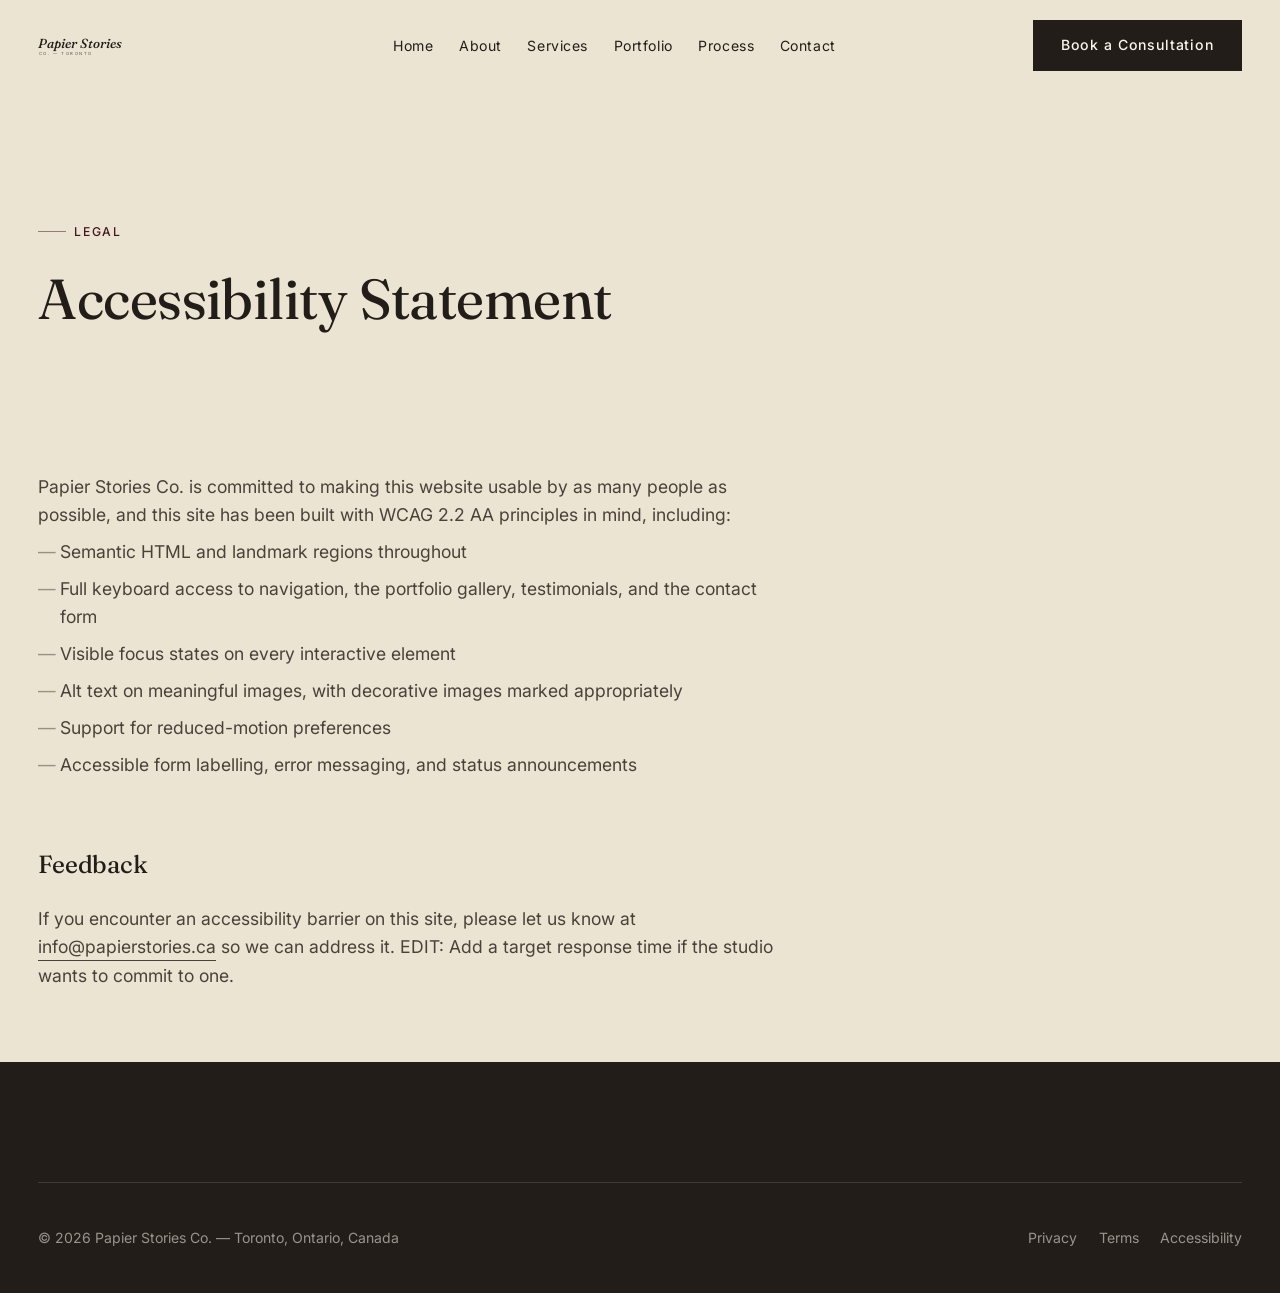
<file: accessibility.html>
<!DOCTYPE html>
<html lang="en">
<head>
  <meta charset="UTF-8">
  <meta name="viewport" content="width=device-width, initial-scale=1.0">
  <title>Accessibility | Papier Stories Co.</title>
  <meta name="description" content="Accessibility statement for the Papier Stories Co. website.">
  <link rel="canonical" href="https://www.papierstories.ca/accessibility.html">
  <meta name="robots" content="noindex">
  <link rel="icon" href="images/logo/papier-stories-mark.svg" type="image/svg+xml">
  <link rel="stylesheet" href="css/style.css">
  <link rel="stylesheet" href="css/components.css">
  <link rel="stylesheet" href="css/animations.css">
</head>
<body>
  <a class="skip-link" href="#main">Skip to content</a>
  <header class="site-header">
    <div class="site-header__inner">
      <a href="index.html" class="brand-mark" aria-label="Papier Stories Co., home">
        <svg width="360" height="64" viewBox="0 0 360 64" xmlns="http://www.w3.org/2000/svg"><text x="0" y="38" font-family="'Fraunces', Georgia, serif" font-size="30" font-style="italic" font-weight="500" fill="currentColor">Papier Stories</text><text x="2" y="54" font-family="'Inter', Arial, sans-serif" font-size="9.5" letter-spacing="3.5" fill="currentColor" opacity="0.72">CO. — TORONTO</text></svg>
      </a>
      <nav class="primary-nav" aria-label="Primary">
        <ul class="primary-nav__list">
          <li><a href="index.html">Home</a></li>
          <li><a href="about.html">About</a></li>
          <li><a href="services.html">Services</a></li>
          <li><a href="portfolio.html">Portfolio</a></li>
          <li><a href="process.html">Process</a></li>
          <li><a href="contact.html">Contact</a></li>
        </ul>
      </nav>
      <div class="header-actions">
        <a class="btn btn--primary" href="contact.html">Book a Consultation</a>
        <button class="menu-toggle" aria-label="Open menu" aria-expanded="false" aria-controls="mobileMenu"><span></span><span></span><span></span></button>
      </div>
    </div>
  </header>
  <nav class="mobile-menu" id="mobileMenu" aria-label="Mobile">
    <ul class="mobile-menu__list">
      <li><a href="index.html">Home</a></li><li><a href="about.html">About</a></li><li><a href="services.html">Services</a></li><li><a href="portfolio.html">Portfolio</a></li><li><a href="process.html">Process</a></li><li><a href="contact.html">Contact</a></li>
    </ul>
    <div class="mobile-menu__meta"><a href="tel:+19059062960">905-906-2960</a><a href="mailto:info@papierstories.ca">info@papierstories.ca</a></div>
  </nav>

  <main id="main">
    <section class="page-hero">
      <div class="wrap">
        <p class="label eyebrow-rule">Legal</p>
        <h1 style="font-size: var(--fs-h2); max-width: none;">Accessibility Statement</h1>
      </div>
    </section>
    <section class="section--tight">
      <div class="wrap legal-copy">
        <p>Papier Stories Co. is committed to making this website usable by as many people as possible, and this site has been built with WCAG 2.2 AA principles in mind, including:</p>
        <ul>
          <li>Semantic HTML and landmark regions throughout</li>
          <li>Full keyboard access to navigation, the portfolio gallery, testimonials, and the contact form</li>
          <li>Visible focus states on every interactive element</li>
          <li>Alt text on meaningful images, with decorative images marked appropriately</li>
          <li>Support for reduced-motion preferences</li>
          <li>Accessible form labelling, error messaging, and status announcements</li>
        </ul>
        <h2>Feedback</h2>
        <p>If you encounter an accessibility barrier on this site, please let us know at <a class="text-link" href="mailto:info@papierstories.ca">info@papierstories.ca</a> so we can address it. EDIT: Add a target response time if the studio wants to commit to one.</p>
      </div>
    </section>
  </main>

  <footer class="site-footer">
    <div class="wrap">
      <div class="footer-bottom" style="border-top: 1px solid rgba(250,246,236,0.14); padding-top: var(--space-md);">
        <p>&copy; <span data-year>2026</span> Papier Stories Co. &mdash; Toronto, Ontario, Canada</p>
        <div class="legal-links"><a href="privacy.html">Privacy</a><a href="terms.html">Terms</a><a href="accessibility.html" aria-current="page">Accessibility</a></div>
      </div>
    </div>
  </footer>

  <script src="js/config.js"></script>
  <script src="js/navigation.js"></script>
  <script src="js/animations.js"></script>
  <script src="js/main.js"></script>
  <script src="js/page-init.js"></script>
</body>
</html>
</file>
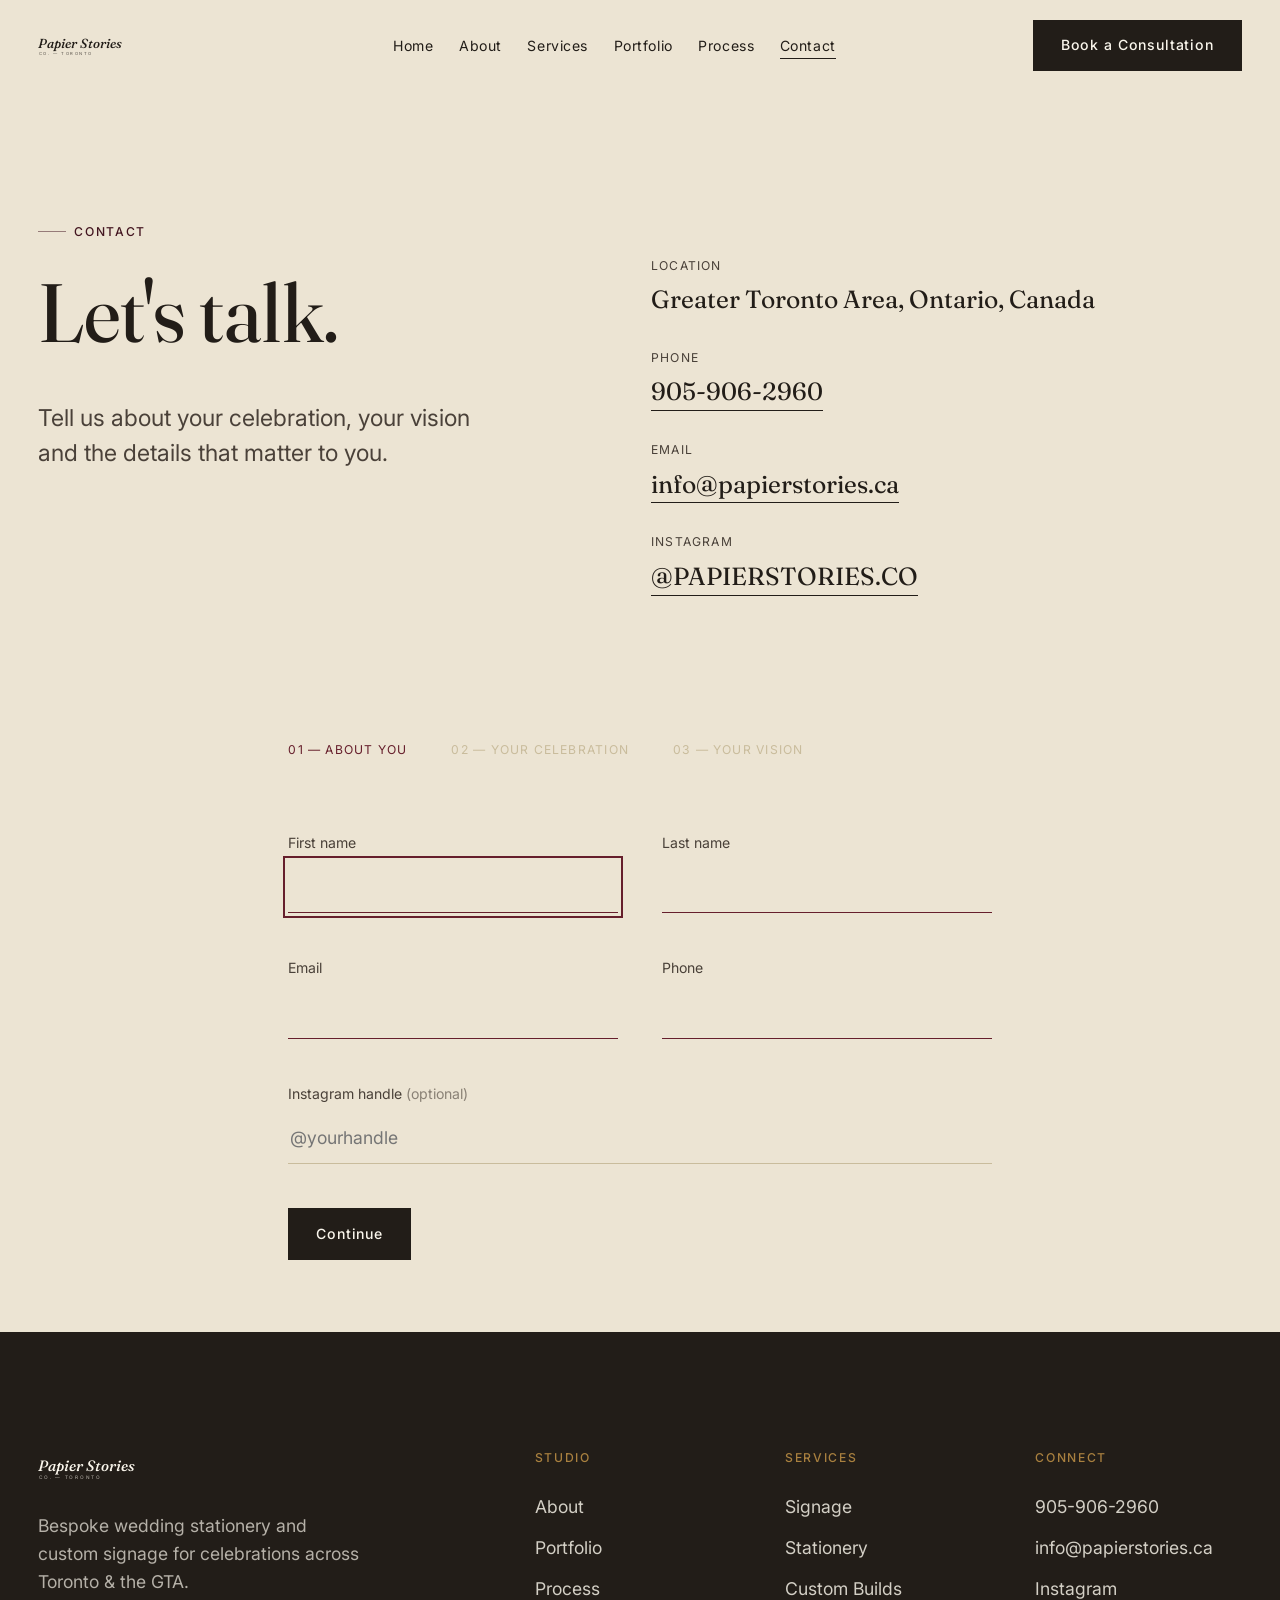
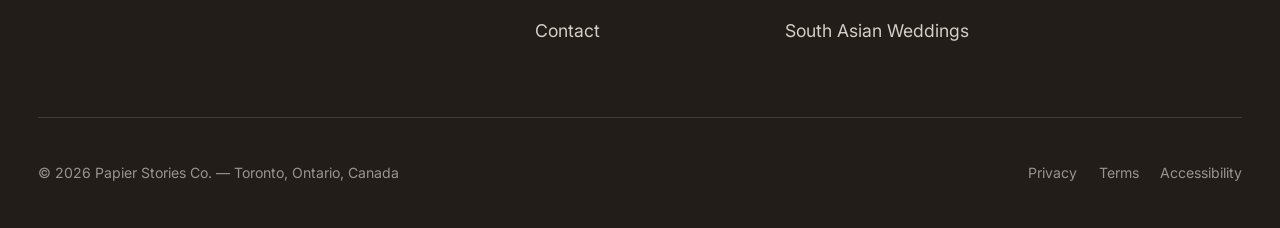
<file: contact.html>
<!DOCTYPE html>
<html lang="en">
<head>
  <meta charset="UTF-8">
  <meta name="viewport" content="width=device-width, initial-scale=1.0">
  <title>Contact | Papier Stories Co. — Book a Consultation</title>
  <meta name="description" content="Tell us about your celebration and your vision. Papier Stories Co. serves couples across Toronto & the Greater Toronto Area.">
  <link rel="canonical" href="https://www.papierstories.ca/contact.html">
  <meta property="og:type" content="website">
  <meta property="og:title" content="Contact Papier Stories Co.">
  <meta property="og:description" content="Let's talk about your celebration.">
  <link rel="icon" href="images/logo/papier-stories-mark.svg" type="image/svg+xml">
  <link rel="stylesheet" href="css/style.css">
  <link rel="stylesheet" href="css/components.css">
  <link rel="stylesheet" href="css/animations.css">
</head>
<body>
  <a class="skip-link" href="#main">Skip to content</a>

  <header class="site-header">
    <div class="site-header__inner">
      <a href="index.html" class="brand-mark" aria-label="Papier Stories Co., home">
        <svg width="360" height="64" viewBox="0 0 360 64" xmlns="http://www.w3.org/2000/svg"><text x="0" y="38" font-family="'Fraunces', Georgia, serif" font-size="30" font-style="italic" font-weight="500" fill="currentColor">Papier Stories</text><text x="2" y="54" font-family="'Inter', Arial, sans-serif" font-size="9.5" letter-spacing="3.5" fill="currentColor" opacity="0.72">CO. — TORONTO</text></svg>
      </a>
      <nav class="primary-nav" aria-label="Primary">
        <ul class="primary-nav__list">
          <li><a href="index.html">Home</a></li>
          <li><a href="about.html">About</a></li>
          <li><a href="services.html">Services</a></li>
          <li><a href="portfolio.html">Portfolio</a></li>
          <li><a href="process.html">Process</a></li>
          <li><a href="contact.html" aria-current="page">Contact</a></li>
        </ul>
      </nav>
      <div class="header-actions">
        <a class="btn btn--primary" href="contact.html">Book a Consultation</a>
        <button class="menu-toggle" aria-label="Open menu" aria-expanded="false" aria-controls="mobileMenu"><span></span><span></span><span></span></button>
      </div>
    </div>
  </header>

  <nav class="mobile-menu" id="mobileMenu" aria-label="Mobile">
    <ul class="mobile-menu__list">
      <li><a href="index.html">Home</a></li>
      <li><a href="about.html">About</a></li>
      <li><a href="services.html">Services</a></li>
      <li><a href="portfolio.html">Portfolio</a></li>
      <li><a href="process.html">Process</a></li>
      <li><a href="contact.html">Contact</a></li>
      <li><a href="https://instagram.com/papierstories.co" target="_blank" rel="noopener">Instagram</a></li>
    </ul>
    <div class="mobile-menu__meta">
      <a href="tel:+19059062960">905-906-2960</a>
      <a href="mailto:info@papierstories.ca">info@papierstories.ca</a>
    </div>
  </nav>

  <main id="main">
    <section class="page-hero">
      <div class="wrap contact-grid">
      <div data-reveal-group>
        <p class="label eyebrow-rule" data-reveal style="--i: 0;">Contact</p>
        <h1 data-reveal style="--i: 1;">Let's talk.</h1>
        <p class="lede" data-reveal style="--i: 2;">
          Tell us about your celebration, your vision and the details that matter to you.
        </p>
      </div>

        <div class="contact-details" data-reveal>

          <dl>
            <div><dt>Location</dt><dd data-config="location">Greater Toronto Area, Ontario, Canada</dd></div>
            <div><dt>Phone</dt><dd><a class="text-link" href="tel:+19059062960" data-config="phone">905-906-2960</a></dd></div>
            <div><dt>Email</dt><dd><a class="text-link" href="mailto:info@papierstories.ca" data-config="email">info@papierstories.ca</a></dd></div>
            <div><dt>Instagram</dt><dd><a class="text-link" href="https://instagram.com/papierstories.co" target="_blank" rel="noopener" data-config="instagramHandle">@PAPIERSTORIES.CO</a></dd></div>
          </dl>
        </div>
      </div>
    </section>

    <section class="section--tight" id="consultation-form">
      <div class="wrap" data-reveal style="max-width: 780px;">
        <div class="form-steps__meta">
          <span class="is-active">01 — About You</span>
          <span>02 — Your Celebration</span>
          <span>03 — Your Vision</span>
        </div>

        <form id="contactForm" novalidate>
          <!-- STEP 1 -->
          <div data-step="0">
            <div class="field-row field-row--2">
              <div class="field">
                <label for="firstName">First name</label>
                <input type="text" id="firstName" name="firstName" required autocomplete="given-name">
                <p class="field__error">Please enter your first name.</p>
              </div>
              <div class="field">
                <label for="lastName">Last name</label>
                <input type="text" id="lastName" name="lastName" required autocomplete="family-name">
                <p class="field__error">Please enter your last name.</p>
              </div>
            </div>
            <div class="field-row field-row--2">
              <div class="field">
                <label for="email">Email</label>
                <input type="email" id="email" name="email" required autocomplete="email">
                <p class="field__error">Please enter a valid email address.</p>
              </div>
              <div class="field">
                <label for="phone">Phone</label>
                <input type="tel" id="phone" name="phone" required autocomplete="tel">
                <p class="field__error">Please enter a phone number.</p>
              </div>
            </div>
            <div class="field">
              <label for="instagram">Instagram handle <span style="opacity:.6;">(optional)</span></label>
              <input type="text" id="instagram" name="instagram" placeholder="@yourhandle">
            </div>
            <button type="button" class="btn btn--primary" data-step-next>Continue</button>
          </div>

          <!-- STEP 2 -->
          <div data-step="1" hidden>
            <div class="field-row field-row--2">
              <div class="field">
                <label for="eventDate">Event date</label>
                <input type="date" id="eventDate" name="eventDate" required>
                <p class="field__error">Please select your event date (an estimate is fine).</p>
              </div>
              <div class="field">
                <label for="eventType">Event type</label>
                <select id="eventType" name="eventType" required>
                  <option value="" disabled selected>Select one</option>
                  <option>Wedding ceremony &amp; reception</option>
                  <option>Ceremony only</option>
                  <option>Reception only</option>
                  <option>Engagement celebration</option>
                  <option>Multi-day celebration</option>
                  <option>Other</option>
                </select>
                <p class="field__error">Please select an event type.</p>
              </div>
            </div>
            <div class="field-row field-row--2">
              <div class="field">
                <label for="stage">Stage of planning</label>
                <select id="stage" name="stage" required>
                  <option value="" disabled selected>Select one</option>
                  <option>Just getting started</option>
                  <option>Venue booked, details in progress</option>
                  <option>Finalizing details</option>
                  <option>Less than 3 months away</option>
                </select>
                <p class="field__error">Please select your planning stage.</p>
              </div>
              <div class="field">
                <label for="queryType">Type of query</label>
                <select id="queryType" name="queryType" required>
                  <option value="" disabled selected>Select one</option>
                  <option>General inquiry</option>
                  <option>Custom quote request</option>
                  <option>Availability check</option>
                  <option>Existing order</option>
                  <option>Other</option>
                </select>
                <p class="field__error">Please select a query type.</p>
              </div>
            </div>
            <div style="display:flex; gap: 1rem;">
              <button type="button" class="btn btn--ghost" data-step-prev>Back</button>
              <button type="button" class="btn btn--primary" data-step-next>Continue</button>
            </div>
          </div>

          <!-- STEP 3 -->
          <div data-step="2" hidden>
            <div class="field">
              <label>Services you're interested in</label>
              <div class="chip-group" role="group" aria-label="Services interested in">
                <label class="chip"><input type="checkbox" name="services" value="Signage"> Signage</label>
                <label class="chip"><input type="checkbox" name="services" value="Signage + Florals"> Signage + Florals</label>
                <label class="chip"><input type="checkbox" name="services" value="Custom Art Installations"> Custom Art Installations</label>
                <label class="chip"><input type="checkbox" name="services" value="Personalized Seating Charts"> Seating Charts</label>
                <label class="chip"><input type="checkbox" name="services" value="Prints + Invitations"> Prints + Invitations</label>
                <label class="chip"><input type="checkbox" name="services" value="Not sure yet"> Not sure yet</label>
              </div>
            </div>
            <div class="field">
              <label for="budget">Budget range <span style="opacity:.6;">(optional)</span></label>
              <select id="budget" name="budget">
                <option value="" selected>Prefer not to say</option>
                <option>Under $1,000</option>
                <option>$1,000 – $2,500</option>
                <option>$2,500 – $5,000</option>
                <option>$5,000+</option>
              </select>
            </div>
            <div class="field">
              <label for="message">How can we help?</label>
              <textarea id="message" name="message" required placeholder="Tell us about your celebration, your aesthetic, and anything else we should know."></textarea>
              <p class="field__error">Please share a few details so we can help.</p>
            </div>
            <div class="checkbox-field field">
              <input type="checkbox" id="consent" name="consent" required>
              <label for="consent">I consent to Papier Stories Co. contacting me about my inquiry. Submitting this form does not create any professional or legal relationship.</label>
              <p class="field__error">Please provide consent to continue.</p>
            </div>
            <div style="display:flex; gap: 1rem;">
              <button type="button" class="btn btn--ghost" data-step-prev>Back</button>
              <button type="submit" class="btn btn--primary">Send Message</button>
            </div>
          </div>

          <div class="form-status" id="formStatus" role="status" aria-live="polite"></div>
        </form>
      </div>
    </section>
  </main>

  <footer class="site-footer">
    <div class="wrap">
      <div class="footer-top">
        <div class="footer-brand">
          <a href="index.html" class="brand-mark" aria-label="Papier Stories Co., home">
            <svg width="360" height="64" viewBox="0 0 360 64" xmlns="http://www.w3.org/2000/svg"><text x="0" y="38" font-family="'Fraunces', Georgia, serif" font-size="30" font-style="italic" font-weight="500" fill="currentColor">Papier Stories</text><text x="2" y="54" font-family="'Inter', Arial, sans-serif" font-size="9.5" letter-spacing="3.5" fill="currentColor" opacity="0.72">CO. — TORONTO</text></svg>
          </a>
          <p>Bespoke wedding stationery and custom signage for celebrations across Toronto &amp; the GTA.</p>
        </div>
        <div class="footer-cols">
          <div class="footer-col"><h4>Studio</h4><ul><li><a href="about.html">About</a></li><li><a href="portfolio.html">Portfolio</a></li><li><a href="process.html">Process</a></li><li><a href="contact.html">Contact</a></li></ul></div>
          <div class="footer-col"><h4>Services</h4><ul><li><a href="services/signage.html">Signage</a></li><li><a href="services/stationery.html">Stationery</a></li><li><a href="services/custom-builds.html">Custom Builds</a></li><li><a href="services/south-asian-weddings.html">South Asian Weddings</a></li></ul></div>
          <div class="footer-col"><h4>Connect</h4><ul><li><a href="tel:+19059062960">905-906-2960</a></li><li><a href="mailto:info@papierstories.ca">info@papierstories.ca</a></li><li><a href="https://instagram.com/papierstories.co" target="_blank" rel="noopener">Instagram</a></li></ul></div>
        </div>
      </div>
      <div class="footer-bottom">
        <p>&copy; <span data-year>2026</span> Papier Stories Co. &mdash; Toronto, Ontario, Canada</p>
        <div class="legal-links"><a href="privacy.html">Privacy</a><a href="terms.html">Terms</a><a href="accessibility.html">Accessibility</a></div>
      </div>
    </div>
  </footer>

  <script src="js/config.js"></script>
  <script src="js/navigation.js"></script>
  <script src="js/animations.js"></script>
  <script src="js/forms.js"></script>
  <script src="js/main.js"></script>
  <script src="js/page-init.js"></script>
</body>
</html>
</file>
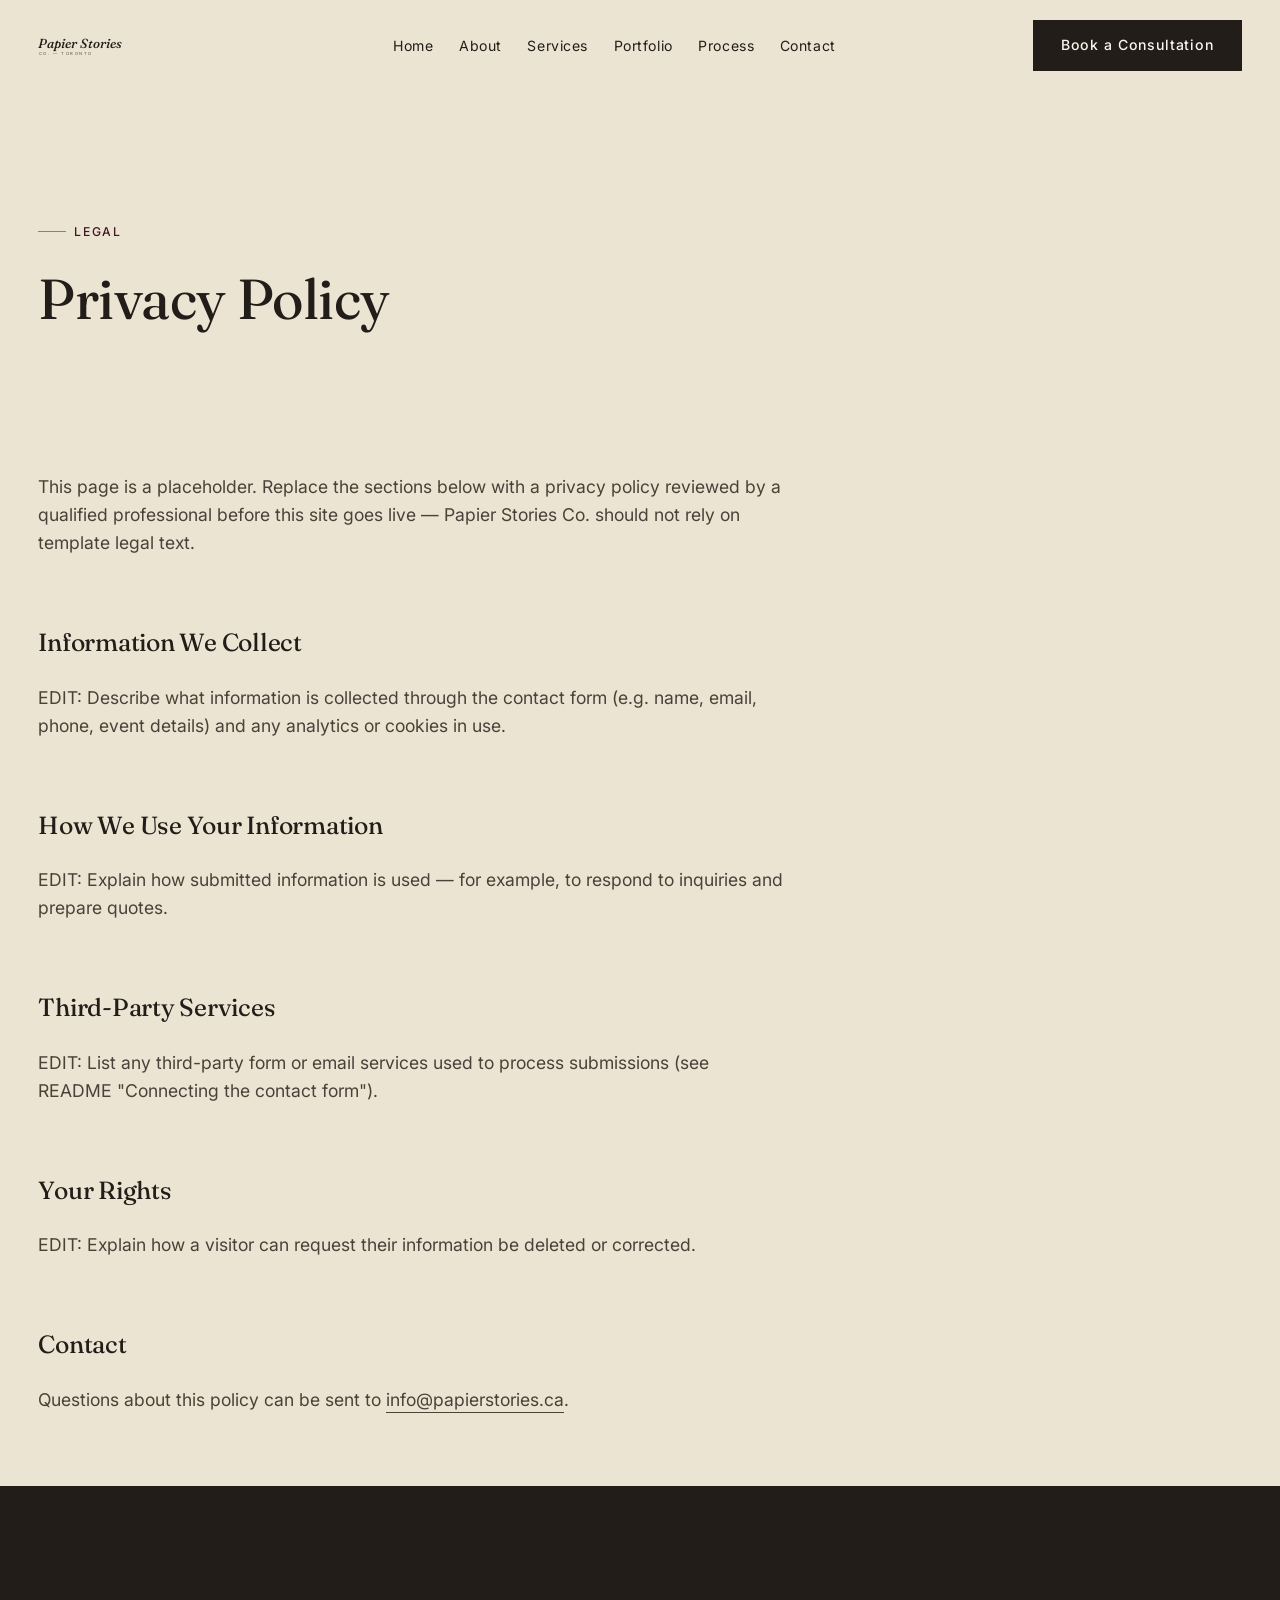
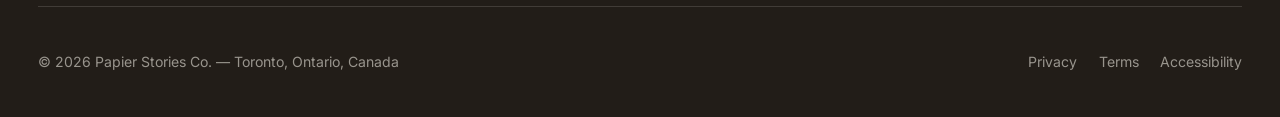
<file: privacy.html>
<!DOCTYPE html>
<html lang="en">
<head>
  <meta charset="UTF-8">
  <meta name="viewport" content="width=device-width, initial-scale=1.0">
  <title>Privacy Policy | Papier Stories Co.</title>
  <meta name="description" content="Privacy policy for Papier Stories Co.">
  <link rel="canonical" href="https://www.papierstories.ca/privacy.html">
  <meta name="robots" content="noindex">
  <link rel="icon" href="images/logo/papier-stories-mark.svg" type="image/svg+xml">
  <link rel="stylesheet" href="css/style.css">
  <link rel="stylesheet" href="css/components.css">
  <link rel="stylesheet" href="css/animations.css">
</head>
<body>
  <a class="skip-link" href="#main">Skip to content</a>
  <header class="site-header">
    <div class="site-header__inner">
      <a href="index.html" class="brand-mark" aria-label="Papier Stories Co., home">
        <svg width="360" height="64" viewBox="0 0 360 64" xmlns="http://www.w3.org/2000/svg"><text x="0" y="38" font-family="'Fraunces', Georgia, serif" font-size="30" font-style="italic" font-weight="500" fill="currentColor">Papier Stories</text><text x="2" y="54" font-family="'Inter', Arial, sans-serif" font-size="9.5" letter-spacing="3.5" fill="currentColor" opacity="0.72">CO. — TORONTO</text></svg>
      </a>
      <nav class="primary-nav" aria-label="Primary">
        <ul class="primary-nav__list">
          <li><a href="index.html">Home</a></li>
          <li><a href="about.html">About</a></li>
          <li><a href="services.html">Services</a></li>
          <li><a href="portfolio.html">Portfolio</a></li>
          <li><a href="process.html">Process</a></li>
          <li><a href="contact.html">Contact</a></li>
        </ul>
      </nav>
      <div class="header-actions">
        <a class="btn btn--primary" href="contact.html">Book a Consultation</a>
        <button class="menu-toggle" aria-label="Open menu" aria-expanded="false" aria-controls="mobileMenu"><span></span><span></span><span></span></button>
      </div>
    </div>
  </header>
  <nav class="mobile-menu" id="mobileMenu" aria-label="Mobile">
    <ul class="mobile-menu__list">
      <li><a href="index.html">Home</a></li><li><a href="about.html">About</a></li><li><a href="services.html">Services</a></li><li><a href="portfolio.html">Portfolio</a></li><li><a href="process.html">Process</a></li><li><a href="contact.html">Contact</a></li>
    </ul>
    <div class="mobile-menu__meta"><a href="tel:+19059062960">905-906-2960</a><a href="mailto:info@papierstories.ca">info@papierstories.ca</a></div>
  </nav>

  <main id="main">
    <section class="page-hero">
      <div class="wrap">
        <p class="label eyebrow-rule">Legal</p>
        <h1 style="font-size: var(--fs-h2); max-width: none;">Privacy Policy</h1>
      </div>
    </section>
    <section class="section--tight">
      <div class="wrap legal-copy">
        <p>This page is a placeholder. Replace the sections below with a privacy policy reviewed by a qualified professional before this site goes live — Papier Stories Co. should not rely on template legal text.</p>

        <h2>Information We Collect</h2>
        <p>EDIT: Describe what information is collected through the contact form (e.g. name, email, phone, event details) and any analytics or cookies in use.</p>

        <h2>How We Use Your Information</h2>
        <p>EDIT: Explain how submitted information is used — for example, to respond to inquiries and prepare quotes.</p>

        <h2>Third-Party Services</h2>
        <p>EDIT: List any third-party form or email services used to process submissions (see README "Connecting the contact form").</p>

        <h2>Your Rights</h2>
        <p>EDIT: Explain how a visitor can request their information be deleted or corrected.</p>

        <h2>Contact</h2>
        <p>Questions about this policy can be sent to <a class="text-link" href="mailto:info@papierstories.ca">info@papierstories.ca</a>.</p>
      </div>
    </section>
  </main>

  <footer class="site-footer">
    <div class="wrap">
      <div class="footer-bottom" style="border-top: 1px solid rgba(250,246,236,0.14); padding-top: var(--space-md);">
        <p>&copy; <span data-year>2026</span> Papier Stories Co. &mdash; Toronto, Ontario, Canada</p>
        <div class="legal-links"><a href="privacy.html" aria-current="page">Privacy</a><a href="terms.html">Terms</a><a href="accessibility.html">Accessibility</a></div>
      </div>
    </div>
  </footer>

  <script src="js/config.js"></script>
  <script src="js/navigation.js"></script>
  <script src="js/animations.js"></script>
  <script src="js/main.js"></script>
  <script src="js/page-init.js"></script>

</body>
</html>
</file>
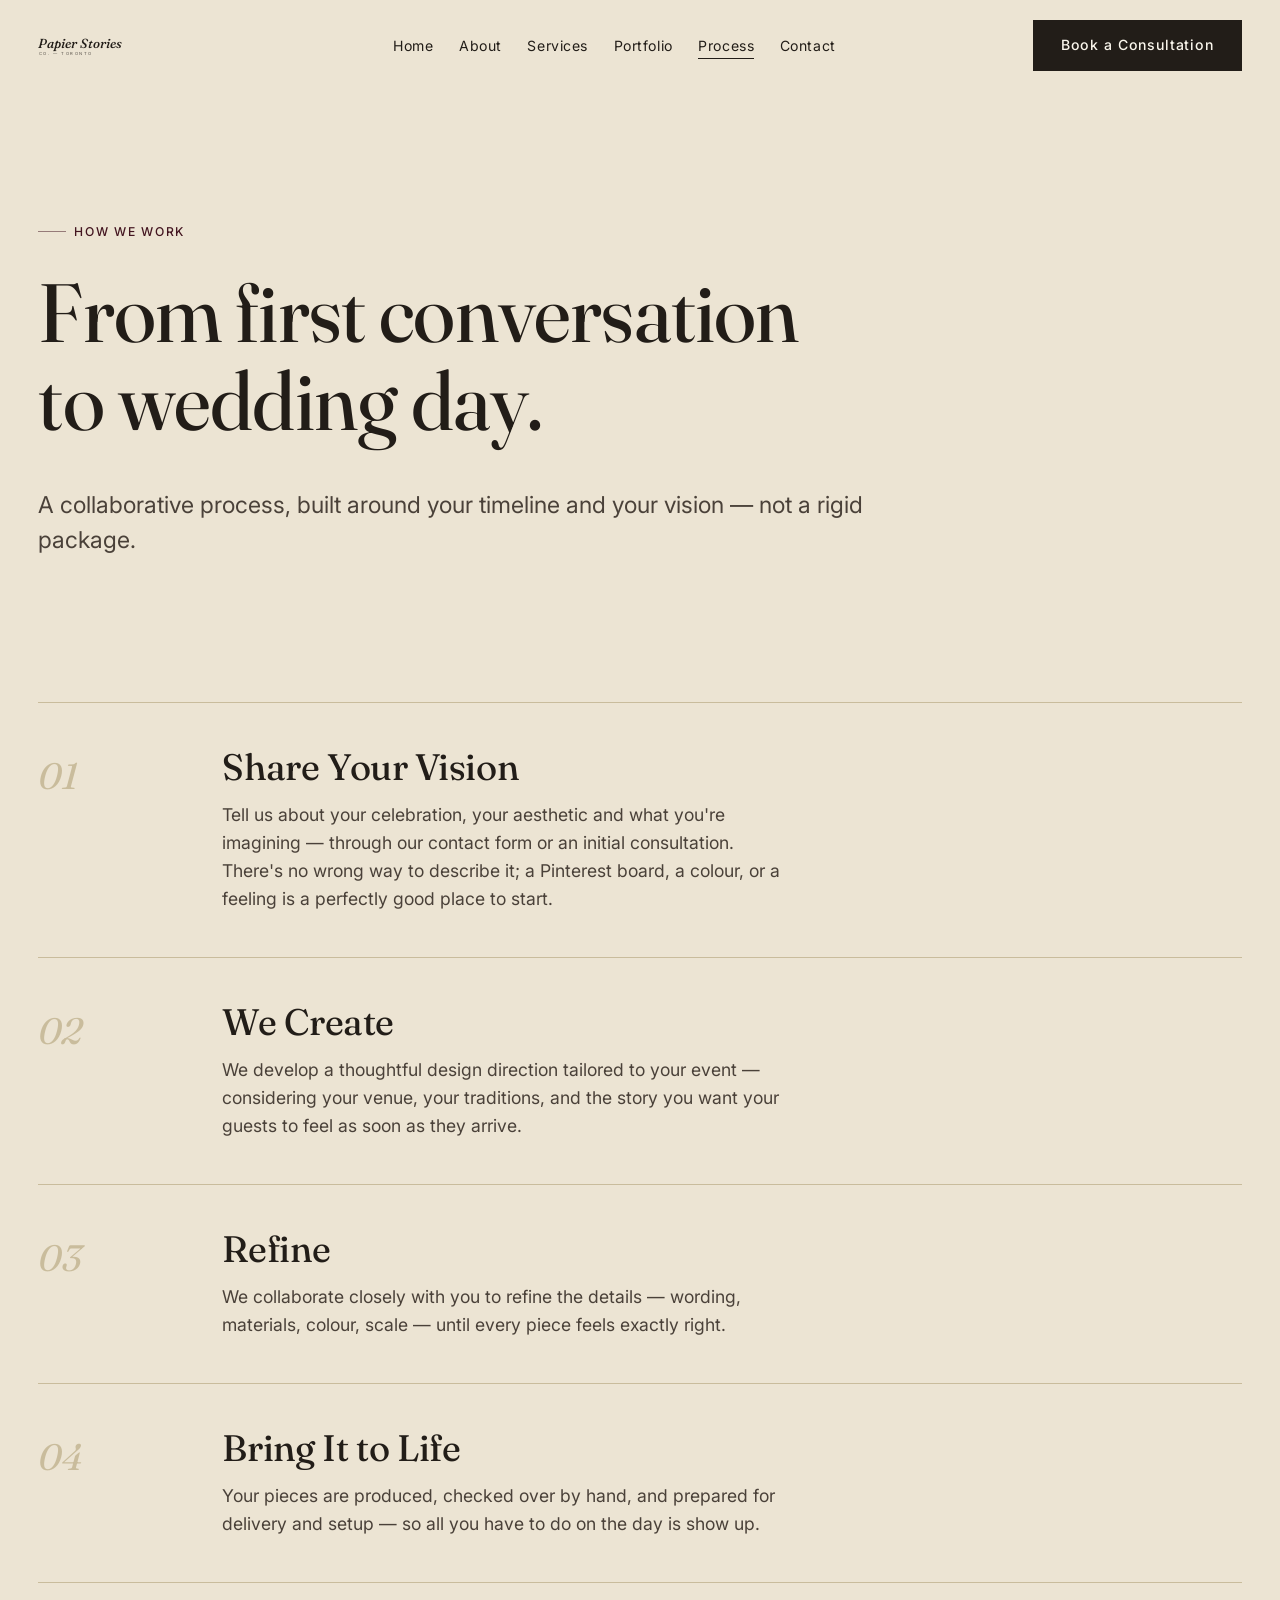
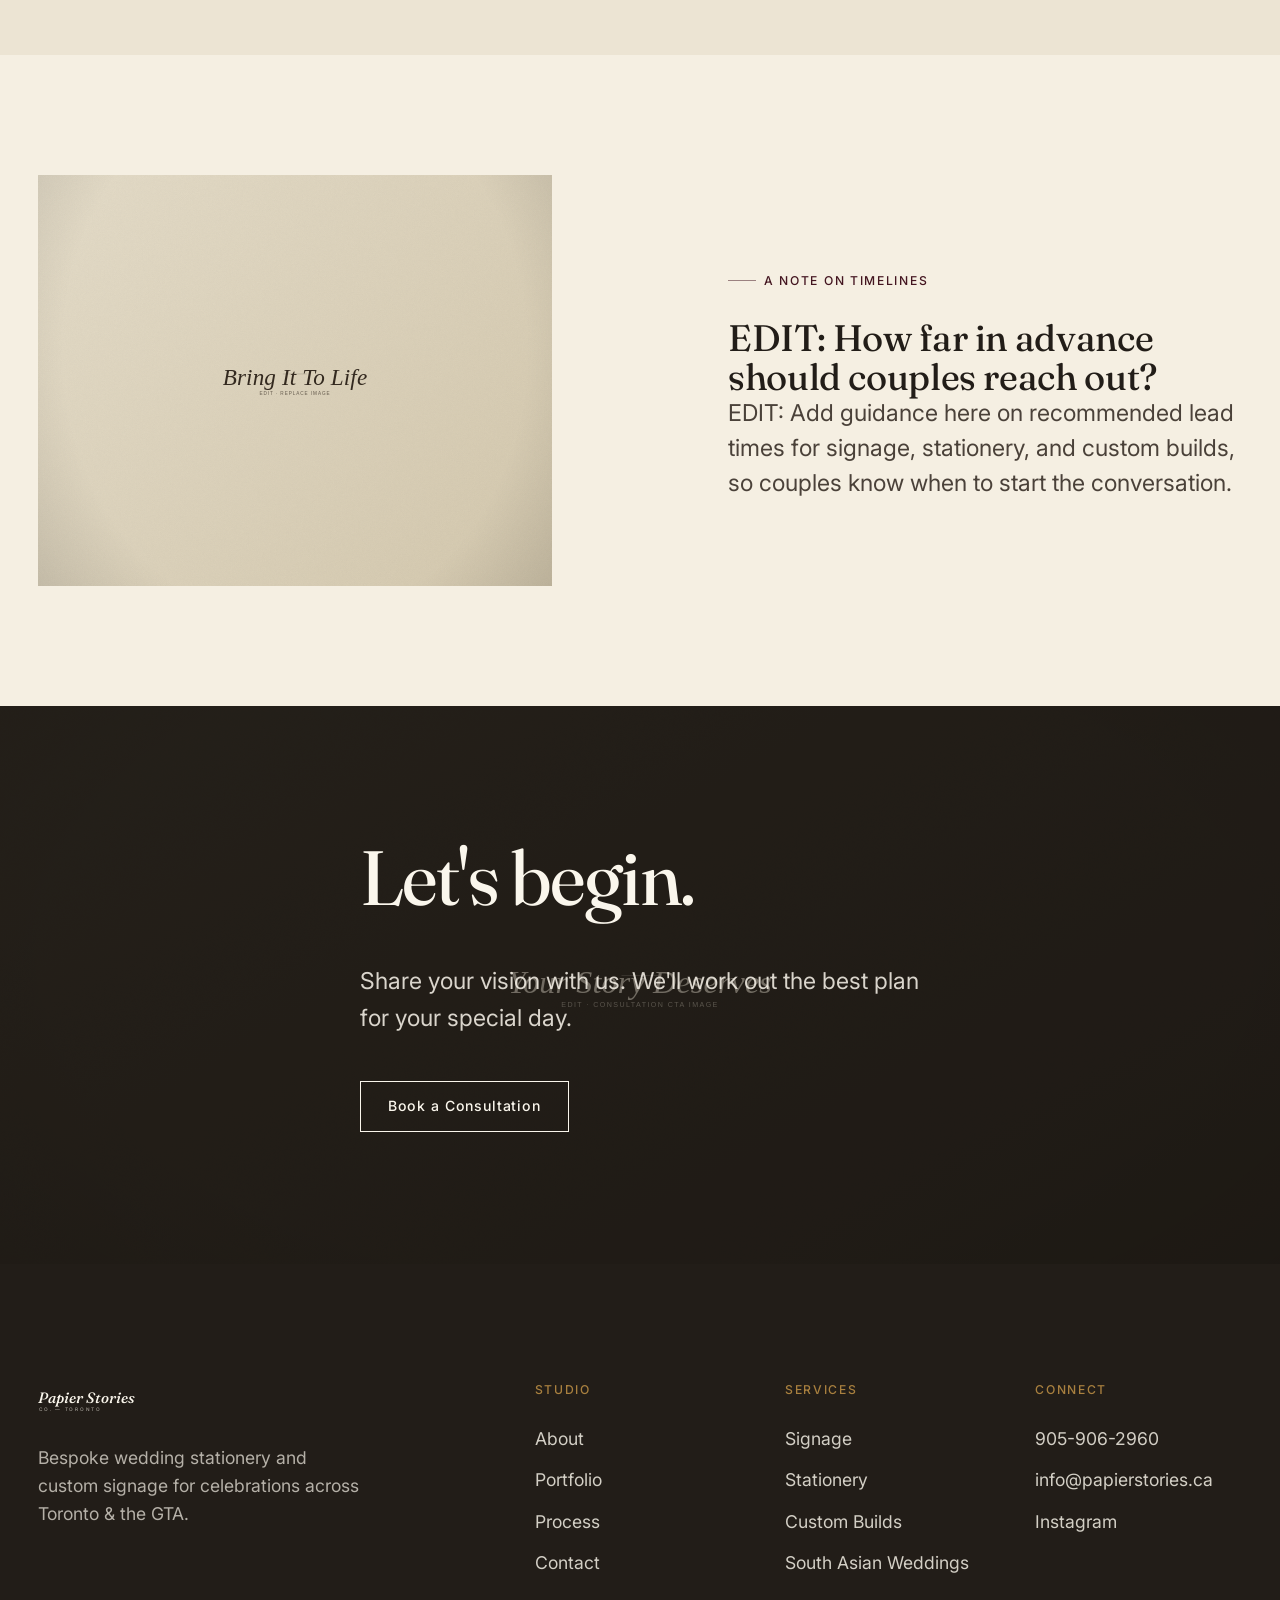
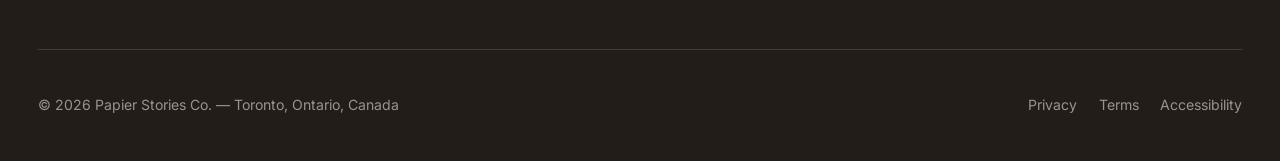
<file: process.html>
<!DOCTYPE html>
<html lang="en">
<head>
  <meta charset="UTF-8">
  <meta name="viewport" content="width=device-width, initial-scale=1.0">
  <title>Process | Papier Stories Co. — Toronto Wedding Stationery &amp; Signage</title>
  <meta name="description" content="From first conversation to wedding day — how Papier Stories Co. designs and produces custom wedding signage and stationery.">
  <link rel="canonical" href="https://www.papierstories.ca/process.html">
  <meta property="og:type" content="website">
  <meta property="og:title" content="Our Process | Papier Stories Co.">
  <meta property="og:description" content="From first conversation to wedding day.">
  <meta property="og:image" content="images/general/process-01.svg">
  <link rel="icon" href="images/logo/papier-stories-mark.svg" type="image/svg+xml">
  <link rel="stylesheet" href="css/style.css">
  <link rel="stylesheet" href="css/components.css">
  <link rel="stylesheet" href="css/animations.css">
</head>
<body>
  <a class="skip-link" href="#main">Skip to content</a>

  <header class="site-header">
    <div class="site-header__inner">
      <a href="index.html" class="brand-mark" aria-label="Papier Stories Co., home">
        <svg width="360" height="64" viewBox="0 0 360 64" xmlns="http://www.w3.org/2000/svg"><text x="0" y="38" font-family="'Fraunces', Georgia, serif" font-size="30" font-style="italic" font-weight="500" fill="currentColor">Papier Stories</text><text x="2" y="54" font-family="'Inter', Arial, sans-serif" font-size="9.5" letter-spacing="3.5" fill="currentColor" opacity="0.72">CO. — TORONTO</text></svg>
      </a>
      <nav class="primary-nav" aria-label="Primary">
        <ul class="primary-nav__list">
          <li><a href="index.html">Home</a></li>
          <li><a href="about.html">About</a></li>
          <li><a href="services.html">Services</a></li>
          <li><a href="portfolio.html">Portfolio</a></li>
          <li><a href="process.html" aria-current="page">Process</a></li>
          <li><a href="contact.html">Contact</a></li>
        </ul>
      </nav>
      <div class="header-actions">
        <a class="btn btn--primary" href="contact.html">Book a Consultation</a>
        <button class="menu-toggle" aria-label="Open menu" aria-expanded="false" aria-controls="mobileMenu"><span></span><span></span><span></span></button>
      </div>
    </div>
  </header>

  <nav class="mobile-menu" id="mobileMenu" aria-label="Mobile">
    <ul class="mobile-menu__list">
      <li><a href="index.html">Home</a></li>
      <li><a href="about.html">About</a></li>
      <li><a href="services.html">Services</a></li>
      <li><a href="portfolio.html">Portfolio</a></li>
      <li><a href="process.html">Process</a></li>
      <li><a href="contact.html">Contact</a></li>
      <li><a href="https://instagram.com/papierstories.co" target="_blank" rel="noopener">Instagram</a></li>
    </ul>
    <div class="mobile-menu__meta">
      <a href="tel:+19059062960">905-906-2960</a>
      <a href="mailto:info@papierstories.ca">info@papierstories.ca</a>
    </div>
  </nav>

  <main id="main">
    <section class="page-hero">
      <div class="wrap">
        <p class="label eyebrow-rule" data-reveal>How We Work</p>
        <h1 data-reveal>From first conversation to wedding day.</h1>
        <p class="lede" data-reveal>A collaborative process, built around your timeline and your vision — not a rigid package.</p>
      </div>
    </section>

    <section class="section--tight">
      <div class="wrap">
        <div class="process-list">
          <div class="process-step" data-reveal>
            <span class="process-step__num" data-reveal>01</span>
            <div>
              <h3 class="process-step__title">Share Your Vision</h3>
              <p class="process-step__desc">Tell us about your celebration, your aesthetic and what you're imagining — through our contact form or an initial consultation. There's no wrong way to describe it; a Pinterest board, a colour, or a feeling is a perfectly good place to start.</p>
            </div>
          </div>
          <div class="process-step" data-reveal>
            <span class="process-step__num" data-reveal>02</span>
            <div>
              <h3 class="process-step__title">We Create</h3>
              <p class="process-step__desc">We develop a thoughtful design direction tailored to your event — considering your venue, your traditions, and the story you want your guests to feel as soon as they arrive.</p>
            </div>
          </div>
          <div class="process-step" data-reveal>
            <span class="process-step__num" data-reveal>03</span>
            <div>
              <h3 class="process-step__title">Refine</h3>
              <p class="process-step__desc">We collaborate closely with you to refine the details — wording, materials, colour, scale — until every piece feels exactly right.</p>
            </div>
          </div>
          <div class="process-step" data-reveal>
            <span class="process-step__num" data-reveal>04</span>
            <div>
              <h3 class="process-step__title">Bring It to Life</h3>
              <p class="process-step__desc">Your pieces are produced, checked over by hand, and prepared for delivery and setup — so all you have to do on the day is show up.</p>
            </div>
          </div>
        </div>
      </div>
    </section>

    <section class="section section--panel">
      <div class="wrap statement statement--flip">
        <div class="figure figure--wide mask-reveal" data-reveal="fade">
          <!-- EDIT: Replace with a real in-progress design or production photo -->
          <img src="images/general/process-02.svg" alt="EDIT: Pieces being prepared ahead of a wedding day.">
        </div>
        <div data-reveal>
          <p class="label eyebrow-rule">A Note on Timelines</p>
          <h2 style="margin-top: var(--space-sm); font-size: var(--fs-h3);">EDIT: How far in advance should couples reach out?</h2>
          <p class="lede">EDIT: Add guidance here on recommended lead times for signage, stationery, and custom builds, so couples know when to start the conversation.</p>
        </div>
      </div>
    </section>

    <section class="cta-band">
      <div class="cta-band__media"><img src="images/general/cta-consultation.svg" alt=""></div>
      <div class="wrap">
        <div class="cta-band__body" data-reveal>
          <p class="display">Let's begin.</p>
          <p class="lede">Share your vision with us. We'll work out the best plan for your special day.</p>
          <a class="btn btn--on-dark" href="contact.html">Book a Consultation</a>
        </div>
      </div>
    </section>
  </main>

  <footer class="site-footer">
    <div class="wrap">
      <div class="footer-top">
        <div class="footer-brand">
          <a href="index.html" class="brand-mark" aria-label="Papier Stories Co., home">
            <svg width="360" height="64" viewBox="0 0 360 64" xmlns="http://www.w3.org/2000/svg"><text x="0" y="38" font-family="'Fraunces', Georgia, serif" font-size="30" font-style="italic" font-weight="500" fill="currentColor">Papier Stories</text><text x="2" y="54" font-family="'Inter', Arial, sans-serif" font-size="9.5" letter-spacing="3.5" fill="currentColor" opacity="0.72">CO. — TORONTO</text></svg>
          </a>
          <p>Bespoke wedding stationery and custom signage for celebrations across Toronto &amp; the GTA.</p>
        </div>
        <div class="footer-cols">
          <div class="footer-col"><h4>Studio</h4><ul><li><a href="about.html">About</a></li><li><a href="portfolio.html">Portfolio</a></li><li><a href="process.html">Process</a></li><li><a href="contact.html">Contact</a></li></ul></div>
          <div class="footer-col"><h4>Services</h4><ul><li><a href="services/signage.html">Signage</a></li><li><a href="services/stationery.html">Stationery</a></li><li><a href="services/custom-builds.html">Custom Builds</a></li><li><a href="services/south-asian-weddings.html">South Asian Weddings</a></li></ul></div>
          <div class="footer-col"><h4>Connect</h4><ul><li><a href="tel:+19059062960">905-906-2960</a></li><li><a href="mailto:info@papierstories.ca">info@papierstories.ca</a></li><li><a href="https://instagram.com/papierstories.co" target="_blank" rel="noopener">Instagram</a></li></ul></div>
        </div>
      </div>
      <div class="footer-bottom">
        <p>&copy; <span data-year>2026</span> Papier Stories Co. &mdash; Toronto, Ontario, Canada</p>
        <div class="legal-links"><a href="privacy.html">Privacy</a><a href="terms.html">Terms</a><a href="accessibility.html">Accessibility</a></div>
      </div>
    </div>
  </footer>

  <script src="js/config.js"></script>
  <script src="js/navigation.js"></script>
  <script src="js/animations.js"></script>
  <script src="js/main.js"></script>
  <script src="js/page-init.js"></script>

</body>
</html>
</file>
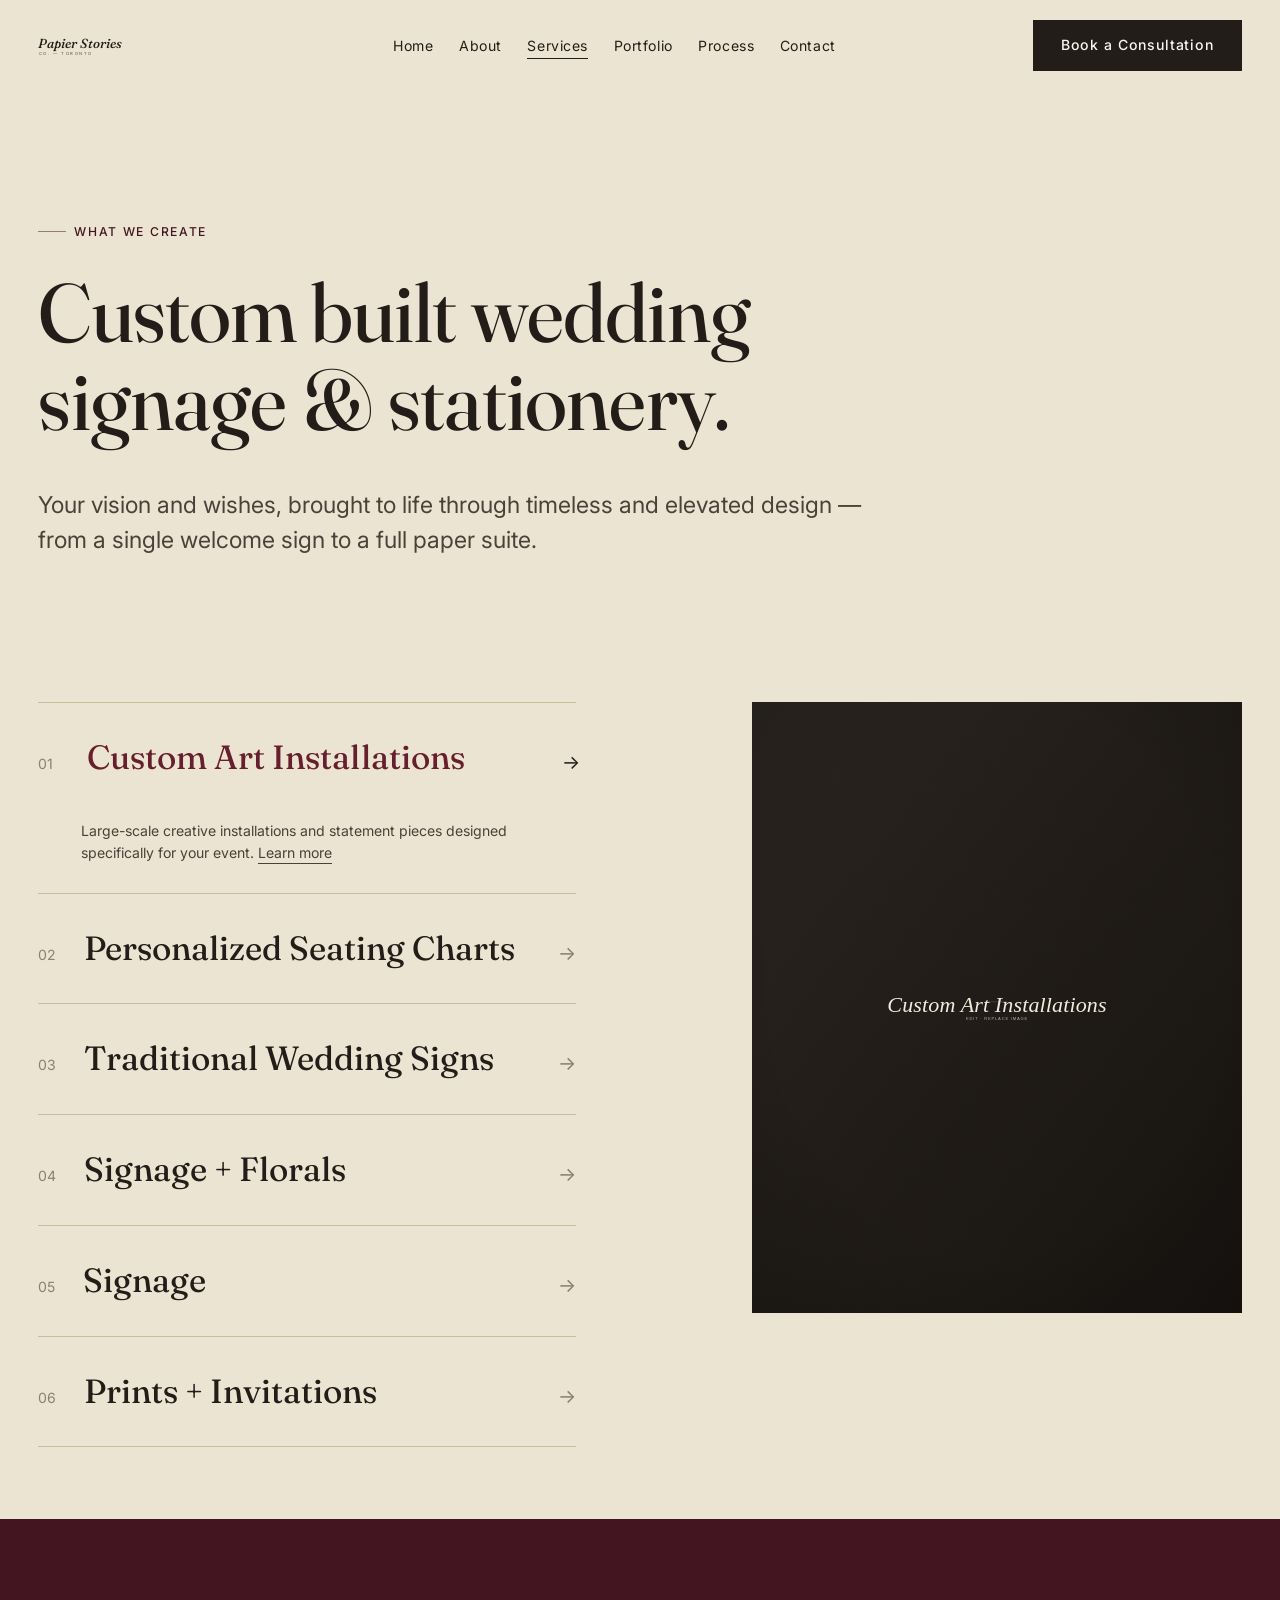
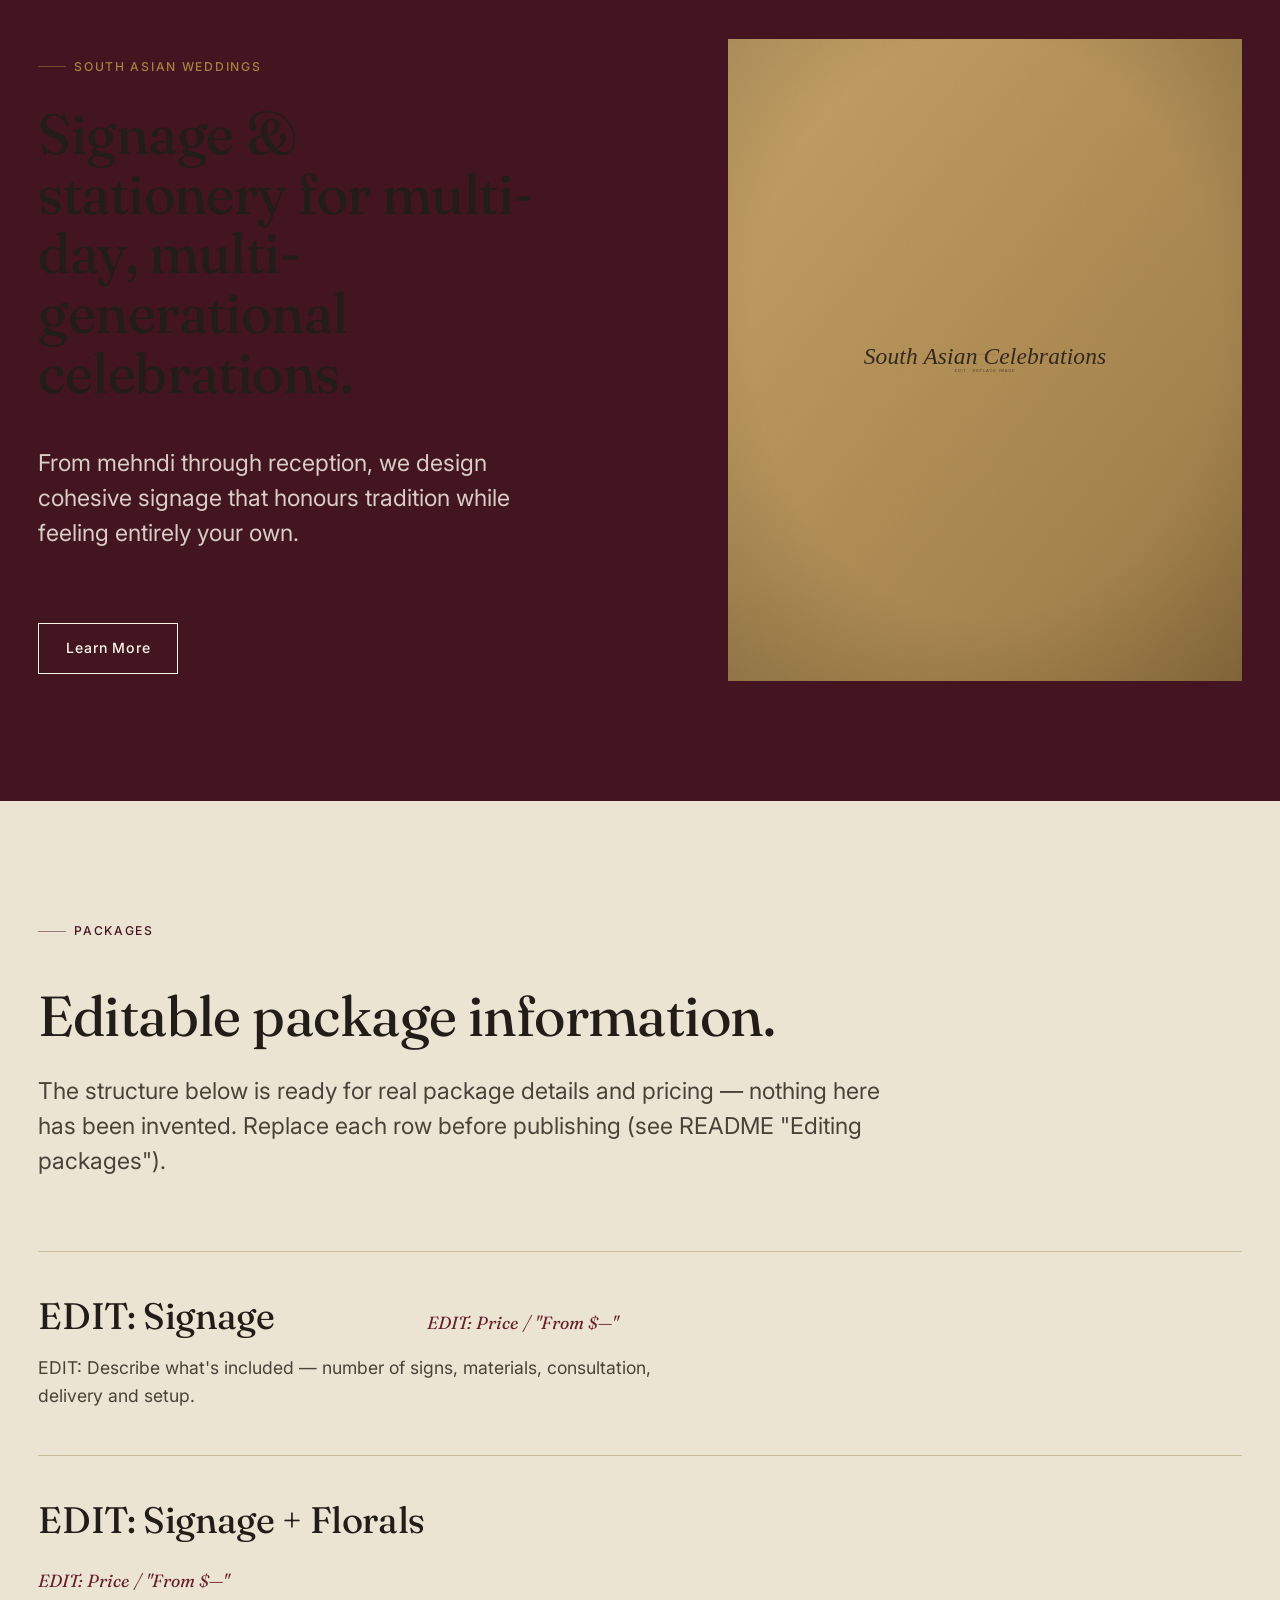
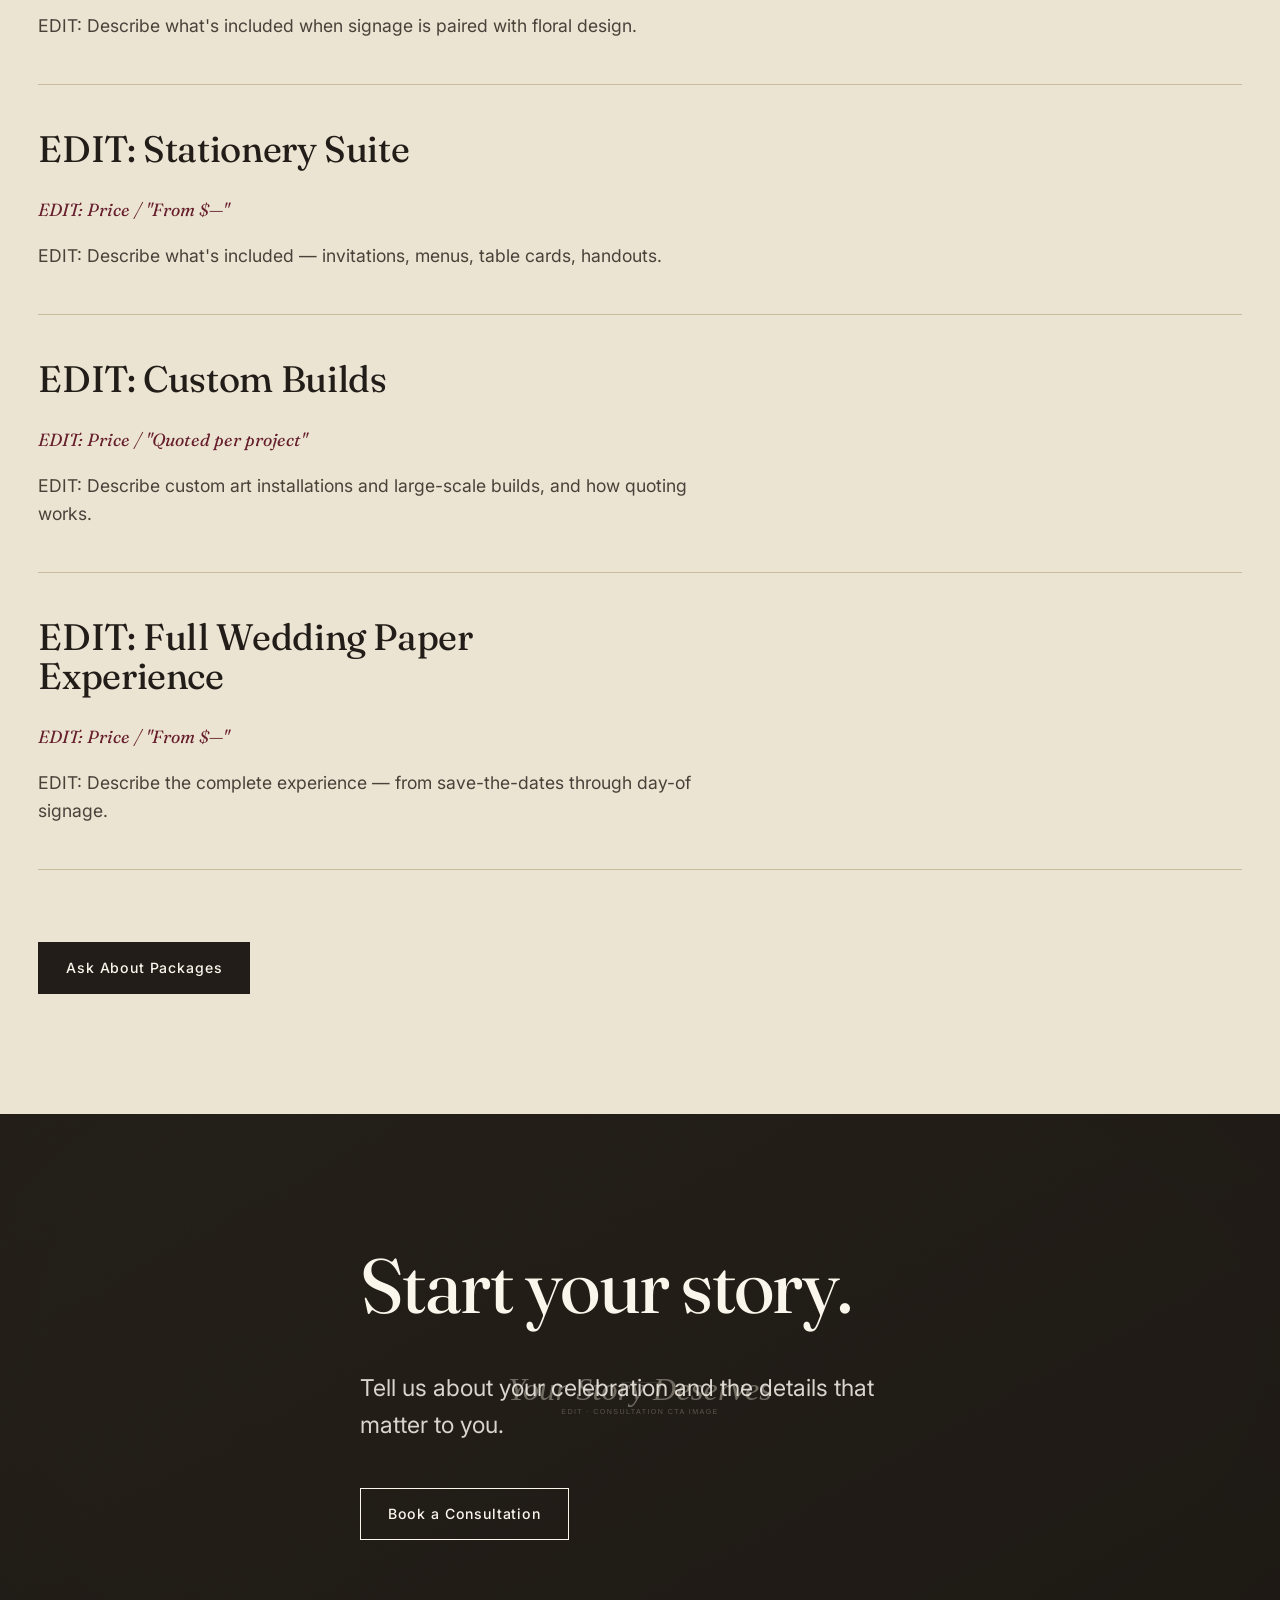
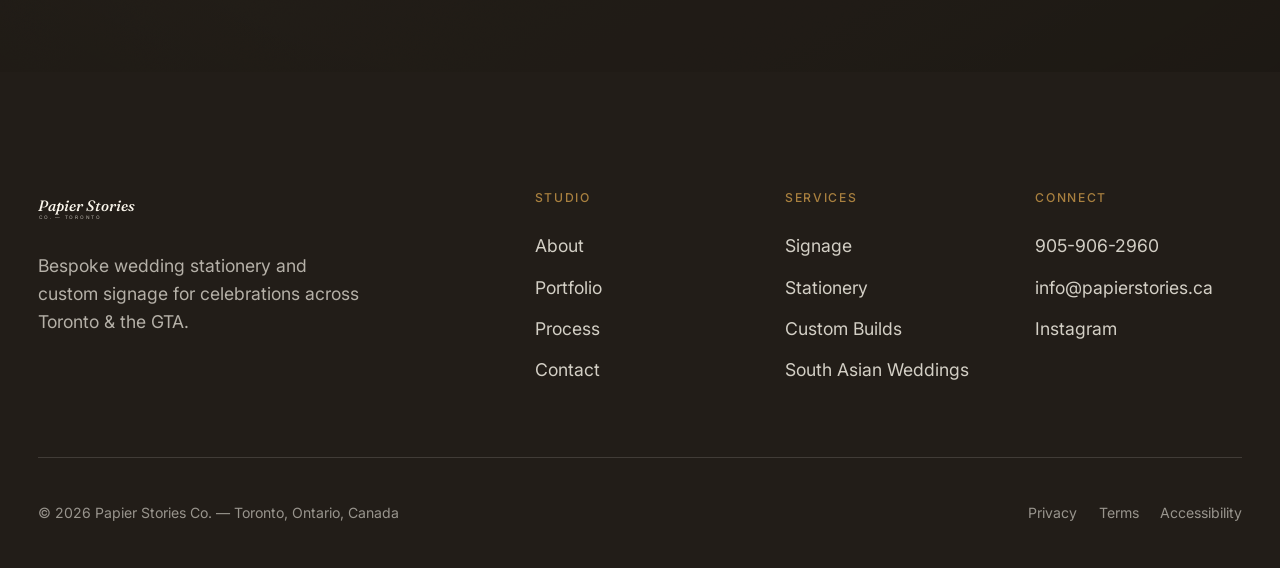
<file: services.html>
<!DOCTYPE html>
<html lang="en">
<head>
  <meta charset="UTF-8">
  <meta name="viewport" content="width=device-width, initial-scale=1.0">
  <title>Services | Papier Stories Co. — Wedding Signage &amp; Stationery, Toronto</title>
  <meta name="description" content="Custom art installations, personalized seating charts, traditional wedding signs, signage + florals, and full paper suites — designed for celebrations across Toronto & the GTA.">
  <link rel="canonical" href="https://www.papierstories.ca/services.html">
  <meta property="og:type" content="website">
  <meta property="og:title" content="Services | Papier Stories Co.">
  <meta property="og:description" content="Custom wedding signage and stationery, designed around your celebration.">
  <meta property="og:image" content="images/services/custom-installations.svg">
  <link rel="icon" href="images/logo/papier-stories-mark.svg" type="image/svg+xml">
  <link rel="stylesheet" href="css/style.css">
  <link rel="stylesheet" href="css/components.css">
  <link rel="stylesheet" href="css/animations.css">
</head>
<body>
  <a class="skip-link" href="#main">Skip to content</a>

  <header class="site-header">
    <div class="site-header__inner">
      <a href="index.html" class="brand-mark" aria-label="Papier Stories Co., home">
        <svg width="360" height="64" viewBox="0 0 360 64" xmlns="http://www.w3.org/2000/svg"><text x="0" y="38" font-family="'Fraunces', Georgia, serif" font-size="30" font-style="italic" font-weight="500" fill="currentColor">Papier Stories</text><text x="2" y="54" font-family="'Inter', Arial, sans-serif" font-size="9.5" letter-spacing="3.5" fill="currentColor" opacity="0.72">CO. — TORONTO</text></svg>
      </a>
      <nav class="primary-nav" aria-label="Primary">
        <ul class="primary-nav__list">
          <li><a href="index.html">Home</a></li>
          <li><a href="about.html">About</a></li>
          <li><a href="services.html" aria-current="page">Services</a></li>
          <li><a href="portfolio.html">Portfolio</a></li>
          <li><a href="process.html">Process</a></li>
          <li><a href="contact.html">Contact</a></li>
        </ul>
      </nav>
      <div class="header-actions">
        <a class="btn btn--primary" href="contact.html">Book a Consultation</a>
        <button class="menu-toggle" aria-label="Open menu" aria-expanded="false" aria-controls="mobileMenu"><span></span><span></span><span></span></button>
      </div>
    </div>
  </header>

  <nav class="mobile-menu" id="mobileMenu" aria-label="Mobile">
    <ul class="mobile-menu__list">
      <li><a href="index.html">Home</a></li>
      <li><a href="about.html">About</a></li>
      <li><a href="services.html">Services</a></li>
      <li><a href="portfolio.html">Portfolio</a></li>
      <li><a href="process.html">Process</a></li>
      <li><a href="contact.html">Contact</a></li>
      <li><a href="https://instagram.com/papierstories.co" target="_blank" rel="noopener">Instagram</a></li>
    </ul>
    <div class="mobile-menu__meta">
      <a href="tel:+19059062960">905-906-2960</a>
      <a href="mailto:info@papierstories.ca">info@papierstories.ca</a>
    </div>
  </nav>

  <main id="main">
    <section class="page-hero">
      <div class="wrap">
        <p class="label eyebrow-rule" data-reveal>What We Create</p>
        <h1 data-reveal>Custom built wedding signage &amp; stationery.</h1>
        <p class="lede" data-reveal>Your vision and wishes, brought to life through timeless and elevated design — from a single welcome sign to a full paper suite.</p>
      </div>
    </section>

    <section class="section--tight">
      <div class="wrap">
        <div class="services-explorer">
          <div class="services-list" data-reveal-group></div>
          <div class="services-visual"></div>
        </div>
      </div>
    </section>

    <section class="section section--wine">
      <div class="wrap culture-feature">
        <div data-reveal>
          <p class="label label--on-dark eyebrow-rule">South Asian Weddings</p>
          <h2 style="margin-top: var(--space-sm);">Signage &amp; stationery for multi-day, multi-generational celebrations.</h2>
          <p class="lede" style="color: rgba(250,246,236,0.82); margin-top: var(--space-md);">From mehndi through reception, we design cohesive signage that honours tradition while feeling entirely your own.</p>
          <div style="margin-top: var(--space-lg);">
            <a class="btn btn--on-dark" href="services/south-asian-weddings.html">Learn More</a>
          </div>
        </div>
        <div class="figure figure--tall mask-reveal" data-reveal="fade">
          <img src="images/general/south-asian-feature.svg" alt="EDIT: South Asian wedding signage by Papier Stories.">
        </div>
      </div>
    </section>

    <!-- PACKAGES -->
    <section class="section" id="packages">
      <div class="wrap">
        <div class="section-head">
          <p class="label eyebrow-rule" data-reveal>Packages</p>
          <h2 data-reveal>Editable package information.</h2>
          <p class="lede" data-reveal>The structure below is ready for real package details and pricing — nothing here has been invented. Replace each row before publishing (see README "Editing packages").</p>
        </div>
        <div class="packages" data-reveal>
          <div class="package-row" data-reveal>
            <div class="package-row__head"><h3>EDIT: Signage</h3><span class="package-row__price">EDIT: Price / "From $—"</span></div>
            <p class="package-row__desc">EDIT: Describe what's included — number of signs, materials, consultation, delivery and setup.</p>
          </div>
          <div class="package-row" data-reveal>
            <div class="package-row__head"><h3>EDIT: Signage + Florals</h3><span class="package-row__price">EDIT: Price / "From $—"</span></div>
            <p class="package-row__desc">EDIT: Describe what's included when signage is paired with floral design.</p>
          </div>
          <div class="package-row" data-reveal>
            <div class="package-row__head"><h3>EDIT: Stationery Suite</h3><span class="package-row__price">EDIT: Price / "From $—"</span></div>
            <p class="package-row__desc">EDIT: Describe what's included — invitations, menus, table cards, handouts.</p>
          </div>
          <div class="package-row" data-reveal>
            <div class="package-row__head"><h3>EDIT: Custom Builds</h3><span class="package-row__price">EDIT: Price / "Quoted per project"</span></div>
            <p class="package-row__desc">EDIT: Describe custom art installations and large-scale builds, and how quoting works.</p>
          </div>
          <div class="package-row" data-reveal>
            <div class="package-row__head"><h3>EDIT: Full Wedding Paper Experience</h3><span class="package-row__price">EDIT: Price / "From $—"</span></div>
            <p class="package-row__desc">EDIT: Describe the complete experience — from save-the-dates through day-of signage.</p>
          </div>
        </div>
        <div style="margin-top: var(--space-lg);">
          <a class="btn btn--primary" href="contact.html">Ask About Packages</a>
        </div>
      </div>
    </section>

    <section class="cta-band">
      <div class="cta-band__media"><img src="images/general/cta-consultation.svg" alt=""></div>
      <div class="wrap">
        <div class="cta-band__body" data-reveal>
          <p class="display">Start your story.</p>
          <p class="lede">Tell us about your celebration and the details that matter to you.</p>
          <a class="btn btn--on-dark" href="contact.html">Book a Consultation</a>
        </div>
      </div>
    </section>
  </main>

  <footer class="site-footer">
    <div class="wrap">
      <div class="footer-top">
        <div class="footer-brand">
          <a href="index.html" class="brand-mark" aria-label="Papier Stories Co., home">
            <svg width="360" height="64" viewBox="0 0 360 64" xmlns="http://www.w3.org/2000/svg"><text x="0" y="38" font-family="'Fraunces', Georgia, serif" font-size="30" font-style="italic" font-weight="500" fill="currentColor">Papier Stories</text><text x="2" y="54" font-family="'Inter', Arial, sans-serif" font-size="9.5" letter-spacing="3.5" fill="currentColor" opacity="0.72">CO. — TORONTO</text></svg>
          </a>
          <p>Bespoke wedding stationery and custom signage for celebrations across Toronto &amp; the GTA.</p>
        </div>
        <div class="footer-cols">
          <div class="footer-col"><h4>Studio</h4><ul><li><a href="about.html">About</a></li><li><a href="portfolio.html">Portfolio</a></li><li><a href="process.html">Process</a></li><li><a href="contact.html">Contact</a></li></ul></div>
          <div class="footer-col"><h4>Services</h4><ul><li><a href="services/signage.html">Signage</a></li><li><a href="services/stationery.html">Stationery</a></li><li><a href="services/custom-builds.html">Custom Builds</a></li><li><a href="services/south-asian-weddings.html">South Asian Weddings</a></li></ul></div>
          <div class="footer-col"><h4>Connect</h4><ul><li><a href="tel:+19059062960">905-906-2960</a></li><li><a href="mailto:info@papierstories.ca">info@papierstories.ca</a></li><li><a href="https://instagram.com/papierstories.co" target="_blank" rel="noopener">Instagram</a></li></ul></div>
        </div>
      </div>
      <div class="footer-bottom">
        <p>&copy; <span data-year>2026</span> Papier Stories Co. &mdash; Toronto, Ontario, Canada</p>
        <div class="legal-links"><a href="privacy.html">Privacy</a><a href="terms.html">Terms</a><a href="accessibility.html">Accessibility</a></div>
      </div>
    </div>
  </footer>

  <script src="js/config.js"></script>
  <script src="js/navigation.js"></script>
  <script src="js/animations.js"></script>
  <script src="js/main.js"></script>
  <script src="js/page-init.js"></script>

</body>
</html>
</file>
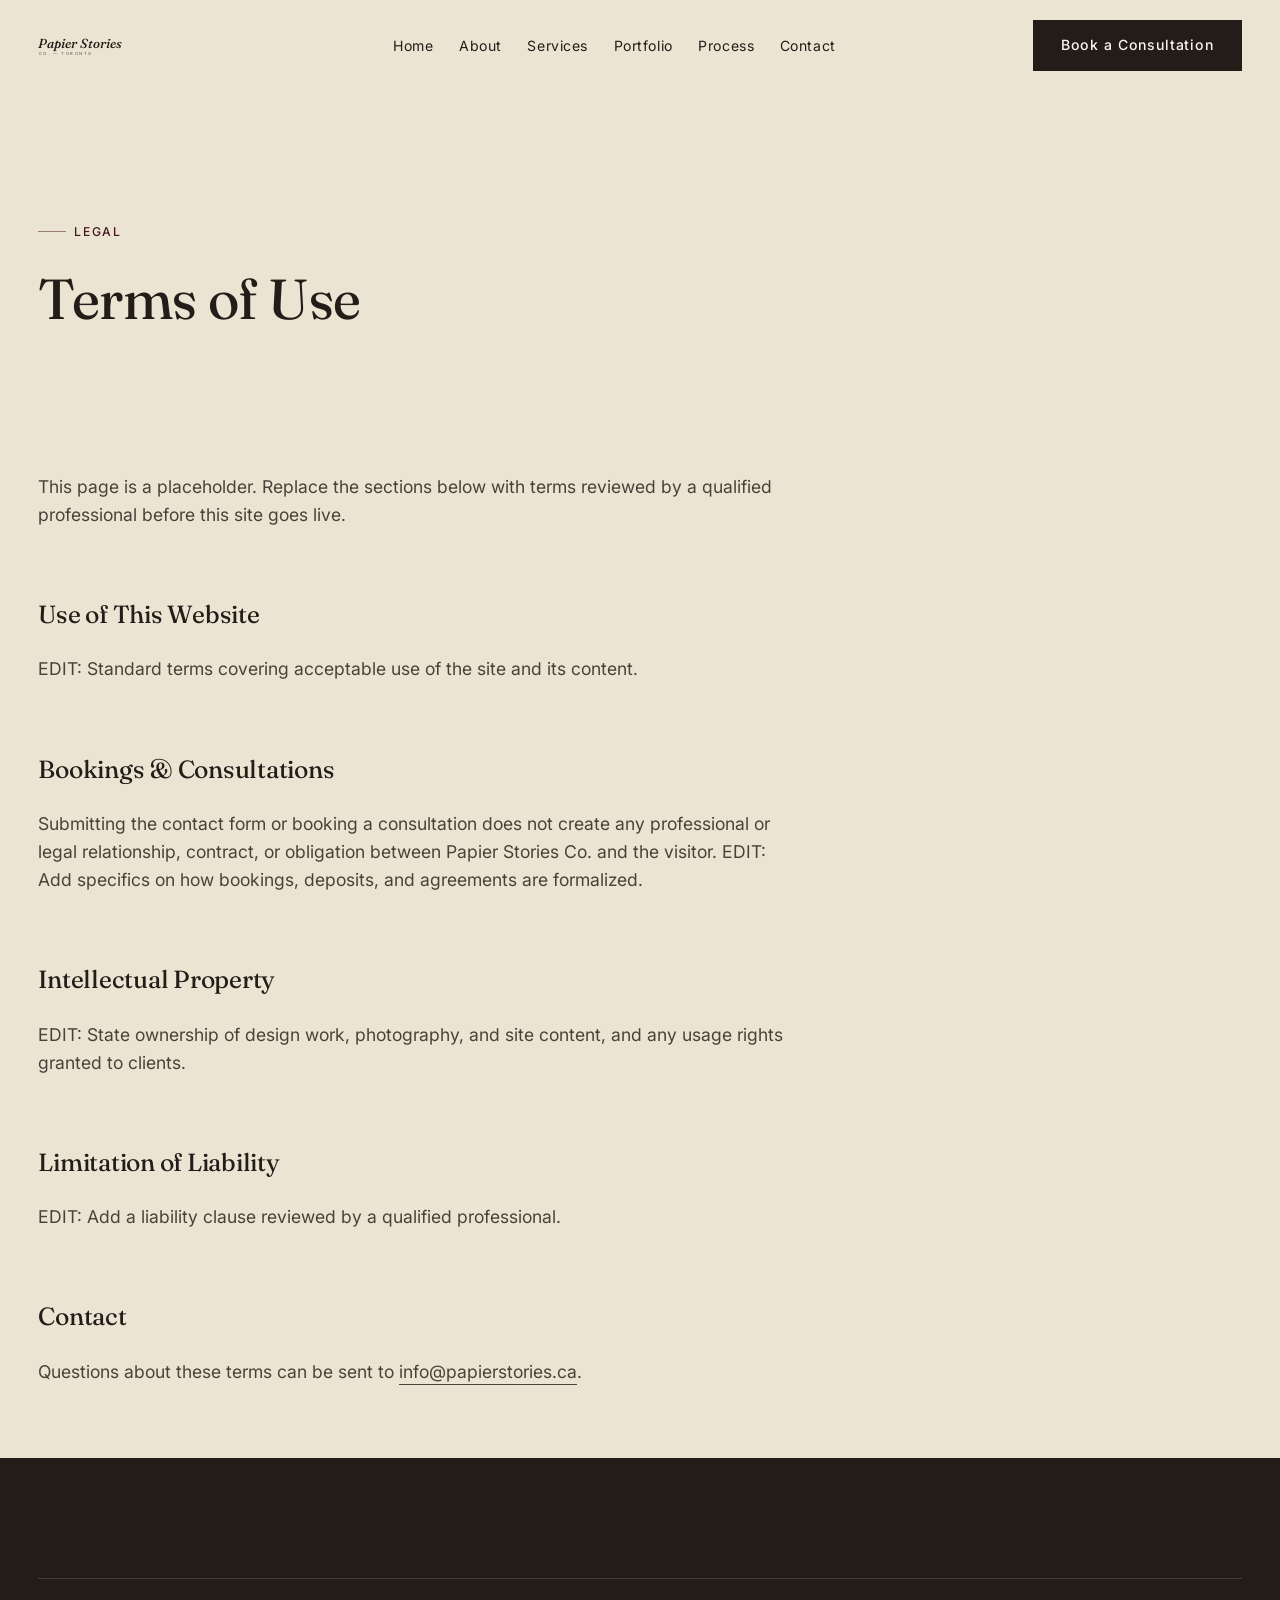
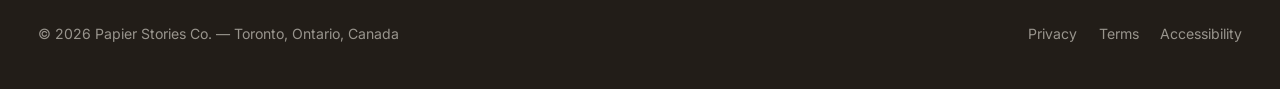
<file: terms.html>
<!DOCTYPE html>
<html lang="en">
<head>
  <meta charset="UTF-8">
  <meta name="viewport" content="width=device-width, initial-scale=1.0">
  <title>Terms | Papier Stories Co.</title>
  <meta name="description" content="Terms of use for the Papier Stories Co. website.">
  <link rel="canonical" href="https://www.papierstories.ca/terms.html">
  <meta name="robots" content="noindex">
  <link rel="icon" href="images/logo/papier-stories-mark.svg" type="image/svg+xml">
  <link rel="stylesheet" href="css/style.css">
  <link rel="stylesheet" href="css/components.css">
  <link rel="stylesheet" href="css/animations.css">
</head>
<body>
  <a class="skip-link" href="#main">Skip to content</a>
  <header class="site-header">
    <div class="site-header__inner">
      <a href="index.html" class="brand-mark" aria-label="Papier Stories Co., home">
        <svg width="360" height="64" viewBox="0 0 360 64" xmlns="http://www.w3.org/2000/svg"><text x="0" y="38" font-family="'Fraunces', Georgia, serif" font-size="30" font-style="italic" font-weight="500" fill="currentColor">Papier Stories</text><text x="2" y="54" font-family="'Inter', Arial, sans-serif" font-size="9.5" letter-spacing="3.5" fill="currentColor" opacity="0.72">CO. — TORONTO</text></svg>
      </a>
      <nav class="primary-nav" aria-label="Primary">
        <ul class="primary-nav__list">
          <li><a href="index.html">Home</a></li>
          <li><a href="about.html">About</a></li>
          <li><a href="services.html">Services</a></li>
          <li><a href="portfolio.html">Portfolio</a></li>
          <li><a href="process.html">Process</a></li>
          <li><a href="contact.html">Contact</a></li>
        </ul>
      </nav>
      <div class="header-actions">
        <a class="btn btn--primary" href="contact.html">Book a Consultation</a>
        <button class="menu-toggle" aria-label="Open menu" aria-expanded="false" aria-controls="mobileMenu"><span></span><span></span><span></span></button>
      </div>
    </div>
  </header>
  <nav class="mobile-menu" id="mobileMenu" aria-label="Mobile">
    <ul class="mobile-menu__list">
      <li><a href="index.html">Home</a></li><li><a href="about.html">About</a></li><li><a href="services.html">Services</a></li><li><a href="portfolio.html">Portfolio</a></li><li><a href="process.html">Process</a></li><li><a href="contact.html">Contact</a></li>
    </ul>
    <div class="mobile-menu__meta"><a href="tel:+19059062960">905-906-2960</a><a href="mailto:info@papierstories.ca">info@papierstories.ca</a></div>
  </nav>

  <main id="main">
    <section class="page-hero">
      <div class="wrap">
        <p class="label eyebrow-rule">Legal</p>
        <h1 style="font-size: var(--fs-h2); max-width: none;">Terms of Use</h1>
      </div>
    </section>
    <section class="section--tight">
      <div class="wrap legal-copy">
        <p>This page is a placeholder. Replace the sections below with terms reviewed by a qualified professional before this site goes live.</p>

        <h2>Use of This Website</h2>
        <p>EDIT: Standard terms covering acceptable use of the site and its content.</p>

        <h2>Bookings &amp; Consultations</h2>
        <p>Submitting the contact form or booking a consultation does not create any professional or legal relationship, contract, or obligation between Papier Stories Co. and the visitor. EDIT: Add specifics on how bookings, deposits, and agreements are formalized.</p>

        <h2>Intellectual Property</h2>
        <p>EDIT: State ownership of design work, photography, and site content, and any usage rights granted to clients.</p>

        <h2>Limitation of Liability</h2>
        <p>EDIT: Add a liability clause reviewed by a qualified professional.</p>

        <h2>Contact</h2>
        <p>Questions about these terms can be sent to <a class="text-link" href="mailto:info@papierstories.ca">info@papierstories.ca</a>.</p>
      </div>
    </section>
  </main>

  <footer class="site-footer">
    <div class="wrap">
      <div class="footer-bottom" style="border-top: 1px solid rgba(250,246,236,0.14); padding-top: var(--space-md);">
        <p>&copy; <span data-year>2026</span> Papier Stories Co. &mdash; Toronto, Ontario, Canada</p>
        <div class="legal-links"><a href="privacy.html">Privacy</a><a href="terms.html" aria-current="page">Terms</a><a href="accessibility.html">Accessibility</a></div>
      </div>
    </div>
  </footer>

  <script src="js/config.js"></script>
  <script src="js/navigation.js"></script>
  <script src="js/animations.js"></script>
  <script src="js/main.js"></script>
  <script src="js/page-init.js"></script>

</body>
</html>
</file>
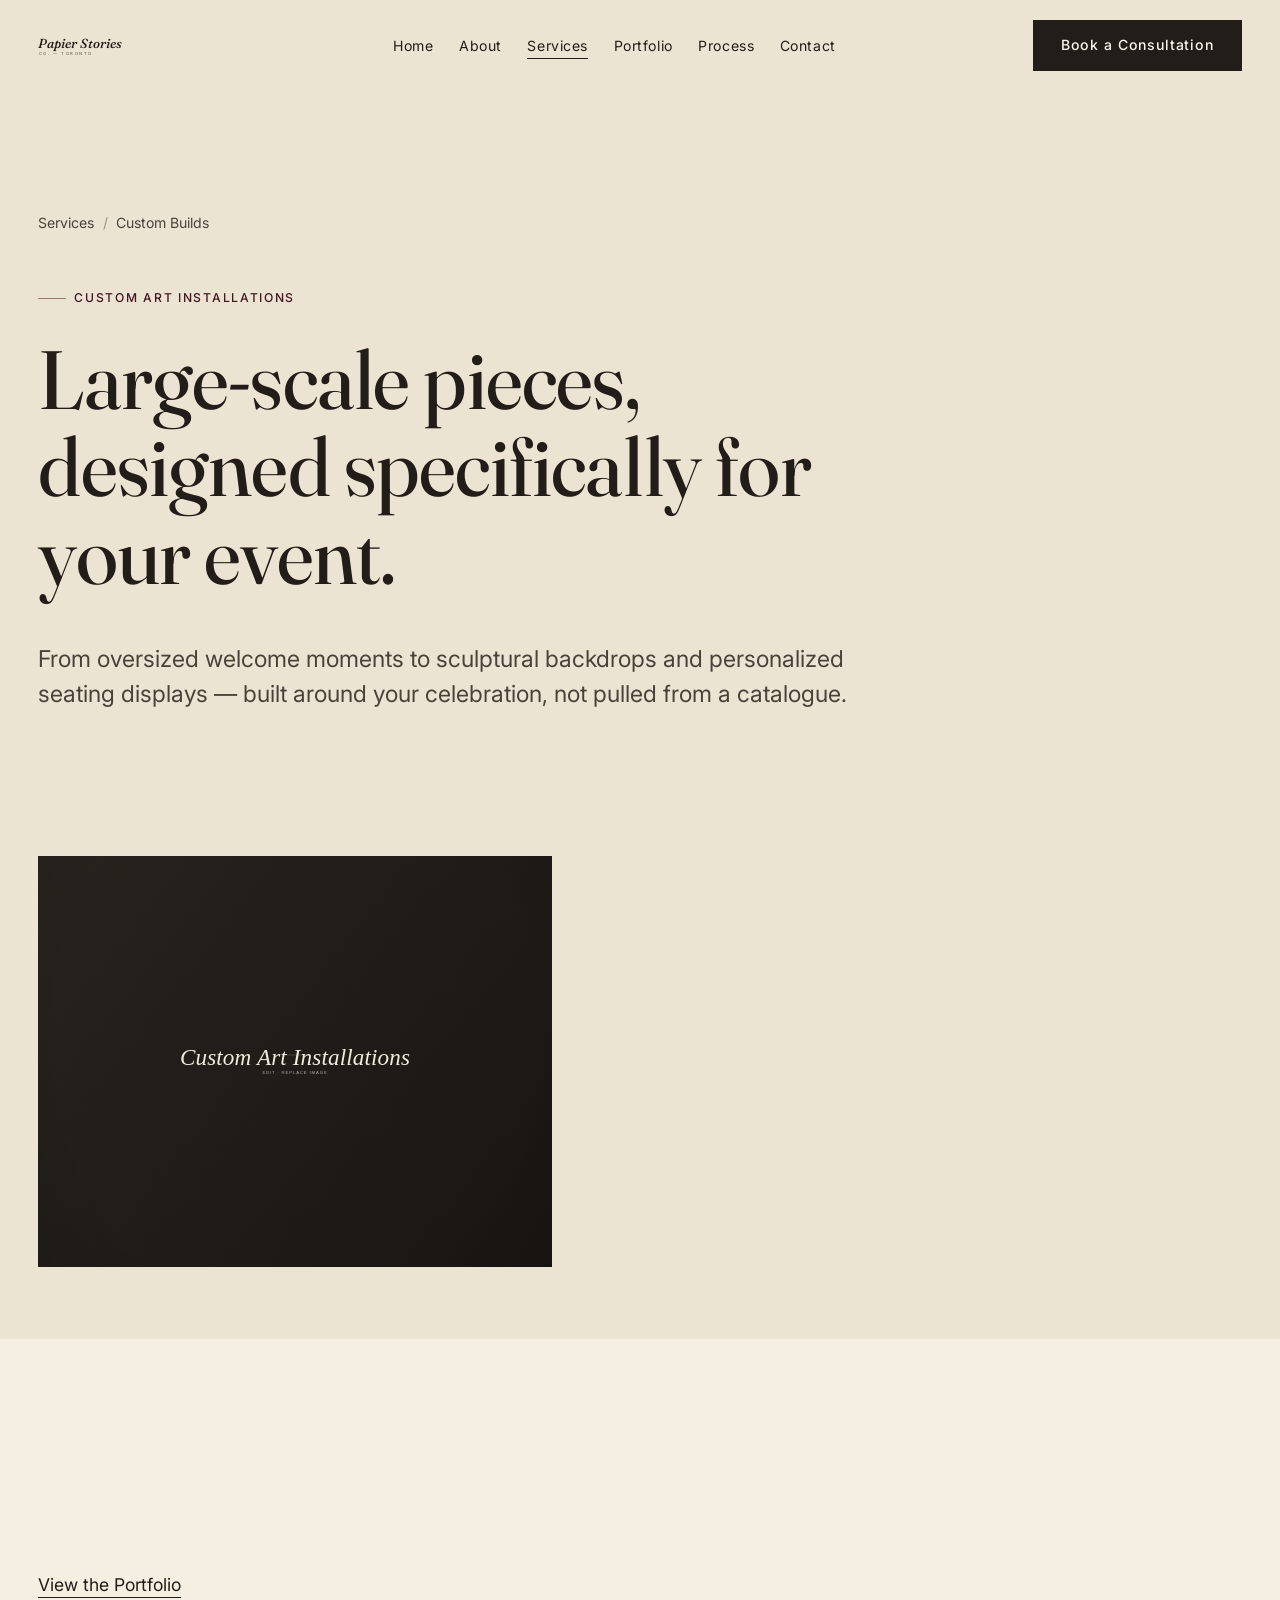
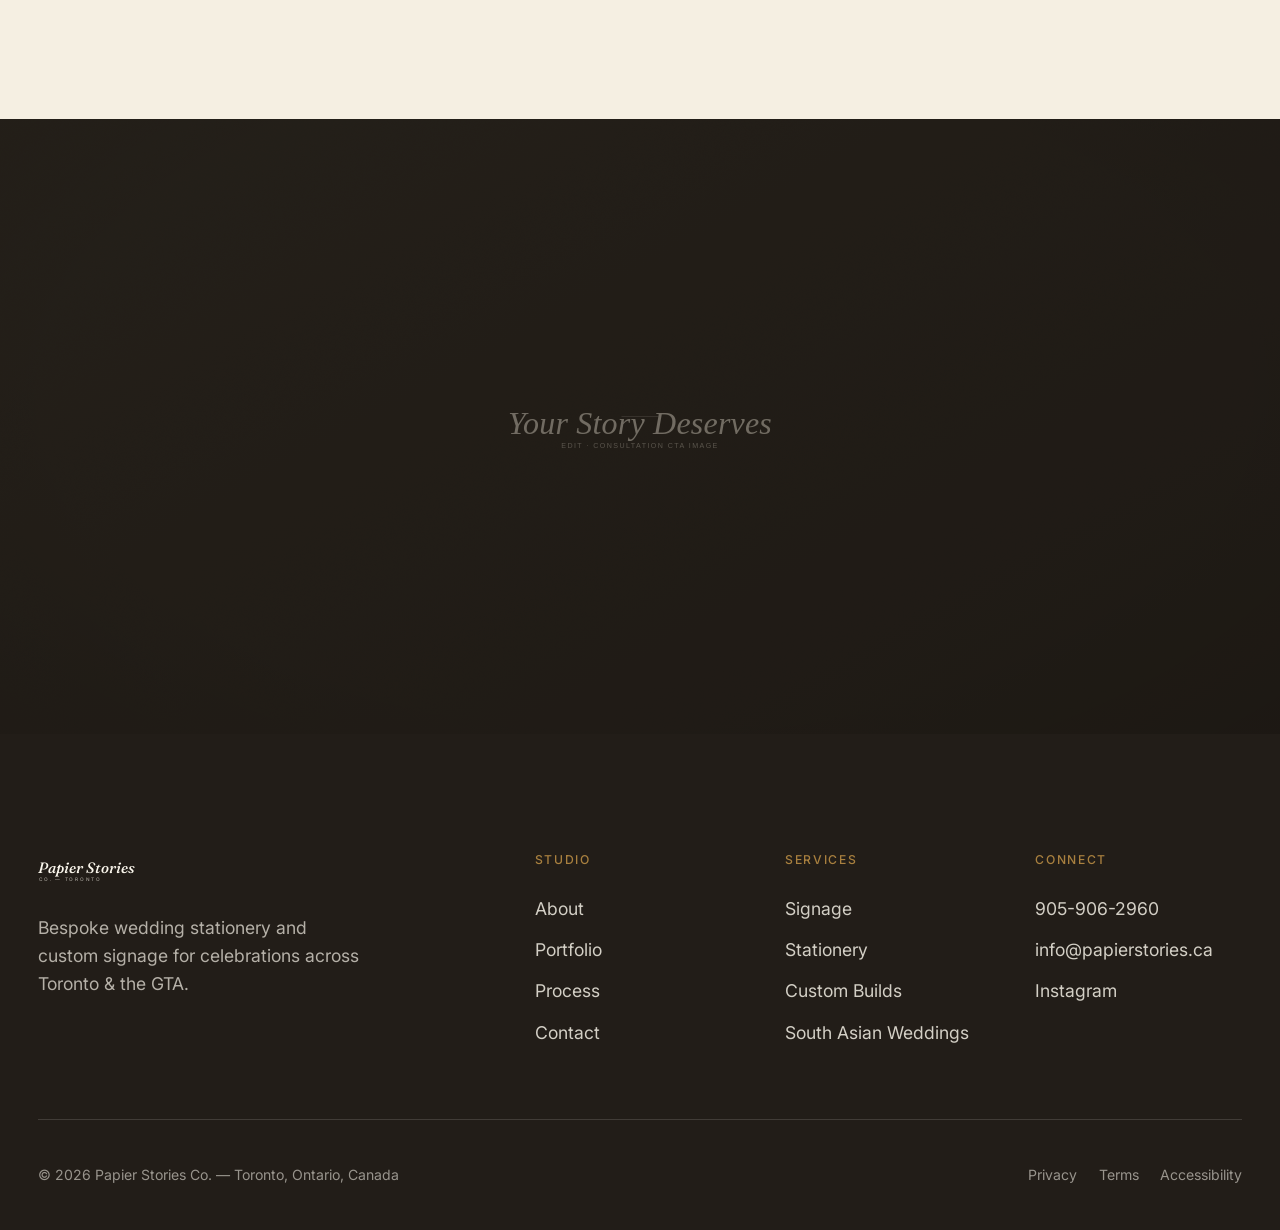
<file: services/custom-builds.html>
<!DOCTYPE html>
<html lang="en">
<head>
  <meta charset="UTF-8">
  <meta name="viewport" content="width=device-width, initial-scale=1.0">
  <title>Custom Builds &amp; Installations | Papier Stories Co. — Toronto &amp; GTA</title>
  <meta name="description" content="Custom art installations, personalized seating charts and large-scale statement pieces designed specifically for your event by Papier Stories Co.">
  <link rel="canonical" href="https://www.papierstories.ca/services/custom-builds.html">
  <meta property="og:type" content="website">
  <meta property="og:title" content="Custom Builds | Papier Stories Co.">
  <meta property="og:image" content="../images/services/custom-installations.svg">
  <link rel="icon" href="../images/logo/papier-stories-mark.svg" type="image/svg+xml">
  <link rel="stylesheet" href="../css/style.css">
  <link rel="stylesheet" href="../css/components.css">
  <link rel="stylesheet" href="../css/animations.css">
</head>
<body>
  <a class="skip-link" href="#main">Skip to content</a>
  <header class="site-header">
    <div class="site-header__inner">
      <a href="../index.html" class="brand-mark" aria-label="Papier Stories Co., home">
        <svg width="360" height="64" viewBox="0 0 360 64" xmlns="http://www.w3.org/2000/svg"><text x="0" y="38" font-family="'Fraunces', Georgia, serif" font-size="30" font-style="italic" font-weight="500" fill="currentColor">Papier Stories</text><text x="2" y="54" font-family="'Inter', Arial, sans-serif" font-size="9.5" letter-spacing="3.5" fill="currentColor" opacity="0.72">CO. — TORONTO</text></svg>
      </a>
      <nav class="primary-nav" aria-label="Primary">
        <ul class="primary-nav__list">
          <li><a href="../index.html">Home</a></li>
          <li><a href="../about.html">About</a></li>
          <li><a href="../services.html" aria-current="page">Services</a></li>
          <li><a href="../portfolio.html">Portfolio</a></li>
          <li><a href="../process.html">Process</a></li>
          <li><a href="../contact.html">Contact</a></li>
        </ul>
      </nav>
      <div class="header-actions">
        <a class="btn btn--primary" href="../contact.html">Book a Consultation</a>
        <button class="menu-toggle" aria-label="Open menu" aria-expanded="false" aria-controls="mobileMenu"><span></span><span></span><span></span></button>
      </div>
    </div>
  </header>
  <nav class="mobile-menu" id="mobileMenu" aria-label="Mobile">
    <ul class="mobile-menu__list">
      <li><a href="../index.html">Home</a></li><li><a href="../about.html">About</a></li><li><a href="../services.html">Services</a></li><li><a href="../portfolio.html">Portfolio</a></li><li><a href="../process.html">Process</a></li><li><a href="../contact.html">Contact</a></li>
    </ul>
    <div class="mobile-menu__meta"><a href="tel:+19059062960">905-906-2960</a><a href="mailto:info@papierstories.ca">info@papierstories.ca</a></div>
  </nav>

  <main id="main">
    <section class="page-hero">
      <div class="wrap">
        <div class="breadcrumb"><a href="../services.html">Services</a><span aria-hidden="true">/</span><span>Custom Builds</span></div>
        <p class="label eyebrow-rule">Custom Art Installations</p>
        <h1>Large-scale pieces, designed specifically for your event.</h1>
        <p class="lede">From oversized welcome moments to sculptural backdrops and personalized seating displays — built around your celebration, not pulled from a catalogue.</p>
      </div>
    </section>

    <section class="section--tight">
      <div class="wrap statement">
        <div class="figure figure--wide mask-reveal" data-reveal="fade">
          <img src="../images/services/custom-installations.svg" alt="EDIT: Custom art installation by Papier Stories.">
        </div>
        <div data-reveal>
          <p class="label eyebrow-rule">What's Included</p>
          <p style="margin-top: var(--space-sm); color: var(--color-ink-soft);">Every custom build starts with your venue and your vision — we design, fabricate, and coordinate delivery and setup so the piece arrives ready to be the moment your guests remember.</p>
          <div style="margin-top: var(--space-md);">
            <a class="btn btn--ghost" href="../services.html#packages">See Custom Build Packages</a>
          </div>
        </div>
      </div>
    </section>

    <section class="section section--panel">
      <div class="wrap">
        <p class="label eyebrow-rule" data-reveal>Related Work</p>
        <h3 data-reveal>See custom builds from real celebrations.</h3>
        <div style="margin-top: var(--space-md);"><a class="text-link" href="../portfolio.html">View the Portfolio</a></div>
      </div>
    </section>

    <section class="cta-band">
      <div class="cta-band__media"><img src="../images/general/cta-consultation.svg" alt=""></div>
      <div class="wrap">
        <div class="cta-band__body" data-reveal>
          <p class="display">Let's build something unforgettable.</p>
          <p class="lede">Share your vision with us. We'll work out the best plan for your special day.</p>
          <a class="btn btn--on-dark" href="../contact.html">Book a Consultation</a>
        </div>
      </div>
    </section>
  </main>

  <footer class="site-footer">
    <div class="wrap">
      <div class="footer-top">
        <div class="footer-brand">
          <a href="../index.html" class="brand-mark" aria-label="Papier Stories Co., home">
            <svg width="360" height="64" viewBox="0 0 360 64" xmlns="http://www.w3.org/2000/svg"><text x="0" y="38" font-family="'Fraunces', Georgia, serif" font-size="30" font-style="italic" font-weight="500" fill="currentColor">Papier Stories</text><text x="2" y="54" font-family="'Inter', Arial, sans-serif" font-size="9.5" letter-spacing="3.5" fill="currentColor" opacity="0.72">CO. — TORONTO</text></svg>
          </a>
          <p>Bespoke wedding stationery and custom signage for celebrations across Toronto &amp; the GTA.</p>
        </div>
        <div class="footer-cols">
          <div class="footer-col"><h4>Studio</h4><ul><li><a href="../about.html">About</a></li><li><a href="../portfolio.html">Portfolio</a></li><li><a href="../process.html">Process</a></li><li><a href="../contact.html">Contact</a></li></ul></div>
          <div class="footer-col"><h4>Services</h4><ul><li><a href="signage.html">Signage</a></li><li><a href="stationery.html">Stationery</a></li><li><a href="custom-builds.html">Custom Builds</a></li><li><a href="south-asian-weddings.html">South Asian Weddings</a></li></ul></div>
          <div class="footer-col"><h4>Connect</h4><ul><li><a href="tel:+19059062960">905-906-2960</a></li><li><a href="mailto:info@papierstories.ca">info@papierstories.ca</a></li><li><a href="https://instagram.com/papierstories.co" target="_blank" rel="noopener">Instagram</a></li></ul></div>
        </div>
      </div>
      <div class="footer-bottom">
        <p>&copy; <span data-year>2026</span> Papier Stories Co. &mdash; Toronto, Ontario, Canada</p>
        <div class="legal-links"><a href="../privacy.html">Privacy</a><a href="../terms.html">Terms</a><a href="../accessibility.html">Accessibility</a></div>
      </div>
    </div>
  </footer>

  <script src="../js/config.js"></script>
  <script src="../js/navigation.js"></script>
  <script src="../js/animations.js"></script>
  <script src="../js/main.js"></script>
</body>
</html>
</file>
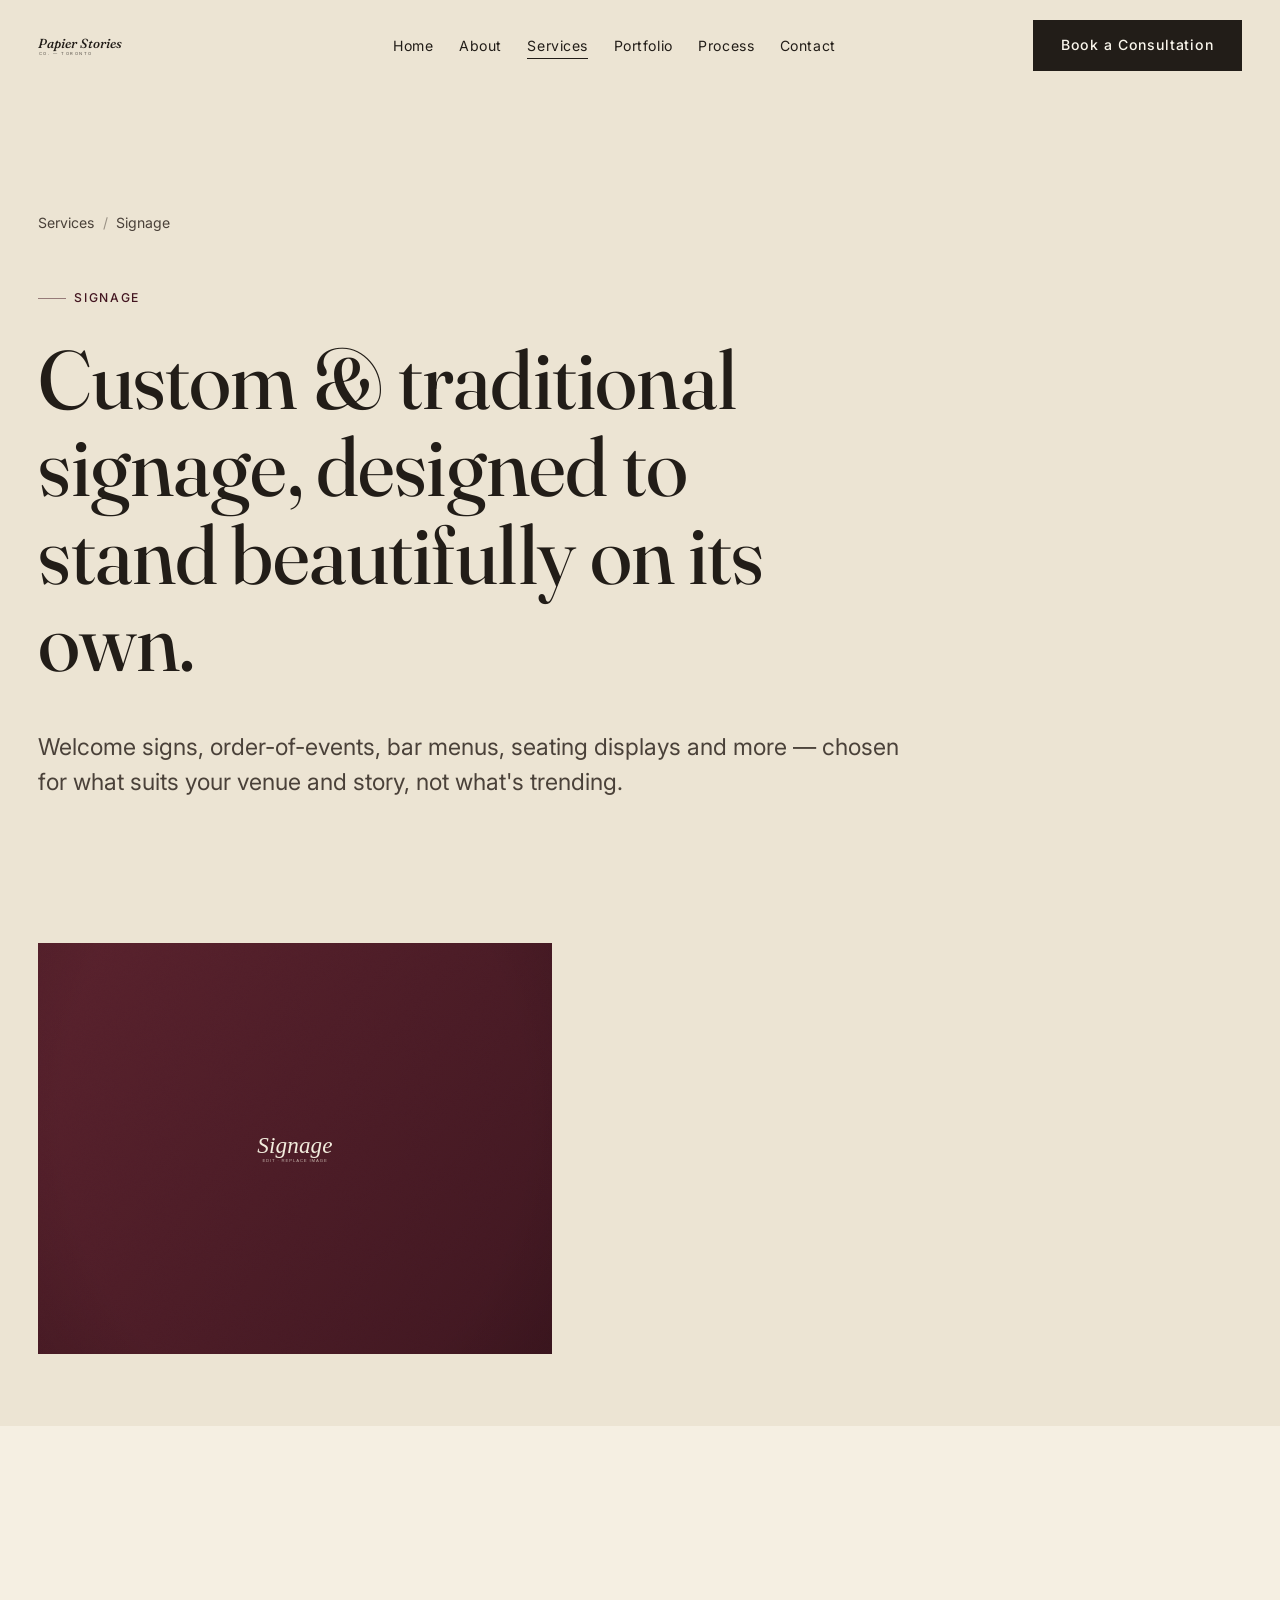
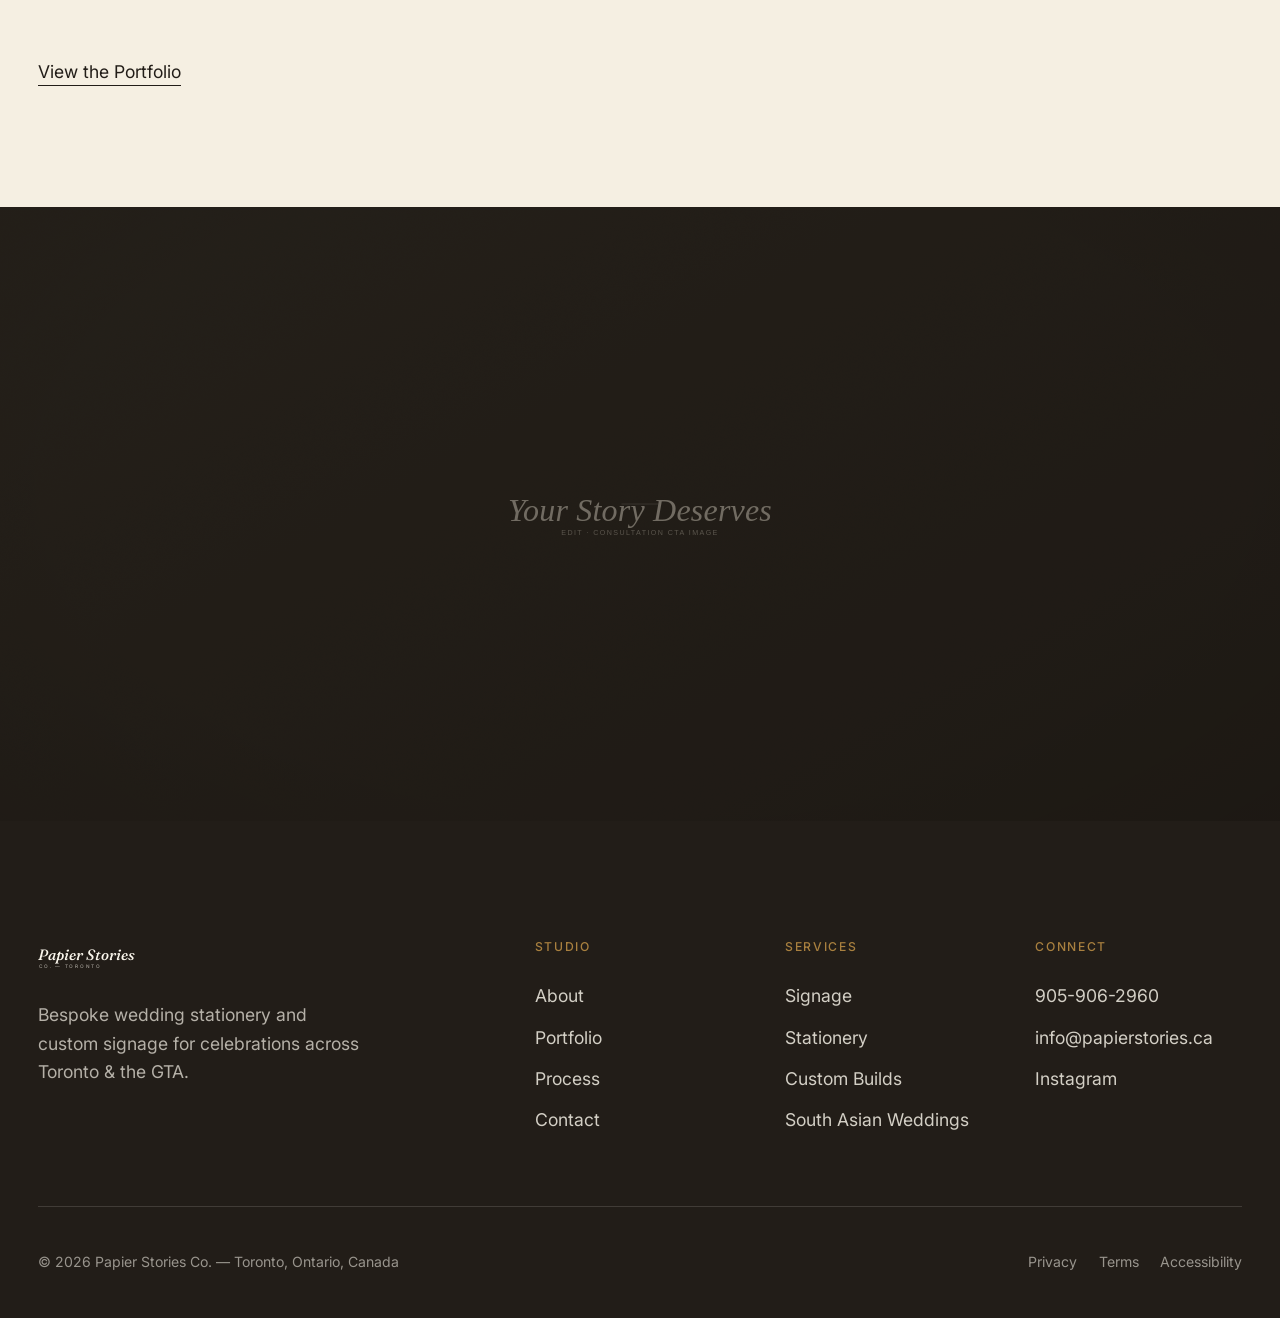
<file: services/signage.html>
<!DOCTYPE html>
<html lang="en">
<head>
  <meta charset="UTF-8">
  <meta name="viewport" content="width=device-width, initial-scale=1.0">
  <title>Wedding Signage | Papier Stories Co. — Toronto &amp; GTA</title>
  <meta name="description" content="Custom and traditional wedding signage, and signage paired with florals, designed by Papier Stories Co. for celebrations across Toronto & the GTA.">
  <link rel="canonical" href="https://www.papierstories.ca/services/signage.html">
  <meta property="og:type" content="website">
  <meta property="og:title" content="Wedding Signage | Papier Stories Co.">
  <meta property="og:image" content="../images/services/signage.svg">
  <link rel="icon" href="../images/logo/papier-stories-mark.svg" type="image/svg+xml">
  <link rel="stylesheet" href="../css/style.css">
  <link rel="stylesheet" href="../css/components.css">
  <link rel="stylesheet" href="../css/animations.css">
</head>
<body>
  <a class="skip-link" href="#main">Skip to content</a>
  <header class="site-header">
    <div class="site-header__inner">
      <a href="../index.html" class="brand-mark" aria-label="Papier Stories Co., home">
        <svg width="360" height="64" viewBox="0 0 360 64" xmlns="http://www.w3.org/2000/svg"><text x="0" y="38" font-family="'Fraunces', Georgia, serif" font-size="30" font-style="italic" font-weight="500" fill="currentColor">Papier Stories</text><text x="2" y="54" font-family="'Inter', Arial, sans-serif" font-size="9.5" letter-spacing="3.5" fill="currentColor" opacity="0.72">CO. — TORONTO</text></svg>
      </a>
      <nav class="primary-nav" aria-label="Primary">
        <ul class="primary-nav__list">
          <li><a href="../index.html">Home</a></li>
          <li><a href="../about.html">About</a></li>
          <li><a href="../services.html" aria-current="page">Services</a></li>
          <li><a href="../portfolio.html">Portfolio</a></li>
          <li><a href="../process.html">Process</a></li>
          <li><a href="../contact.html">Contact</a></li>
        </ul>
      </nav>
      <div class="header-actions">
        <a class="btn btn--primary" href="../contact.html">Book a Consultation</a>
        <button class="menu-toggle" aria-label="Open menu" aria-expanded="false" aria-controls="mobileMenu"><span></span><span></span><span></span></button>
      </div>
    </div>
  </header>
  <nav class="mobile-menu" id="mobileMenu" aria-label="Mobile">
    <ul class="mobile-menu__list">
      <li><a href="../index.html">Home</a></li><li><a href="../about.html">About</a></li><li><a href="../services.html">Services</a></li><li><a href="../portfolio.html">Portfolio</a></li><li><a href="../process.html">Process</a></li><li><a href="../contact.html">Contact</a></li>
    </ul>
    <div class="mobile-menu__meta"><a href="tel:+19059062960">905-906-2960</a><a href="mailto:info@papierstories.ca">info@papierstories.ca</a></div>
  </nav>

  <main id="main">
    <section class="page-hero">
      <div class="wrap">
        <div class="breadcrumb"><a href="../services.html">Services</a><span aria-hidden="true">/</span><span>Signage</span></div>
        <p class="label eyebrow-rule">Signage</p>
        <h1>Custom &amp; traditional signage, designed to stand beautifully on its own.</h1>
        <p class="lede">Welcome signs, order-of-events, bar menus, seating displays and more — chosen for what suits your venue and story, not what's trending.</p>
      </div>
    </section>

    <section class="section--tight">
      <div class="wrap statement">
        <div class="figure figure--wide mask-reveal" data-reveal="fade">
          <img src="../images/services/signage.svg" alt="EDIT: Custom wedding signage by Papier Stories.">
        </div>
        <div data-reveal>
          <p class="label eyebrow-rule">What's Included</p>
          <p style="margin-top: var(--space-sm); color: var(--color-ink-soft);">Mirror signs, acrylic, wood and fully custom-built pieces — designed around your venue, your colour palette and your traditions. We handle wording, layout, materials and finishing, and can coordinate delivery and setup for your day.</p>
          <div style="margin-top: var(--space-md);">
            <a class="btn btn--ghost" href="../services.html#packages">See Signage + Florals Packages</a>
          </div>
        </div>
      </div>
    </section>

    <section class="section section--panel">
      <div class="wrap">
        <p class="label eyebrow-rule" data-reveal>Related Work</p>
        <h3 data-reveal>See signage from real celebrations.</h3>
        <div style="margin-top: var(--space-md);"><a class="text-link" href="../portfolio.html">View the Portfolio</a></div>
      </div>
    </section>

    <section class="cta-band">
      <div class="cta-band__media"><img src="../images/general/cta-consultation.svg" alt=""></div>
      <div class="wrap">
        <div class="cta-band__body" data-reveal>
          <p class="display">Let's design your signage.</p>
          <p class="lede">Share your vision with us. We'll work out the best plan for your special day.</p>
          <a class="btn btn--on-dark" href="../contact.html">Book a Consultation</a>
        </div>
      </div>
    </section>
  </main>

  <footer class="site-footer">
    <div class="wrap">
      <div class="footer-top">
        <div class="footer-brand">
          <a href="../index.html" class="brand-mark" aria-label="Papier Stories Co., home">
            <svg width="360" height="64" viewBox="0 0 360 64" xmlns="http://www.w3.org/2000/svg"><text x="0" y="38" font-family="'Fraunces', Georgia, serif" font-size="30" font-style="italic" font-weight="500" fill="currentColor">Papier Stories</text><text x="2" y="54" font-family="'Inter', Arial, sans-serif" font-size="9.5" letter-spacing="3.5" fill="currentColor" opacity="0.72">CO. — TORONTO</text></svg>
          </a>
          <p>Bespoke wedding stationery and custom signage for celebrations across Toronto &amp; the GTA.</p>
        </div>
        <div class="footer-cols">
          <div class="footer-col"><h4>Studio</h4><ul><li><a href="../about.html">About</a></li><li><a href="../portfolio.html">Portfolio</a></li><li><a href="../process.html">Process</a></li><li><a href="../contact.html">Contact</a></li></ul></div>
          <div class="footer-col"><h4>Services</h4><ul><li><a href="signage.html">Signage</a></li><li><a href="stationery.html">Stationery</a></li><li><a href="custom-builds.html">Custom Builds</a></li><li><a href="south-asian-weddings.html">South Asian Weddings</a></li></ul></div>
          <div class="footer-col"><h4>Connect</h4><ul><li><a href="tel:+19059062960">905-906-2960</a></li><li><a href="mailto:info@papierstories.ca">info@papierstories.ca</a></li><li><a href="https://instagram.com/papierstories.co" target="_blank" rel="noopener">Instagram</a></li></ul></div>
        </div>
      </div>
      <div class="footer-bottom">
        <p>&copy; <span data-year>2026</span> Papier Stories Co. &mdash; Toronto, Ontario, Canada</p>
        <div class="legal-links"><a href="../privacy.html">Privacy</a><a href="../terms.html">Terms</a><a href="../accessibility.html">Accessibility</a></div>
      </div>
    </div>
  </footer>

  <script src="../js/config.js"></script>
  <script src="../js/navigation.js"></script>
  <script src="../js/animations.js"></script>
  <script src="../js/main.js"></script>
</body>
</html>
</file>
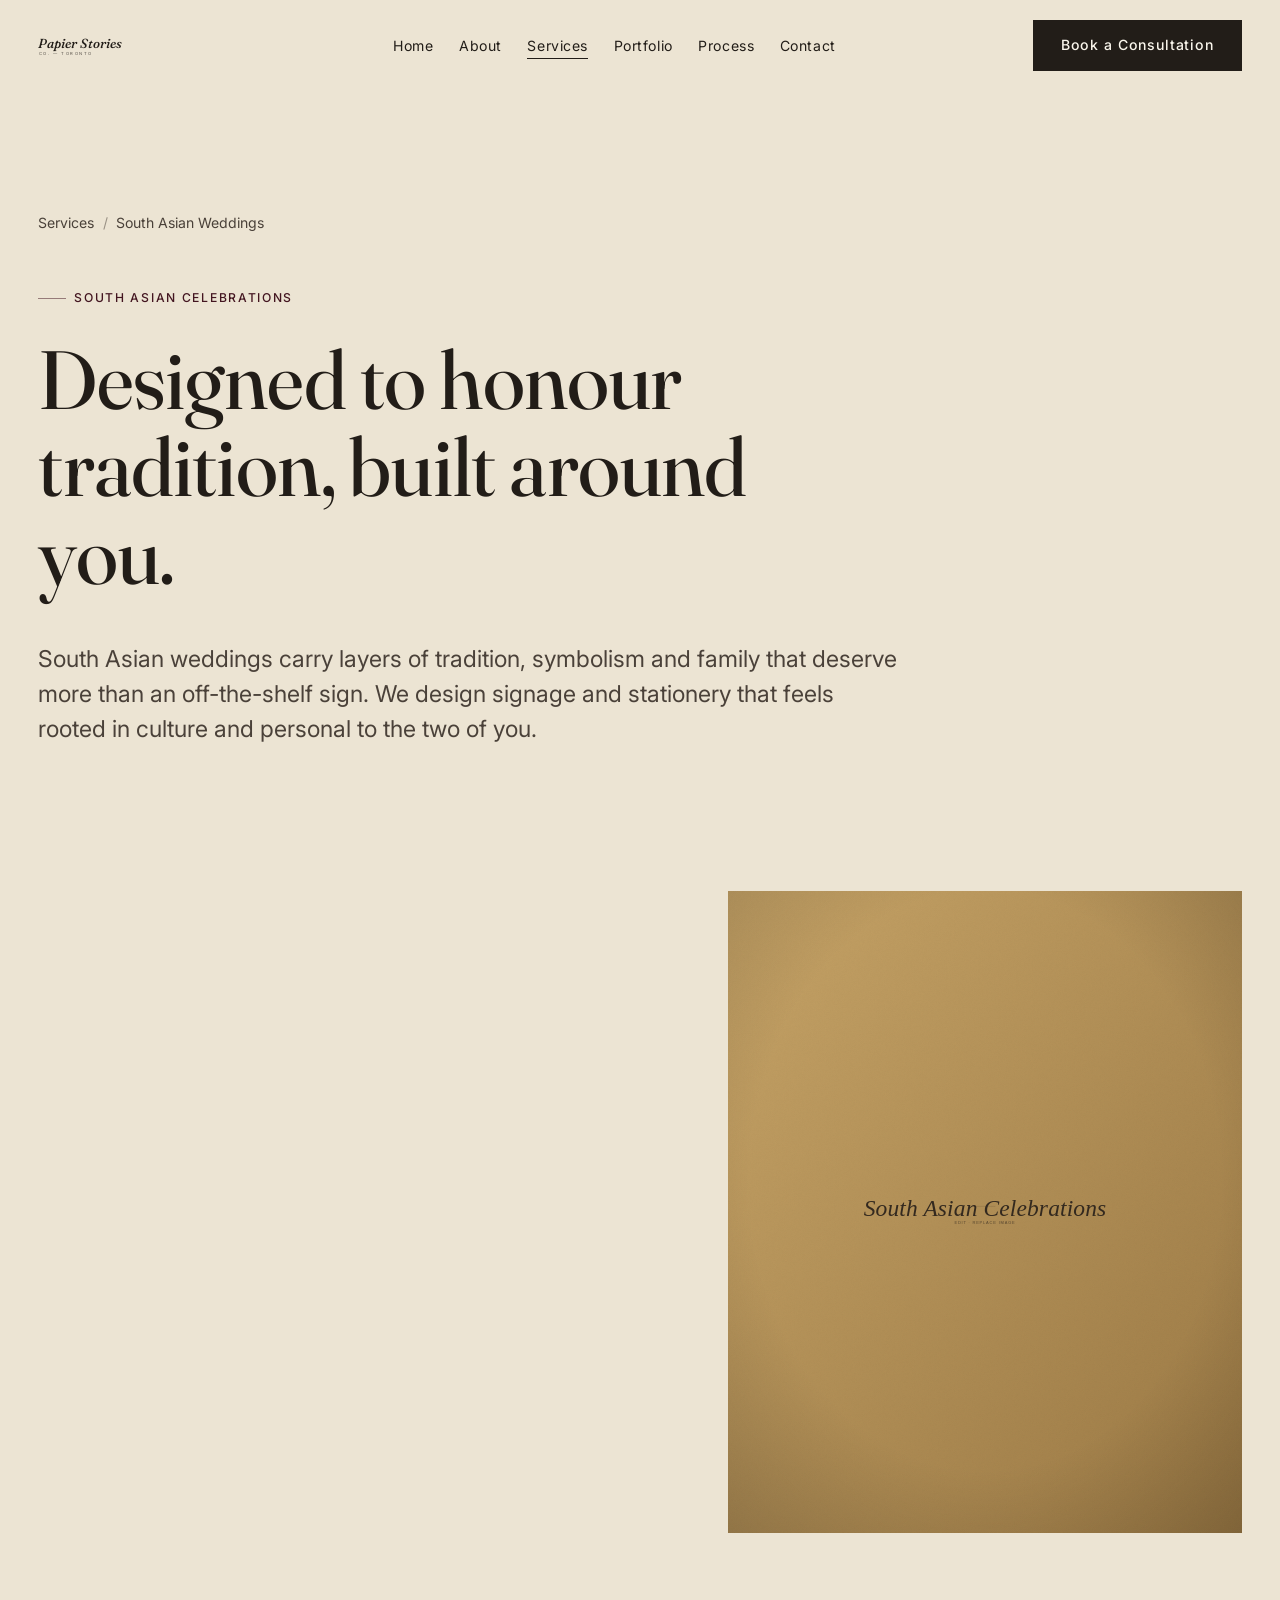
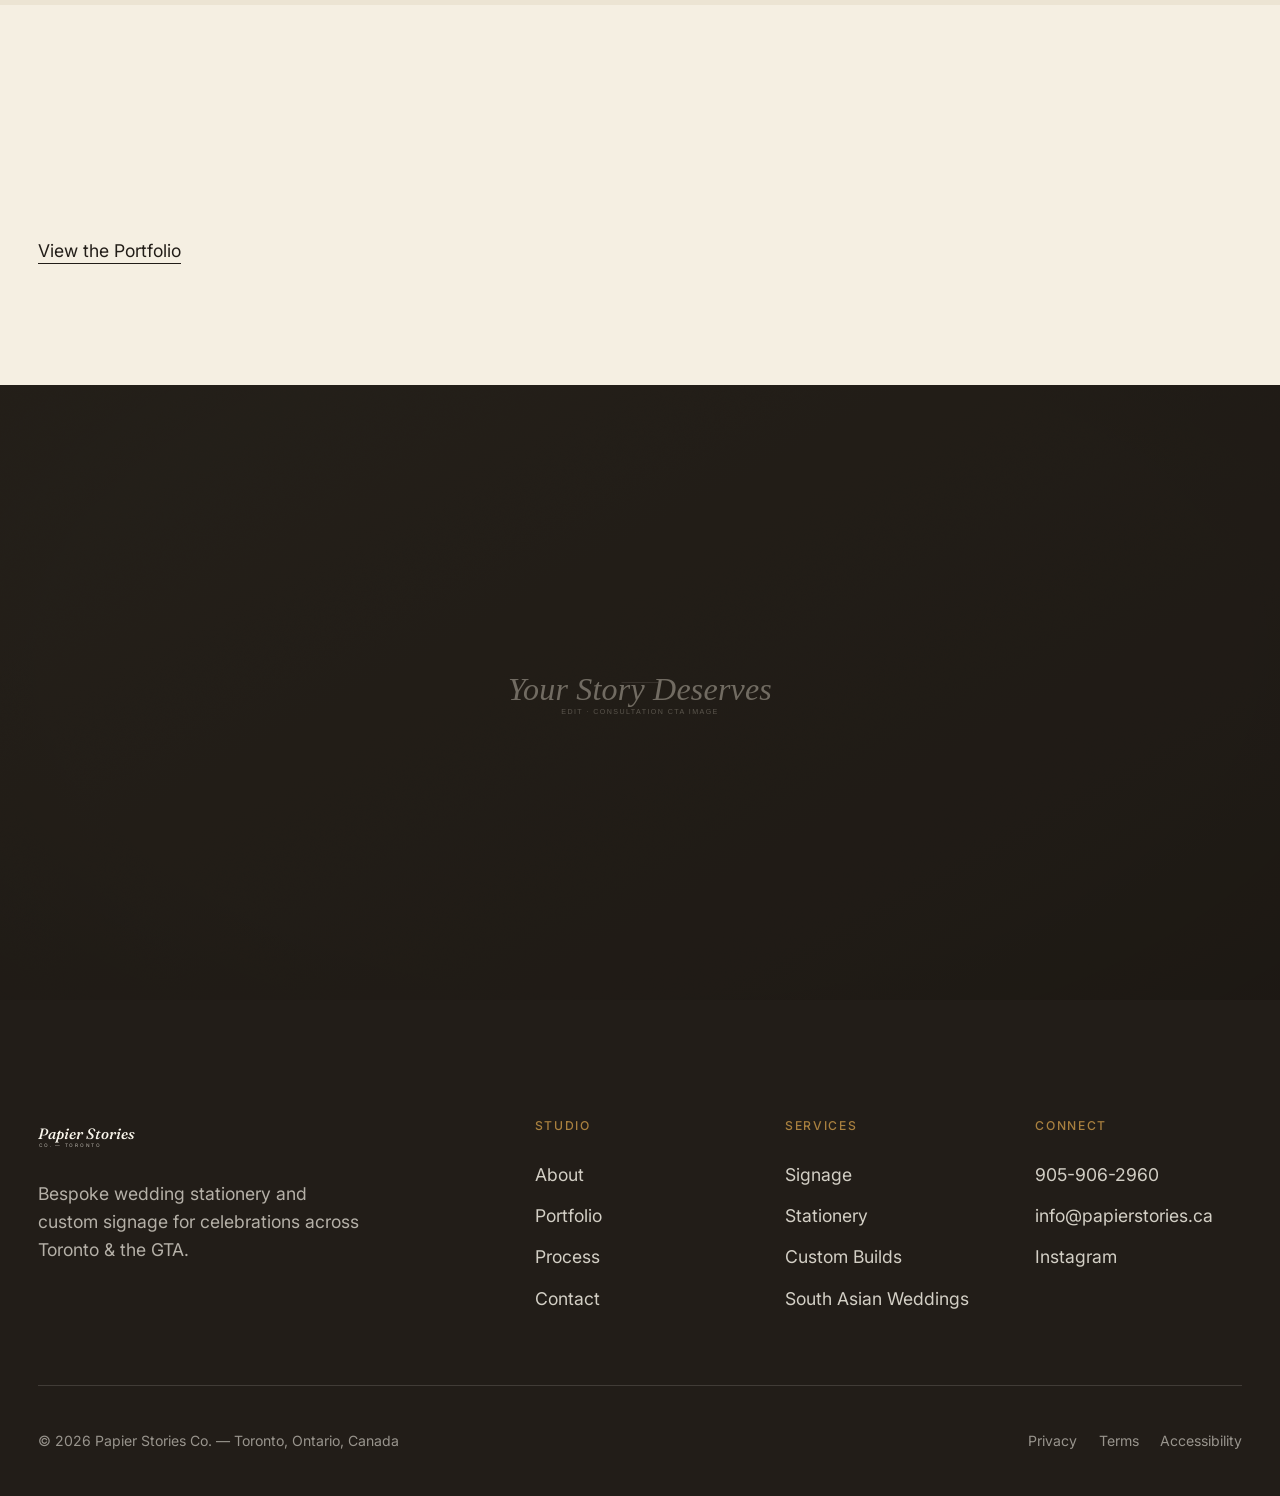
<file: services/south-asian-weddings.html>
<!DOCTYPE html>
<html lang="en">
<head>
  <meta charset="UTF-8">
  <meta name="viewport" content="width=device-width, initial-scale=1.0">
  <title>South Asian Wedding Signage | Papier Stories Co. — Toronto &amp; GTA</title>
  <meta name="description" content="Signage and stationery designed for multi-day, multi-generational South Asian wedding celebrations across Toronto & the GTA.">
  <link rel="canonical" href="https://www.papierstories.ca/services/south-asian-weddings.html">
  <meta property="og:type" content="website">
  <meta property="og:title" content="South Asian Wedding Signage | Papier Stories Co.">
  <meta property="og:image" content="../images/general/south-asian-feature.svg">
  <link rel="icon" href="../images/logo/papier-stories-mark.svg" type="image/svg+xml">
  <link rel="stylesheet" href="../css/style.css">
  <link rel="stylesheet" href="../css/components.css">
  <link rel="stylesheet" href="../css/animations.css">
</head>
<body>
  <a class="skip-link" href="#main">Skip to content</a>
  <header class="site-header">
    <div class="site-header__inner">
      <a href="../index.html" class="brand-mark" aria-label="Papier Stories Co., home">
        <svg width="360" height="64" viewBox="0 0 360 64" xmlns="http://www.w3.org/2000/svg"><text x="0" y="38" font-family="'Fraunces', Georgia, serif" font-size="30" font-style="italic" font-weight="500" fill="currentColor">Papier Stories</text><text x="2" y="54" font-family="'Inter', Arial, sans-serif" font-size="9.5" letter-spacing="3.5" fill="currentColor" opacity="0.72">CO. — TORONTO</text></svg>
      </a>
      <nav class="primary-nav" aria-label="Primary">
        <ul class="primary-nav__list">
          <li><a href="../index.html">Home</a></li>
          <li><a href="../about.html">About</a></li>
          <li><a href="../services.html" aria-current="page">Services</a></li>
          <li><a href="../portfolio.html">Portfolio</a></li>
          <li><a href="../process.html">Process</a></li>
          <li><a href="../contact.html">Contact</a></li>
        </ul>
      </nav>
      <div class="header-actions">
        <a class="btn btn--primary" href="../contact.html">Book a Consultation</a>
        <button class="menu-toggle" aria-label="Open menu" aria-expanded="false" aria-controls="mobileMenu"><span></span><span></span><span></span></button>
      </div>
    </div>
  </header>
  <nav class="mobile-menu" id="mobileMenu" aria-label="Mobile">
    <ul class="mobile-menu__list">
      <li><a href="../index.html">Home</a></li><li><a href="../about.html">About</a></li><li><a href="../services.html">Services</a></li><li><a href="../portfolio.html">Portfolio</a></li><li><a href="../process.html">Process</a></li><li><a href="../contact.html">Contact</a></li>
    </ul>
    <div class="mobile-menu__meta"><a href="tel:+19059062960">905-906-2960</a><a href="mailto:info@papierstories.ca">info@papierstories.ca</a></div>
  </nav>

  <main id="main">
    <section class="page-hero">
      <div class="wrap">
        <div class="breadcrumb"><a href="../services.html">Services</a><span aria-hidden="true">/</span><span>South Asian Weddings</span></div>
        <p class="label eyebrow-rule">South Asian Celebrations</p>
        <h1>Designed to honour tradition, built around you.</h1>
        <p class="lede">South Asian weddings carry layers of tradition, symbolism and family that deserve more than an off-the-shelf sign. We design signage and stationery that feels rooted in culture and personal to the two of you.</p>
      </div>
    </section>

    <section class="section--tight">
      <div class="wrap culture-feature" style="color: var(--color-ink);">
        <div class="culture-feature__points" data-reveal style="margin-top:0;">
          <div style="border-color: var(--color-line);">
            <h4>Multi-day celebrations</h4>
            <p style="color: var(--color-ink-soft);">Cohesive signage across mehndi, sangeet, ceremony and reception, so every event feels connected while staying distinct.</p>
          </div>
          <div style="border-color: var(--color-line);">
            <h4>Language &amp; script</h4>
            <p style="color: var(--color-ink-soft);">Thoughtful incorporation of scripts, motifs and symbolism, guided by what matters to your family.</p>
          </div>
          <div style="border-color: var(--color-line);">
            <h4>Scale &amp; spectacle</h4>
            <p style="color: var(--color-ink-soft);">Large-scale installations designed to hold their own at grand, multi-generational celebrations.</p>
          </div>
          <div style="border-color: var(--color-line);">
            <h4>Personalization, not stereotype</h4>
            <p style="color: var(--color-ink-soft);">We design around your family's specific traditions and preferences — never a generic template.</p>
          </div>
        </div>
        <div class="figure figure--tall mask-reveal" data-reveal="fade">
          <img src="../images/general/south-asian-feature.svg" alt="EDIT: South Asian wedding signage by Papier Stories.">
        </div>
      </div>
    </section>

    <section class="section section--panel">
      <div class="wrap">
        <p class="label eyebrow-rule" data-reveal>Related Work</p>
        <h3 data-reveal>See South Asian wedding signage from real celebrations.</h3>
        <div style="margin-top: var(--space-md);"><a class="text-link" href="../portfolio.html">View the Portfolio</a></div>
      </div>
    </section>

    <section class="cta-band">
      <div class="cta-band__media"><img src="../images/general/cta-consultation.svg" alt=""></div>
      <div class="wrap">
        <div class="cta-band__body" data-reveal>
          <p class="display">Let's design your celebration.</p>
          <p class="lede">Share your vision with us. We'll work out the best plan for your special day.</p>
          <a class="btn btn--on-dark" href="../contact.html">Book a Consultation</a>
        </div>
      </div>
    </section>
  </main>

  <footer class="site-footer">
    <div class="wrap">
      <div class="footer-top">
        <div class="footer-brand">
          <a href="../index.html" class="brand-mark" aria-label="Papier Stories Co., home">
            <svg width="360" height="64" viewBox="0 0 360 64" xmlns="http://www.w3.org/2000/svg"><text x="0" y="38" font-family="'Fraunces', Georgia, serif" font-size="30" font-style="italic" font-weight="500" fill="currentColor">Papier Stories</text><text x="2" y="54" font-family="'Inter', Arial, sans-serif" font-size="9.5" letter-spacing="3.5" fill="currentColor" opacity="0.72">CO. — TORONTO</text></svg>
          </a>
          <p>Bespoke wedding stationery and custom signage for celebrations across Toronto &amp; the GTA.</p>
        </div>
        <div class="footer-cols">
          <div class="footer-col"><h4>Studio</h4><ul><li><a href="../about.html">About</a></li><li><a href="../portfolio.html">Portfolio</a></li><li><a href="../process.html">Process</a></li><li><a href="../contact.html">Contact</a></li></ul></div>
          <div class="footer-col"><h4>Services</h4><ul><li><a href="signage.html">Signage</a></li><li><a href="stationery.html">Stationery</a></li><li><a href="custom-builds.html">Custom Builds</a></li><li><a href="south-asian-weddings.html">South Asian Weddings</a></li></ul></div>
          <div class="footer-col"><h4>Connect</h4><ul><li><a href="tel:+19059062960">905-906-2960</a></li><li><a href="mailto:info@papierstories.ca">info@papierstories.ca</a></li><li><a href="https://instagram.com/papierstories.co" target="_blank" rel="noopener">Instagram</a></li></ul></div>
        </div>
      </div>
      <div class="footer-bottom">
        <p>&copy; <span data-year>2026</span> Papier Stories Co. &mdash; Toronto, Ontario, Canada</p>
        <div class="legal-links"><a href="../privacy.html">Privacy</a><a href="../terms.html">Terms</a><a href="../accessibility.html">Accessibility</a></div>
      </div>
    </div>
  </footer>

  <script src="../js/config.js"></script>
  <script src="../js/navigation.js"></script>
  <script src="../js/animations.js"></script>
  <script src="../js/main.js"></script>
</body>
</html>
</file>
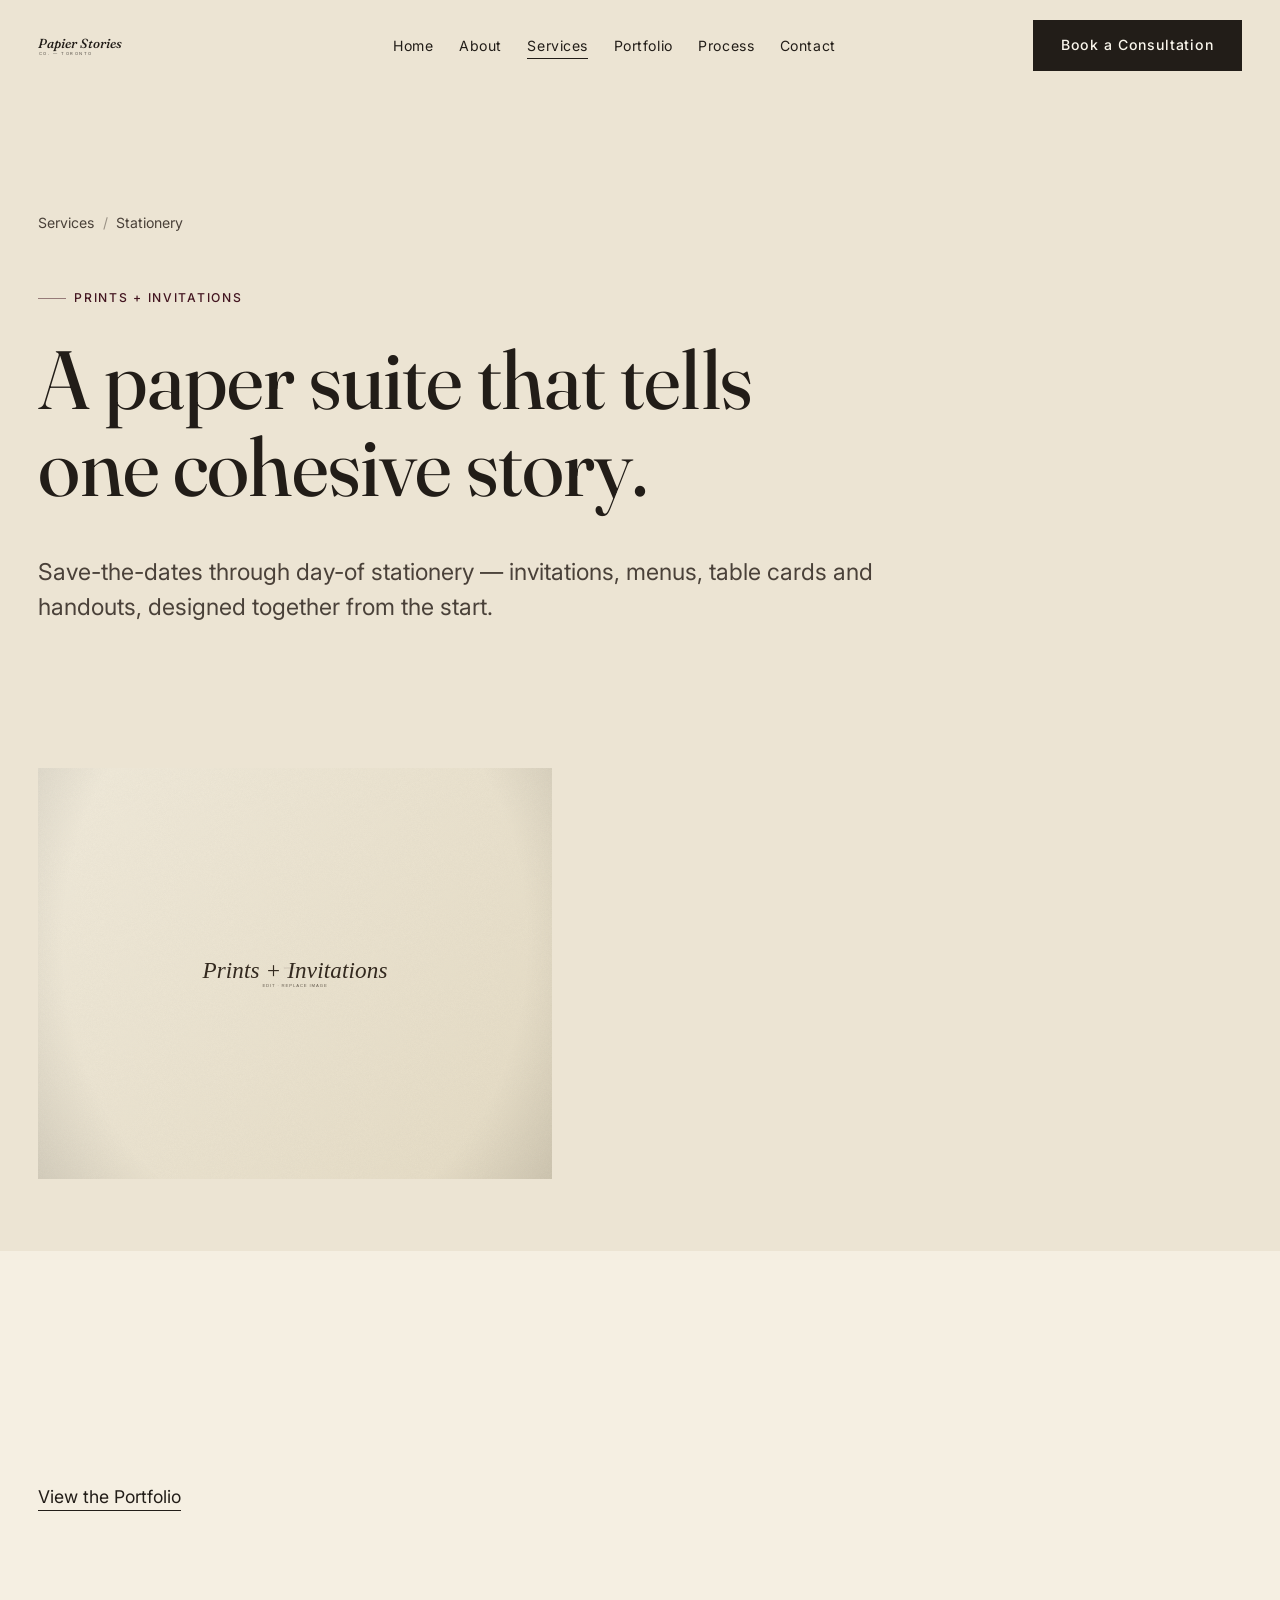
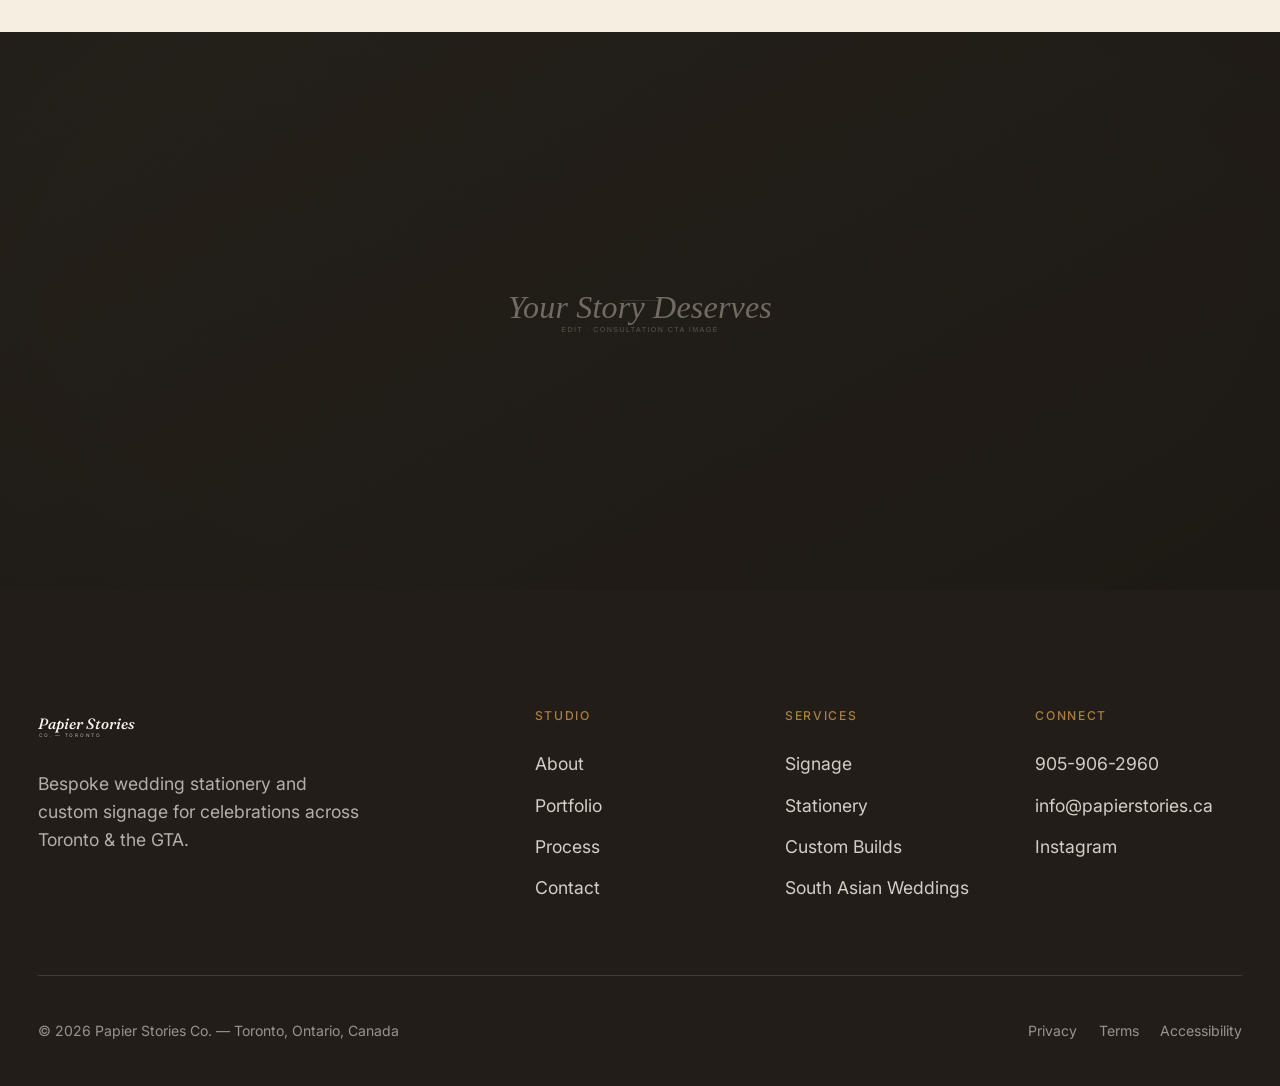
<file: services/stationery.html>
<!DOCTYPE html>
<html lang="en">
<head>
  <meta charset="UTF-8">
  <meta name="viewport" content="width=device-width, initial-scale=1.0">
  <title>Wedding Stationery | Papier Stories Co. — Toronto &amp; GTA</title>
  <meta name="description" content="Custom wedding invitations, menus, table cards and handouts designed as one cohesive paper suite by Papier Stories Co., Toronto & the GTA.">
  <link rel="canonical" href="https://www.papierstories.ca/services/stationery.html">
  <meta property="og:type" content="website">
  <meta property="og:title" content="Wedding Stationery | Papier Stories Co.">
  <meta property="og:image" content="../images/services/prints-invitations.svg">
  <link rel="icon" href="../images/logo/papier-stories-mark.svg" type="image/svg+xml">
  <link rel="stylesheet" href="../css/style.css">
  <link rel="stylesheet" href="../css/components.css">
  <link rel="stylesheet" href="../css/animations.css">
</head>
<body>
  <a class="skip-link" href="#main">Skip to content</a>
  <header class="site-header">
    <div class="site-header__inner">
      <a href="../index.html" class="brand-mark" aria-label="Papier Stories Co., home">
        <svg width="360" height="64" viewBox="0 0 360 64" xmlns="http://www.w3.org/2000/svg"><text x="0" y="38" font-family="'Fraunces', Georgia, serif" font-size="30" font-style="italic" font-weight="500" fill="currentColor">Papier Stories</text><text x="2" y="54" font-family="'Inter', Arial, sans-serif" font-size="9.5" letter-spacing="3.5" fill="currentColor" opacity="0.72">CO. — TORONTO</text></svg>
      </a>
      <nav class="primary-nav" aria-label="Primary">
        <ul class="primary-nav__list">
          <li><a href="../index.html">Home</a></li>
          <li><a href="../about.html">About</a></li>
          <li><a href="../services.html" aria-current="page">Services</a></li>
          <li><a href="../portfolio.html">Portfolio</a></li>
          <li><a href="../process.html">Process</a></li>
          <li><a href="../contact.html">Contact</a></li>
        </ul>
      </nav>
      <div class="header-actions">
        <a class="btn btn--primary" href="../contact.html">Book a Consultation</a>
        <button class="menu-toggle" aria-label="Open menu" aria-expanded="false" aria-controls="mobileMenu"><span></span><span></span><span></span></button>
      </div>
    </div>
  </header>
  <nav class="mobile-menu" id="mobileMenu" aria-label="Mobile">
    <ul class="mobile-menu__list">
      <li><a href="../index.html">Home</a></li><li><a href="../about.html">About</a></li><li><a href="../services.html">Services</a></li><li><a href="../portfolio.html">Portfolio</a></li><li><a href="../process.html">Process</a></li><li><a href="../contact.html">Contact</a></li>
    </ul>
    <div class="mobile-menu__meta"><a href="tel:+19059062960">905-906-2960</a><a href="mailto:info@papierstories.ca">info@papierstories.ca</a></div>
  </nav>

  <main id="main">
    <section class="page-hero">
      <div class="wrap">
        <div class="breadcrumb"><a href="../services.html">Services</a><span aria-hidden="true">/</span><span>Stationery</span></div>
        <p class="label eyebrow-rule">Prints + Invitations</p>
        <h1>A paper suite that tells one cohesive story.</h1>
        <p class="lede">Save-the-dates through day-of stationery — invitations, menus, table cards and handouts, designed together from the start.</p>
      </div>
    </section>

    <section class="section--tight">
      <div class="wrap statement">
        <div class="figure figure--wide mask-reveal" data-reveal="fade">
          <img src="../images/services/prints-invitations.svg" alt="EDIT: Wedding stationery suite by Papier Stories.">
        </div>
        <div data-reveal>
          <p class="label eyebrow-rule">What's Included</p>
          <p style="margin-top: var(--space-sm); color: var(--color-ink-soft);">Invitations, menus, table cards, handouts and personalized seating charts — every piece designed as part of one visual system, so guests experience a consistent story from the save-the-date to the last toast.</p>
          <div style="margin-top: var(--space-md);">
            <a class="btn btn--ghost" href="../services.html#packages">See Stationery Packages</a>
          </div>
        </div>
      </div>
    </section>

    <section class="section section--panel">
      <div class="wrap">
        <p class="label eyebrow-rule" data-reveal>Related Work</p>
        <h3 data-reveal>See stationery from real celebrations.</h3>
        <div style="margin-top: var(--space-md);"><a class="text-link" href="../portfolio.html">View the Portfolio</a></div>
      </div>
    </section>

    <section class="cta-band">
      <div class="cta-band__media"><img src="../images/general/cta-consultation.svg" alt=""></div>
      <div class="wrap">
        <div class="cta-band__body" data-reveal>
          <p class="display">Let's design your suite.</p>
          <p class="lede">Share your vision with us. We'll work out the best plan for your special day.</p>
          <a class="btn btn--on-dark" href="../contact.html">Book a Consultation</a>
        </div>
      </div>
    </section>
  </main>

  <footer class="site-footer">
    <div class="wrap">
      <div class="footer-top">
        <div class="footer-brand">
          <a href="../index.html" class="brand-mark" aria-label="Papier Stories Co., home">
            <svg width="360" height="64" viewBox="0 0 360 64" xmlns="http://www.w3.org/2000/svg"><text x="0" y="38" font-family="'Fraunces', Georgia, serif" font-size="30" font-style="italic" font-weight="500" fill="currentColor">Papier Stories</text><text x="2" y="54" font-family="'Inter', Arial, sans-serif" font-size="9.5" letter-spacing="3.5" fill="currentColor" opacity="0.72">CO. — TORONTO</text></svg>
          </a>
          <p>Bespoke wedding stationery and custom signage for celebrations across Toronto &amp; the GTA.</p>
        </div>
        <div class="footer-cols">
          <div class="footer-col"><h4>Studio</h4><ul><li><a href="../about.html">About</a></li><li><a href="../portfolio.html">Portfolio</a></li><li><a href="../process.html">Process</a></li><li><a href="../contact.html">Contact</a></li></ul></div>
          <div class="footer-col"><h4>Services</h4><ul><li><a href="signage.html">Signage</a></li><li><a href="stationery.html">Stationery</a></li><li><a href="custom-builds.html">Custom Builds</a></li><li><a href="south-asian-weddings.html">South Asian Weddings</a></li></ul></div>
          <div class="footer-col"><h4>Connect</h4><ul><li><a href="tel:+19059062960">905-906-2960</a></li><li><a href="mailto:info@papierstories.ca">info@papierstories.ca</a></li><li><a href="https://instagram.com/papierstories.co" target="_blank" rel="noopener">Instagram</a></li></ul></div>
        </div>
      </div>
      <div class="footer-bottom">
        <p>&copy; <span data-year>2026</span> Papier Stories Co. &mdash; Toronto, Ontario, Canada</p>
        <div class="legal-links"><a href="../privacy.html">Privacy</a><a href="../terms.html">Terms</a><a href="../accessibility.html">Accessibility</a></div>
      </div>
    </div>
  </footer>

  <script src="../js/config.js"></script>
  <script src="../js/navigation.js"></script>
  <script src="../js/animations.js"></script>
  <script src="../js/main.js"></script>
</body>
</html>
</file>
<file: css/style.css>
/* ==========================================================================
   PAPIER STORIES CO. — CORE STYLESHEET
   Design tokens, reset, base typography, layout primitives, header/footer.
   Edit the :root block below to retune the entire visual system at once.
   ========================================================================== */

@import url('https://fonts.googleapis.com/css2?family=Fraunces:ital,opsz,wght@0,9..144,340;0,9..144,440;0,9..144,560;1,9..144,440;1,9..144,500&family=Inter:wght@400;500;600&display=swap');

:root {
  /* ---- COLOR: paper, ink, and two considered accents (wine + brass) ---- */
  --color-ink:        #221D18;   /* warm near-black — primary text */
  --color-ink-soft:   #4A4139;   /* secondary text on paper */
  --color-paper:      #ECE4D3;   /* base background — warm parchment */
  --color-paper-soft: #F5EFE2;   /* lighter panel background */
  --color-paper-deep: #DED2B6;   /* deeper panel / hairline fill */
  --color-line:       #C9BC9C;   /* hairline borders on paper */
  --color-wine:       #661F2C;   /* primary accent — sealing-wax wine */
  --color-wine-deep:  #431520;   /* wine, darker, for text on paper */
  --color-brass:      #A9803F;   /* secondary accent — foil brass */
  --color-cream:      #FAF6EC;   /* near-white, for text on dark */

  /* ---- TYPE ---- */
  --font-display: 'Fraunces', Georgia, serif;
  --font-sans: 'Inter', -apple-system, BlinkMacSystemFont, sans-serif;

  --fs-label:   0.76rem;
  --fs-small:   0.88rem;
  --fs-body:    clamp(1rem, 0.96rem + 0.2vw, 1.1rem);
  --fs-lead:    clamp(1.15rem, 1.05rem + 0.5vw, 1.45rem);
  --fs-h4:      clamp(1.25rem, 1.15rem + 0.5vw, 1.55rem);
  --fs-h3:      clamp(1.6rem, 1.35rem + 1.2vw, 2.3rem);
  --fs-h2:      clamp(2.1rem, 1.6rem + 2.4vw, 3.6rem);
  --fs-h1:      clamp(2.7rem, 1.8rem + 4.2vw, 5.6rem);
  --fs-display: clamp(3.1rem, 1.6rem + 7vw, 8.2rem);

  /* ---- SPACE ---- */
  --space-3xs: 0.4rem;
  --space-2xs: 0.7rem;
  --space-xs:  1.1rem;
  --space-sm:  1.75rem;
  --space-md:  2.75rem;
  --space-lg:  4.5rem;
  --space-xl:  7.5rem;
  --space-2xl: 11rem;

  --content-max: 1360px;
  --measure: 62ch;

  --ease-editorial: cubic-bezier(0.22, 1, 0.36, 1);
  --dur-slow: 900ms;
  --dur-med: 550ms;
  --dur-fast: 260ms;

  --header-h: 92px;
}

/* ---------------------------------------------------------------------- */
/* RESET                                                                   */
/* ---------------------------------------------------------------------- */
*, *::before, *::after { box-sizing: border-box; }
html { scroll-behavior: smooth; }
@media (prefers-reduced-motion: reduce) {
  html { scroll-behavior: auto; }
  *, *::before, *::after {
    animation-duration: 0.001ms !important;
    animation-iteration-count: 1 !important;
    transition-duration: 0.001ms !important;
    scroll-behavior: auto !important;
  }
}
body, h1, h2, h3, h4, p, figure, blockquote, dl, dd { margin: 0; }
ul, ol { margin: 0; padding: 0; list-style: none; }
img, svg, video { display: block; max-width: 100%; height: auto; }
a { color: inherit; text-decoration: none; }
button, input, select, textarea { font: inherit; color: inherit; }
button { background: none; border: none; cursor: pointer; padding: 0; }
table { border-collapse: collapse; }

body {
  background: var(--color-paper);
  color: var(--color-ink);
  font-family: var(--font-sans);
  font-size: var(--fs-body);
  line-height: 1.6;
  -webkit-font-smoothing: antialiased;
  text-rendering: optimizeLegibility;
  overflow-x: hidden;
}

/* ---------------------------------------------------------------------- */
/* TYPOGRAPHY                                                              */
/* ---------------------------------------------------------------------- */
h1, h2, h3, h4 {
  font-family: var(--font-display);
  font-weight: 440;
  line-height: 1.06;
  letter-spacing: -0.01em;
  color: var(--color-ink);
}
h1 { font-size: var(--fs-h1); }
h2 { font-size: var(--fs-h2); }
h3 { font-size: var(--fs-h3); }
h4 { font-size: var(--fs-h4); font-weight: 500; }

.display {
  font-family: var(--font-display);
  font-size: var(--fs-display);
  font-weight: 440;
  line-height: 0.98;
  letter-spacing: -0.015em;
}

.lede {
  font-size: var(--fs-lead);
  line-height: 1.5;
  color: var(--color-ink-soft);
  max-width: var(--measure);
}

p { max-width: var(--measure); }
p + p { margin-top: 1em; }

.label {
  font-family: var(--font-sans);
  font-size: var(--fs-label);
  font-weight: 500;
  letter-spacing: 0.14em;
  text-transform: uppercase;
  color: var(--color-wine-deep);
}
.label--muted { color: var(--color-ink-soft); opacity: 0.75; }
.label--on-dark { color: var(--color-brass); }

.serif-italic { font-family: var(--font-display); font-style: italic; font-weight: 440; }

.eyebrow-rule {
  display: inline-flex;
  align-items: center;
  gap: 0.65em;
}
.eyebrow-rule::before {
  content: "";
  width: 28px;
  height: 1px;
  background: currentColor;
  opacity: 0.5;
  display: inline-block;
}

::selection { background: var(--color-wine); color: var(--color-cream); }

/* ---------------------------------------------------------------------- */
/* LAYOUT PRIMITIVES                                                       */
/* ---------------------------------------------------------------------- */
.wrap {
  max-width: var(--content-max);
  margin-inline: auto;
  padding-inline: clamp(1.25rem, 3vw, 3.5rem);
}

.section { padding-block: var(--space-xl); position: relative; }
.section--tight { padding-block: var(--space-lg); }
.section--dark {
  background: var(--color-ink);
  color: var(--color-cream);
}
.section--wine {
  background: var(--color-wine-deep);
  color: var(--color-cream);
}
.section--panel { background: var(--color-paper-soft); }

.grid { display: grid; gap: var(--space-md); }
.grid-2 { grid-template-columns: repeat(2, 1fr); }
.grid-3 { grid-template-columns: repeat(3, 1fr); }
.grid-12 { grid-template-columns: repeat(12, 1fr); }

.visually-hidden {
  position: absolute !important;
  width: 1px; height: 1px;
  padding: 0; margin: -1px;
  overflow: hidden;
  clip: rect(0,0,0,0);
  white-space: nowrap; border: 0;
}

.skip-link {
  position: fixed;
  top: -60px; left: 1rem;
  background: var(--color-ink);
  color: var(--color-cream);
  padding: 0.75em 1.25em;
  z-index: 1000;
  transition: top var(--dur-fast) var(--ease-editorial);
  font-size: var(--fs-small);
}
.skip-link:focus { top: 1rem; }

:focus-visible {
  outline: 2px solid var(--color-wine);
  outline-offset: 3px;
}

/* ---------------------------------------------------------------------- */
/* BUTTONS + LINKS                                                        */
/* ---------------------------------------------------------------------- */
.btn {
  display: inline-flex;
  align-items: center;
  gap: 0.6em;
  font-family: var(--font-sans);
  font-size: var(--fs-small);
  font-weight: 500;
  letter-spacing: 0.06em;
  padding: 0.95em 1.9em;
  border: 1px solid currentColor;
  transition: background var(--dur-fast) var(--ease-editorial),
              color var(--dur-fast) var(--ease-editorial),
              border-color var(--dur-fast) var(--ease-editorial);
  white-space: nowrap;
}
.btn--primary {
  background: var(--color-ink);
  color: var(--color-cream);
  border-color: var(--color-ink);
}
.btn--primary:hover { background: var(--color-wine); border-color: var(--color-wine); }
.btn--ghost { background: transparent; color: var(--color-ink); border-color: currentColor; }
.btn--ghost:hover { background: var(--color-ink); color: var(--color-cream); }
.btn--on-dark { color: var(--color-cream); border-color: var(--color-cream); }
.btn--on-dark:hover { background: var(--color-cream); color: var(--color-ink); }

.text-link {
  position: relative;
  padding-bottom: 0.2em;
  background-image: linear-gradient(currentColor, currentColor);
  background-size: 100% 1px;
  background-repeat: no-repeat;
  background-position: 0 100%;
  transition: background-size var(--dur-med) var(--ease-editorial);
}
.text-link:hover { background-size: 0% 1px; }

/* ---------------------------------------------------------------------- */
/* SITE HEADER + NAVIGATION                                                */
/* ---------------------------------------------------------------------- */
.site-header {
  position: fixed;
  top: 0; left: 0; right: 0;
  z-index: 500;
  height: var(--header-h);
  display: flex;
  align-items: center;
  transition: background var(--dur-med) var(--ease-editorial),
              border-color var(--dur-med) var(--ease-editorial),
              transform var(--dur-med) var(--ease-editorial);
  border-bottom: 1px solid transparent;
}
.site-header.is-scrolled {
  background: rgba(236, 228, 211, 0.92);
  backdrop-filter: blur(10px);
  border-color: var(--color-line);
}
.site-header.is-on-dark:not(.is-scrolled) { color: var(--color-cream); }
.site-header.is-hidden { transform: translateY(-100%); }

.site-header__inner {
  width: 100%;
  max-width: var(--content-max);
  margin-inline: auto;
  padding-inline: clamp(1.25rem, 3vw, 3.5rem);
  display: flex;
  align-items: center;
  justify-content: space-between;
  gap: var(--space-md);
}

.brand-mark { color: inherit; display: flex; align-items: center; }
.brand-mark svg { height: 28px; width: auto; color: inherit; }

.primary-nav { display: none; }
.primary-nav__list {
  display: flex;
  align-items: center;
  gap: clamp(1.25rem, 2vw, 2.25rem);
}
.primary-nav__list a {
  font-size: var(--fs-small);
  letter-spacing: 0.04em;
  position: relative;
  padding-bottom: 0.3em;
}
.primary-nav__list a::after {
  content: "";
  position: absolute;
  left: 0; bottom: 0;
  height: 1px;
  width: 100%;
  transform: scaleX(0);
  transform-origin: right;
  background: currentColor;
  transition: transform var(--dur-med) var(--ease-editorial);
}
.primary-nav__list a:hover::after,
.primary-nav__list a[aria-current="page"]::after {
  transform: scaleX(1);
  transform-origin: left;
}

.header-actions { display: flex; align-items: center; gap: var(--space-sm); }
.header-actions .btn { display: none; }

.menu-toggle {
  display: flex;
  flex-direction: column;
  gap: 5px;
  width: 30px;
  z-index: 620;
}
.menu-toggle span {
  height: 1px;
  background: currentColor;
  width: 100%;
  transition: transform var(--dur-fast) var(--ease-editorial), opacity var(--dur-fast) var(--ease-editorial);
}
.menu-toggle[aria-expanded="true"] span:nth-child(1) { transform: translateY(6px) rotate(45deg); }
.menu-toggle[aria-expanded="true"] span:nth-child(2) { opacity: 0; }
.menu-toggle[aria-expanded="true"] span:nth-child(3) { transform: translateY(-6px) rotate(-45deg); }

/* full-screen editorial mobile menu */
.mobile-menu {
  position: fixed;
  inset: 0;
  background: var(--color-ink);
  color: var(--color-cream);
  z-index: 600;
  display: flex;
  flex-direction: column;
  justify-content: center;
  padding: var(--space-lg) clamp(1.25rem, 6vw, 3.5rem);
  transform: translateY(-100%);
  transition: transform var(--dur-slow) var(--ease-editorial);
}
.mobile-menu.is-open { transform: translateY(0); }
.mobile-menu__list { display: flex; flex-direction: column; gap: 0.25em; }
.mobile-menu__list a {
  font-family: var(--font-display);
  font-size: clamp(2.1rem, 9vw, 3.4rem);
  font-style: italic;
  font-weight: 440;
  display: inline-block;
  padding-block: 0.12em;
  border-bottom: 1px solid transparent;
}
.mobile-menu__list li { border-bottom: 1px solid rgba(250,246,236,0.14); }
.mobile-menu__list li:last-child { border-bottom: none; }
.mobile-menu__meta {
  margin-top: var(--space-lg);
  display: flex;
  flex-direction: column;
  gap: 0.6em;
  font-size: var(--fs-small);
  color: var(--color-brass);
}

/* ---------------------------------------------------------------------- */
/* FOOTER                                                                  */
/* ---------------------------------------------------------------------- */
.site-footer {
  background: var(--color-ink);
  color: var(--color-cream);
  padding-block: var(--space-xl) var(--space-md);
}
.footer-top {
  display: grid;
  gap: var(--space-lg);
  padding-bottom: var(--space-lg);
  border-bottom: 1px solid rgba(250,246,236,0.14);
}
.footer-brand .brand-mark svg { height: 32px; }
.footer-brand p {
  margin-top: var(--space-sm);
  color: rgba(250,246,236,0.68);
  max-width: 30ch;
}
.footer-cols { display: grid; gap: var(--space-md); grid-template-columns: repeat(2, 1fr); }
.footer-col h4 {
  font-family: var(--font-sans);
  font-size: var(--fs-label);
  letter-spacing: 0.14em;
  text-transform: uppercase;
  font-weight: 500;
  color: var(--color-brass);
  margin-bottom: var(--space-sm);
}
.footer-col ul { display: flex; flex-direction: column; gap: 0.75em; }
.footer-col a { color: rgba(250,246,236,0.82); }
.footer-col a:hover { color: var(--color-cream); }

.footer-bottom {
  padding-top: var(--space-md);
  display: flex;
  flex-wrap: wrap;
  gap: 1em 2em;
  justify-content: space-between;
  align-items: center;
  font-size: var(--fs-small);
  color: rgba(250,246,236,0.55);
}
.footer-bottom .legal-links { display: flex; gap: 1.5em; flex-wrap: wrap; }

/* ---------------------------------------------------------------------- */
/* RESPONSIVE                                                              */
/* ---------------------------------------------------------------------- */
@media (min-width: 900px) {
  .primary-nav { display: block; }
  .header-actions .btn { display: inline-flex; }
  .menu-toggle { display: none; }
  .grid-2 { grid-template-columns: repeat(2, 1fr); }
  .footer-top { grid-template-columns: 1.2fr 2fr; }
  .footer-cols { grid-template-columns: repeat(3, 1fr); }
}

@media (max-width: 899px) {
  :root { --header-h: 76px; }
  h1 { font-size: clamp(2.3rem, 8vw, 3.4rem); }
  .grid-2, .grid-3 { grid-template-columns: 1fr; }
  .section { padding-block: var(--space-lg); }
}

@media (max-width: 480px) {
  .wrap { padding-inline: 1.1rem; }
}
</file>
<file: css/components.css>
/* ==========================================================================
   PAPIER STORIES CO. — COMPONENTS
   ========================================================================== */

/* ---------------------------------------------------------------------- */
/* HERO                                                                    */
/* ---------------------------------------------------------------------- */
.hero {
  min-height: 100svh;
  display: flex;
  align-items: flex-end;
  position: relative;
  background: var(--color-ink);
  color: var(--color-cream);
  overflow: hidden;
}
.hero__media {
  position: absolute;
  inset: 0;
  z-index: 0;
}
.hero__media img {
  width: 100%; height: 100%;
  object-fit: cover;
  object-position: center 30%;
  transform: scale(1.08);
}
.hero__media::after {
  content: "";
  position: absolute; inset: 0;
  background: linear-gradient(180deg, rgba(34,29,24,0.15) 0%, rgba(34,29,24,0.1) 40%, rgba(34,29,24,0.72) 100%);
}
.hero__body {
  position: relative;
  z-index: 1;
  width: 100%;
  padding-block: var(--space-2xl) var(--space-lg);
}
.hero__eyebrow { color: var(--color-brass); margin-bottom: var(--space-md); }
.hero__headline {
  font-family: var(--font-display);
  font-size: var(--fs-display);
  font-weight: 440;
  line-height: 0.96;
  letter-spacing: -0.02em;
  max-width: 16ch;
}
.hero__foot {
  margin-top: var(--space-lg);
  display: grid;
  grid-template-columns: 1fr;
  gap: var(--space-md);
  align-items: end;
}
.hero__lede { max-width: 42ch; color: rgba(250,246,236,0.86); font-size: var(--fs-lead); }
.hero__ctas { display: flex; flex-wrap: wrap; gap: 1rem; }
.hero__scroll {
  position: absolute;
  right: clamp(1.25rem, 3vw, 3.5rem);
  bottom: var(--space-md);
  z-index: 1;
  display: none;
  align-items: center;
  gap: 0.75em;
  color: rgba(250,246,236,0.75);
  font-size: var(--fs-label);
  letter-spacing: 0.14em;
  text-transform: uppercase;
  writing-mode: vertical-rl;
}
.hero__scroll::after {
  content: "";
  width: 1px; height: 46px;
  background: currentColor;
  opacity: 0.6;
}

@media (min-width: 900px) {
  .hero__foot { grid-template-columns: 1.1fr auto; }
  .hero__scroll { display: flex; }
}

/* [reveal] hero entrance handled by animations.css / animations.js */

/* ---------------------------------------------------------------------- */
/* STATEMENT / EDITORIAL TEXT BLOCKS                                       */
/* ---------------------------------------------------------------------- */
.statement {
  display: grid;
  gap: var(--space-lg);
  align-items: center;
}
.statement__text .display { max-width: 13ch; }
.statement__text .lede { margin-top: var(--space-md); }
.statement--flip .statement__media { order: -1; }

@media (min-width: 900px) {
  .statement { grid-template-columns: 1fr 1fr; gap: var(--space-2xl); }
}

.word-reveal span {
  display: inline-block;
  opacity: 0.22;
  transition: opacity var(--dur-med) var(--ease-editorial);
}
.word-reveal span.is-lit { opacity: 1; }

.figure { position: relative; overflow: hidden; }
.figure img { width: 100%; height: 100%; object-fit: cover; }
.figure--tall { aspect-ratio: 4 / 5; }
.figure--wide { aspect-ratio: 5 / 4; }
.figure--square { aspect-ratio: 1 / 1; }
.figure__cap {
  position: absolute;
  left: var(--space-sm);
  bottom: var(--space-sm);
  color: var(--color-cream);
  font-size: var(--fs-label);
  letter-spacing: 0.1em;
  text-transform: uppercase;
  text-shadow: 0 1px 6px rgba(0,0,0,0.35);
}

/* ---------------------------------------------------------------------- */
/* SECTION HEADS                                                          */
/* ---------------------------------------------------------------------- */
.section-head {
  display: grid;
  gap: var(--space-sm);
  margin-bottom: var(--space-lg);
}
.section-head .label { margin-bottom: var(--space-xs); }
@media (min-width: 900px) {
  .section-head--split {
    grid-template-columns: 1.3fr 1fr;
    align-items: end;
  }
}

/* ---------------------------------------------------------------------- */
/* SERVICES EXPLORER                                                      */
/* ---------------------------------------------------------------------- */
.services-explorer {
  display: grid;
  gap: var(--space-md);
}
.services-list {
  display: flex;
  flex-direction: column;
}
.service-row {
  border-top: 1px solid var(--color-line);
  padding-block: var(--space-sm);
  display: grid;
  grid-template-columns: auto 1fr auto;
  align-items: baseline;
  gap: var(--space-sm);
  cursor: pointer;
  text-align: left;
  width: 100%;
  transition: color var(--dur-fast) var(--ease-editorial);
}
.services-list .service-row:last-child { border-bottom: 1px solid var(--color-line); }
.service-row__index { font-size: var(--fs-small); color: var(--color-ink-soft); opacity: 0.6; }
.service-row__title {
  font-family: var(--font-display);
  font-size: clamp(1.4rem, 1.1rem + 1.6vw, 2.1rem);
  font-weight: 440;
  transition: transform var(--dur-med) var(--ease-editorial), color var(--dur-fast) var(--ease-editorial);
}
.service-row__desc {
  grid-column: 2 / 3;
  max-width: 55ch;
  font-size: var(--fs-small);
  color: var(--color-ink-soft);
  display: none;
}
.service-row__arrow { font-size: 1.2rem; transition: transform var(--dur-med) var(--ease-editorial); opacity: 0.5; }
.service-row:hover .service-row__title,
.service-row.is-active .service-row__title { color: var(--color-wine); transform: translateX(6px); }
.service-row.is-active .service-row__arrow { transform: translateX(4px); opacity: 1; }
.service-row.is-active .service-row__desc { display: block; margin-top: 0.5em; }

.services-visual {
  position: relative;
  aspect-ratio: 4/5;
  overflow: hidden;
  display: none;
}
.services-visual img {
  position: absolute; inset: 0;
  width: 100%; height: 100%; object-fit: cover;
  opacity: 0;
  transition: opacity var(--dur-med) var(--ease-editorial);
}
.services-visual img.is-active { opacity: 1; }

@media (min-width: 900px) {
  .services-explorer { grid-template-columns: 1.1fr 1fr; align-items: start; gap: var(--space-2xl); }
  .services-visual { display: block; position: sticky; top: calc(var(--header-h) + var(--space-md)); }
}

/* mobile service accordion cards (image shown inline when active) */
.service-row__thumb {
  grid-column: 1 / -1;
  overflow: hidden;
  max-height: 0;
  transition: max-height var(--dur-med) var(--ease-editorial);
}
.service-row.is-active .service-row__thumb { max-height: 320px; margin-top: var(--space-xs); }
.service-row__thumb img { width: 100%; aspect-ratio: 16/10; object-fit: cover; }
@media (min-width: 900px) { .service-row__thumb { display: none; } }

/* ---------------------------------------------------------------------- */
/* PORTFOLIO MASONRY + FILTERS                                            */
/* ---------------------------------------------------------------------- */
.portfolio-filters {
  display: flex;
  flex-wrap: wrap;
  gap: 0.5rem 1.75rem;
  margin-bottom: var(--space-lg);
}
.portfolio-filters button {
  font-size: var(--fs-small);
  letter-spacing: 0.03em;
  color: var(--color-ink-soft);
  padding-bottom: 0.3em;
  border-bottom: 1px solid transparent;
  transition: color var(--dur-fast) var(--ease-editorial), border-color var(--dur-fast) var(--ease-editorial);
}
.portfolio-filters button:hover { color: var(--color-ink); }
.portfolio-filters button[aria-pressed="true"] { color: var(--color-wine); border-color: var(--color-wine); }

.masonry {
  columns: 1;
  column-gap: var(--space-sm);
}
.masonry__item {
  break-inside: avoid;
  margin-bottom: var(--space-sm);
  position: relative;
  cursor: pointer;
  overflow: hidden;
}
.masonry__item img {
  width: 100%;
  display: block;
  transition: transform var(--dur-slow) var(--ease-editorial);
}
.masonry__item:hover img { transform: scale(1.045); }
.masonry__item .masonry__caption {
  position: absolute;
  inset: auto 0 0 0;
  padding: var(--space-md) var(--space-sm) var(--space-sm);
  background: linear-gradient(0deg, rgba(34,29,24,0.72), transparent);
  color: var(--color-cream);
  opacity: 0;
  transform: translateY(8px);
  transition: opacity var(--dur-fast) var(--ease-editorial), transform var(--dur-fast) var(--ease-editorial);
}
.masonry__item:hover .masonry__caption,
.masonry__item:focus-visible .masonry__caption { opacity: 1; transform: translateY(0); }
.masonry__caption .label { color: var(--color-brass); display: block; margin-bottom: 0.3em; }
.masonry__caption span.title { font-family: var(--font-display); font-style: italic; font-size: 1.1rem; }
.masonry__item.is-hidden { display: none; }

@media (min-width: 640px) { .masonry { columns: 2; } }
@media (min-width: 1100px) { .masonry { columns: 3; } }

/* lightbox */
.lightbox {
  position: fixed; inset: 0;
  background: rgba(20,17,14,0.96);
  z-index: 900;
  display: none;
  align-items: center;
  justify-content: center;
  padding: 4vh 3vw;
}
.lightbox.is-open { display: flex; }
.lightbox__frame { position: relative; max-width: 1100px; width: 100%; }
.lightbox__frame img { width: 100%; max-height: 82vh; object-fit: contain; margin-inline: auto; }
.lightbox__meta { margin-top: var(--space-sm); color: var(--color-cream); text-align: center; }
.lightbox__meta .label { color: var(--color-brass); }
.lightbox__close, .lightbox__prev, .lightbox__next {
  position: fixed;
  color: var(--color-cream);
  font-size: var(--fs-small);
  letter-spacing: 0.08em;
}
.lightbox__close { top: var(--space-md); right: clamp(1.25rem, 3vw, 3.5rem); }
.lightbox__prev, .lightbox__next {
  top: 50%; transform: translateY(-50%);
  font-family: var(--font-display); font-size: 2rem; font-style: italic;
}
.lightbox__prev { left: clamp(0.75rem, 2vw, 2rem); }
.lightbox__next { right: clamp(0.75rem, 2vw, 2rem); }

/* ---------------------------------------------------------------------- */
/* REAL WEDDING STORY (feature card)                                      */
/* ---------------------------------------------------------------------- */
.story-feature {
  display: grid;
  gap: var(--space-lg);
}
.story-feature__media { position: relative; }
.story-feature__tags { display: flex; flex-wrap: wrap; gap: 0.5rem; margin: var(--space-md) 0; }
.story-feature__tags span {
  font-size: var(--fs-label);
  letter-spacing: 0.08em;
  text-transform: uppercase;
  padding: 0.4em 0.9em;
  border: 1px solid var(--color-line);
  color: var(--color-ink-soft);
}
.story-feature blockquote {
  font-family: var(--font-display);
  font-style: italic;
  font-size: var(--fs-h4);
  line-height: 1.4;
  color: var(--color-ink);
  border-left: 2px solid var(--color-wine);
  padding-left: var(--space-sm);
  margin-block: var(--space-md);
}
@media (min-width: 900px) {
  .story-feature { grid-template-columns: 1fr 1fr; align-items: center; gap: var(--space-2xl); }
}

/* ---------------------------------------------------------------------- */
/* FOUNDERS                                                               */
/* ---------------------------------------------------------------------- */
.founders {
  display: grid;
  gap: var(--space-lg);
}
.founders__portrait { position: relative; }
.founders__names { margin-top: var(--space-md); }
.founders__quote {
  font-family: var(--font-display);
  font-style: italic;
  font-size: var(--fs-h3);
  line-height: 1.25;
  margin-block: var(--space-md);
}
@media (min-width: 900px) {
  .founders { grid-template-columns: 0.85fr 1.15fr; gap: var(--space-2xl); align-items: center; }
}

/* ---------------------------------------------------------------------- */
/* PHILOSOPHY / PULL QUOTE BAND                                           */
/* ---------------------------------------------------------------------- */
.pull-band {
  text-align: left;
  padding-block: var(--space-lg);
}
.pull-band blockquote {
  font-family: var(--font-display);
  font-style: italic;
  font-weight: 440;
  font-size: clamp(1.9rem, 1.3rem + 3vw, 3.6rem);
  line-height: 1.15;
  max-width: 20ch;
}
.pull-band cite {
  display: block;
  margin-top: var(--space-md);
  font-style: normal;
  font-size: var(--fs-small);
  letter-spacing: 0.06em;
  color: var(--color-brass);
}

/* ---------------------------------------------------------------------- */
/* PROCESS (legitimately sequential — numbering earned)                    */
/* ---------------------------------------------------------------------- */
.process-list { display: flex; flex-direction: column; }
.process-step {
  display: grid;
  grid-template-columns: auto 1fr;
  gap: var(--space-md);
  padding-block: var(--space-md);
  border-top: 1px solid var(--color-line);
}
.process-list .process-step:last-child { border-bottom: 1px solid var(--color-line); }
.process-step__num {
  font-family: var(--font-display);
  font-style: italic;
  font-size: var(--fs-h3);
  color: var(--color-line);
}
.process-step__title { margin-bottom: 0.4em; }
.process-step__desc { color: var(--color-ink-soft); max-width: 52ch; }
@media (min-width: 900px) {
  .process-step { grid-template-columns: 140px 1fr; }
}

/* ---------------------------------------------------------------------- */
/* SOUTH ASIAN FEATURE                                                    */
/* ---------------------------------------------------------------------- */
.culture-feature {
  display: grid;
  gap: var(--space-lg);
}
.culture-feature__points {
  display: grid;
  gap: var(--space-sm);
  margin-top: var(--space-md);
}
.culture-feature__points div { padding-block: var(--space-xs); border-top: 1px solid rgba(250,246,236,0.18); }
.culture-feature__points h4 { font-size: var(--fs-h4); font-weight: 500; margin-bottom: 0.3em; }
.culture-feature__points p { color: rgba(250,246,236,0.75); }
@media (min-width: 900px) {
  .culture-feature { grid-template-columns: 1fr 1fr; gap: var(--space-2xl); align-items: center; }
}

/* ---------------------------------------------------------------------- */
/* PACKAGES                                                               */
/* ---------------------------------------------------------------------- */
.packages {
  display: grid;
  gap: 0;
  border-top: 1px solid var(--color-line);
}
.package-row {
  display: grid;
  gap: var(--space-xs) var(--space-md);
  padding-block: var(--space-md);
  border-bottom: 1px solid var(--color-line);
}
.package-row__head { display: flex; justify-content: space-between; align-items: baseline; gap: var(--space-sm); flex-wrap: wrap; }
.package-row__price { font-family: var(--font-display); font-style: italic; color: var(--color-wine); white-space: nowrap; }
.package-row__desc { color: var(--color-ink-soft); max-width: 60ch; }
@media (min-width: 900px) {
  .package-row { grid-template-columns: 1fr 1fr; align-items: center; }
  .package-row__desc { grid-column: 1 / -1; }
}

/* ---------------------------------------------------------------------- */
/* TESTIMONIALS                                                           */
/* ---------------------------------------------------------------------- */
.testimonial-carousel { position: relative; }
.testimonial-track { overflow: hidden; }
.testimonial-slides {
  display: flex;
  transition: transform var(--dur-slow) var(--ease-editorial);
}
.testimonial-slide {
  flex: 0 0 100%;
  padding-right: var(--space-md);
}
.testimonial-slide blockquote {
  font-family: var(--font-display);
  font-style: italic;
  font-size: clamp(1.4rem, 1.1rem + 1.6vw, 2.1rem);
  line-height: 1.4;
  max-width: 32ch;
}
.testimonial-slide cite {
  display: block;
  margin-top: var(--space-sm);
  font-style: normal;
  font-size: var(--fs-small);
  color: var(--color-ink-soft);
}
.testimonial-controls {
  display: flex;
  align-items: center;
  gap: var(--space-md);
  margin-top: var(--space-lg);
}
.testimonial-controls button { font-size: 1.3rem; opacity: 0.55; transition: opacity var(--dur-fast); }
.testimonial-controls button:hover { opacity: 1; }
.testimonial-dots { display: flex; gap: 0.5em; }
.testimonial-dots button {
  width: 6px; height: 6px; border-radius: 50%;
  background: var(--color-line);
  opacity: 1;
}
.testimonial-dots button[aria-current="true"] { background: var(--color-wine); }

/* ---------------------------------------------------------------------- */
/* INSTAGRAM                                                              */
/* ---------------------------------------------------------------------- */
.instagram-grid {
  display: grid;
  grid-template-columns: repeat(2, 1fr);
  gap: var(--space-3xs);
}
.instagram-grid a { position: relative; aspect-ratio: 1/1; overflow: hidden; display: block; }
.instagram-grid img { width: 100%; height: 100%; object-fit: cover; transition: transform var(--dur-med) var(--ease-editorial); }
.instagram-grid a:hover img { transform: scale(1.06); }
@media (min-width: 640px) { .instagram-grid { grid-template-columns: repeat(3, 1fr); } }
@media (min-width: 1100px) { .instagram-grid { grid-template-columns: repeat(6, 1fr); } }

/* ---------------------------------------------------------------------- */
/* CTA BAND                                                               */
/* ---------------------------------------------------------------------- */

.cta-band {
  position: relative;
  color: var(--color-cream);
  min-height: 62vh;
  display: flex;
  align-items: center;
  overflow: hidden;
}

.cta-band__media {
  position: absolute;
  inset: 0;
  z-index: 0;
}

.cta-band__media img {
  width: 100%;
  height: 100%;
  display: block;
  object-fit: cover;
}

.cta-band__media::after {
  content: "";
  position: absolute;
  inset: 0;
  background: rgba(34, 29, 24, 0.62);
}

.cta-band__body {
  position: relative;
  z-index: 1;
  text-align: left;

  /* Don't constrain the entire CTA to 22ch */
  max-width: 760px;

  padding-block: var(--space-xl);
}

.cta-band__body .display {
  margin: 0;
  font-size: clamp(2.4rem, 1.6rem + 4vw, 5rem);
  line-height: 1.05;
  letter-spacing: -0.02em;
}

.cta-band__body .lede {
  color: rgba(250, 246, 236, 0.85);
  margin-block: var(--space-md);
  max-width: 40ch;
  line-height: 1.6;
}

.cta-band__body .btn {
  display: inline-flex;
  align-items: center;
}

/* ---------------------------------------------------------------------- */
/* CONTACT / LOCATION                                                     */
/* ---------------------------------------------------------------------- */
.contact-grid { display: grid; gap: var(--space-lg); }
.contact-details dl { display: grid; gap: var(--space-sm); margin-top: var(--space-md); }
.contact-details dt { font-size: var(--fs-label); letter-spacing: 0.1em; text-transform: uppercase; color: var(--color-ink-soft); }
.contact-details dd { font-family: var(--font-display); font-size: var(--fs-h4); margin-top: 0.2em; }
@media (min-width: 900px) { .contact-grid { grid-template-columns: 0.85fr 1.15fr; gap: var(--space-2xl); } }

/* ---------------------------------------------------------------------- */
/* FORM                                                                   */
/* ---------------------------------------------------------------------- */
.form-steps__meta {
  display: flex;
  gap: var(--space-md);
  margin-bottom: var(--space-lg);
  flex-wrap: wrap;
}
.form-steps__meta span { font-size: var(--fs-label); letter-spacing: 0.1em; text-transform: uppercase; color: var(--color-line); }
.form-steps__meta span.is-active { color: var(--color-wine); }

.field {
  position: relative;
  margin-bottom: var(--space-md);
}
.field label {
  display: block;
  font-size: var(--fs-small);
  color: var(--color-ink-soft);
  margin-bottom: 0.5em;
}
.field input,
.field select,
.field textarea {
  width: 100%;
  background: transparent;
  border: none;
  border-bottom: 1px solid var(--color-line);
  padding-block: 0.65em;
  font-size: var(--fs-body);
  transition: border-color var(--dur-fast) var(--ease-editorial);
}
.field select { appearance: none; background-image: none; }
.field textarea { resize: vertical; min-height: 6em; border: 1px solid var(--color-line); padding: 0.75em; }
.field input:focus, .field select:focus, .field textarea:focus { border-color: var(--color-wine); }
.field input:invalid:not(:placeholder-shown) { border-color: var(--color-wine); }
.field__error {
  display: none;
  color: var(--color-wine);
  font-size: var(--fs-small);
  margin-top: 0.4em;
}
.field.has-error .field__error { display: block; }
.field.has-error input, .field.has-error select, .field.has-error textarea { border-color: var(--color-wine); }

.field-row { display: grid; gap: var(--space-md); }
@media (min-width: 640px) { .field-row--2 { grid-template-columns: 1fr 1fr; } }

.checkbox-field { display: flex; align-items: flex-start; gap: 0.75em; }
.checkbox-field input { width: 1.1em; height: 1.1em; margin-top: 0.2em; accent-color: var(--color-wine); }
.checkbox-field label { margin-bottom: 0; font-size: var(--fs-small); }

.chip-group { display: flex; flex-wrap: wrap; gap: 0.6em; margin-top: 0.25em; }
.chip {
  font-size: var(--fs-small);
  padding: 0.55em 1.1em;
  border: 1px solid var(--color-line);
  cursor: pointer;
  transition: all var(--dur-fast) var(--ease-editorial);
}
.chip input { position: absolute; opacity: 0; pointer-events: none; }
.chip:has(input:checked) { background: var(--color-ink); color: var(--color-cream); border-color: var(--color-ink); }
.chip:has(input:focus-visible) { outline: 2px solid var(--color-wine); outline-offset: 2px; }

.form-status {
  margin-top: var(--space-md);
  padding: var(--space-sm);
  border: 1px solid var(--color-line);
  display: none;
}
.form-status.is-visible { display: block; }
.form-status.is-success { border-color: var(--color-wine); }

/* ---------------------------------------------------------------------- */
/* LEGAL / SIMPLE CONTENT PAGES                                           */
/* ---------------------------------------------------------------------- */
.legal-copy h2 { font-size: var(--fs-h4); margin-top: var(--space-lg); margin-bottom: var(--space-sm); }
.legal-copy p, .legal-copy li { color: var(--color-ink-soft); max-width: 68ch; }
.legal-copy ul { display: flex; flex-direction: column; gap: 0.5em; margin-top: 0.5em; }
.legal-copy li { position: relative; padding-left: 1.2em; }
.legal-copy li::before { content: "—"; position: absolute; left: 0; opacity: 0.5; }

/* ---------------------------------------------------------------------- */
/* SUB-PAGE HERO (for services/, about, etc.)                              */
/* ---------------------------------------------------------------------- */
.page-hero {
  padding-top: calc(var(--header-h) + var(--space-xl));
  padding-bottom: var(--space-lg);
}
.page-hero .label { margin-bottom: var(--space-sm); }
.page-hero h1 { max-width: 16ch; }
.page-hero .lede { margin-top: var(--space-md); }

/* breadcrumb */
.breadcrumb { display: flex; gap: 0.6em; font-size: var(--fs-small); color: var(--color-ink-soft); margin-bottom: var(--space-md); flex-wrap: wrap; }
.breadcrumb a:hover { color: var(--color-wine); }
.breadcrumb span[aria-hidden] { opacity: 0.5; }

/* ---------------------------------------------------------------------- */
/* CUSTOM CURSOR (desktop only, gallery items)                             */
/* ---------------------------------------------------------------------- */
.cursor-tag {
  position: fixed;
  top: 0; left: 0;
  z-index: 950;
  pointer-events: none;
  background: var(--color-cream);
  color: var(--color-ink);
  font-size: var(--fs-label);
  letter-spacing: 0.1em;
  text-transform: uppercase;
  padding: 0.6em 1em;
  border-radius: 999px;
  opacity: 0;
  transform: translate(-50%, -50%) scale(0.8);
  transition: opacity var(--dur-fast) var(--ease-editorial), transform var(--dur-fast) var(--ease-editorial);
  white-space: nowrap;
}
.cursor-tag.is-visible { opacity: 1; transform: translate(-50%, -50%) scale(1); }
@media (max-width: 899px), (hover: none) { .cursor-tag { display: none !important; } }
</file>
<file: css/animations.css>
/* ==========================================================================
   PAPIER STORIES CO. — MOTION
   A single calm entrance sequence on the hero, plus restrained
   reveal-on-scroll for editorial blocks. Everything here is skipped
   automatically when the visitor has requested reduced motion.
   ========================================================================== */

/* ---- reveal-on-scroll (applied via animations.js using IntersectionObserver) ---- */
[data-reveal] {
  opacity: 0;
  transform: translateY(22px);
  transition: opacity var(--dur-slow) var(--ease-editorial),
              transform var(--dur-slow) var(--ease-editorial);
}
[data-reveal].is-visible {
  opacity: 1;
  transform: translateY(0);
}
[data-reveal="fade"] { transform: none; }
[data-reveal].is-visible ~ [data-reveal-delay] { transition-delay: 120ms; }

/* stagger children of a group */
[data-reveal-group] > * { transition-delay: calc(var(--i, 0) * 90ms); }

/* ---- hero entrance (one orchestrated sequence, not per-section) ---- */
.hero__eyebrow,
.hero__headline,
.hero__lede,
.hero__ctas {
  opacity: 0;
  transform: translateY(26px);
}
.hero.is-ready .hero__eyebrow {
  animation: riseIn var(--dur-slow) var(--ease-editorial) 200ms forwards;
}
.hero.is-ready .hero__headline {
  animation: riseIn 1100ms var(--ease-editorial) 380ms forwards;
}
.hero.is-ready .hero__lede {
  animation: riseIn var(--dur-slow) var(--ease-editorial) 680ms forwards;
}
.hero.is-ready .hero__ctas {
  animation: riseIn var(--dur-slow) var(--ease-editorial) 820ms forwards;
}
.hero__media img { transform: scale(1.14); }
.hero.is-ready .hero__media img {
  animation: settleIn 1800ms var(--ease-editorial) forwards;
}

@keyframes riseIn {
  to { opacity: 1; transform: translateY(0); }
}
@keyframes settleIn {
  to { transform: scale(1.02); }
}

/* image mask reveal used on select figures */
.mask-reveal { position: relative; overflow: hidden; }
.mask-reveal::before {
  content: "";
  position: absolute; inset: 0;
  background: var(--color-paper);
  transform-origin: left;
  z-index: 2;
  transition: transform 1100ms var(--ease-editorial);
}
.mask-reveal.is-visible::before { transform: scaleX(0); }

/* word-by-word lit-up statement (see js/animations.js) */
.word-reveal span { transition-delay: calc(var(--w, 0) * 40ms); }

@media (prefers-reduced-motion: reduce) {
  [data-reveal] { opacity: 1 !important; transform: none !important; transition: none !important; }
  .hero__eyebrow, .hero__headline, .hero__lede, .hero__ctas {
    opacity: 1 !important; transform: none !important; animation: none !important;
  }
  .hero__media img { transform: none !important; animation: none !important; }
  .mask-reveal::before { display: none; }
  .word-reveal span { opacity: 1 !important; }
}
</file>
